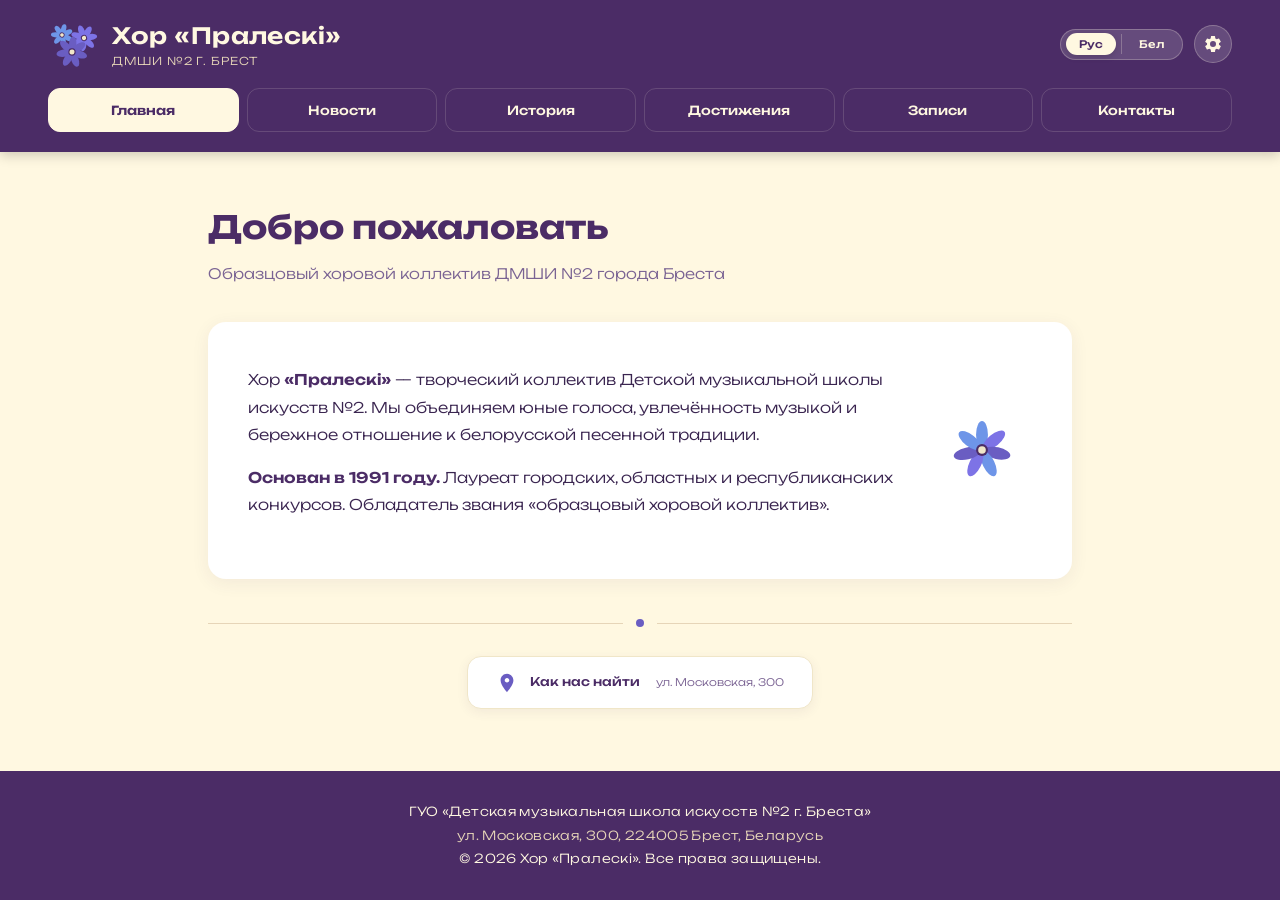
<file: index.html>
<!DOCTYPE html>
<html lang="ru">
<head>
  <meta charset="UTF-8">
  <meta name="viewport" content="width=device-width, initial-scale=1.0, maximum-scale=5.0, user-scalable=yes">
  <title>Хор «Пралескі» — ДМШИ №2 Брест</title>
  <link rel="preconnect" href="https://fonts.googleapis.com">
  <link rel="preconnect" href="https://fonts.gstatic.com" crossorigin>
  <link href="https://fonts.googleapis.com/css2?family=Unbounded:wght@300;400;500;600;700&display=swap" rel="stylesheet">
  <style>
    :root {
      --bg-body: #FFF8E1;
      --bg-header: #4B2C66;
      --bg-footer: #4B2C66;
      --bg-card: #ffffff;
      --bg-welcome: #ffffff;
      --text-primary: #4B2C66;
      --text-secondary: #3A2550;
      --text-muted: #7A6393;
      --text-header: #FFF8E1;
      --text-footer: #FFF8E1;
      --text-footer-address: #E6D5B8;
      --border-light: #E6D5B8;
      --border-card: #F0E6C8;
      --shadow: rgba(75, 44, 102, 0.07);
      --shadow-hover: rgba(75, 44, 102, 0.12);
      --nav-hover-bg: rgba(255, 248, 225, 0.1);
      --nav-border: rgba(255, 248, 225, 0.15);
      --divider-line: #E6D5B8;
      --divider-dot: #6A5DC2;
      --icon-fill: #6A5DC2;
      --btn-toggle-bg: rgba(255, 255, 255, 0.15);
      --btn-toggle-hover: rgba(255, 255, 255, 0.25);
      --btn-toggle-border: rgba(255, 248, 225, 0.25);
      --btn-toggle-color: #FFF8E1;
      --btn-toggle-active-bg: #FFF8E1;
      --btn-toggle-active-color: #4B2C66;
      --font-scale: 1;
    }

    @media (prefers-color-scheme: dark) {
      :root:not([data-theme="light"]) {
        --bg-body: #2C1F3A;
        --bg-header: #1F1429;
        --bg-footer: #1F1429;
        --bg-card: #3A2A4A;
        --bg-welcome: #3A2A4A;
        --text-primary: #F0E6C8;
        --text-secondary: #D8CBB5;
        --text-muted: #B09BB0;
        --text-header: #FFF8E1;
        --text-footer: #FFF8E1;
        --text-footer-address: #B09BB0;
        --border-light: #5A4A6A;
        --border-card: #5A4A6A;
        --shadow: rgba(0, 0, 0, 0.3);
        --shadow-hover: rgba(0, 0, 0, 0.4);
        --nav-hover-bg: rgba(255, 248, 225, 0.08);
        --nav-border: rgba(255, 248, 225, 0.1);
        --divider-line: #5A4A6A;
        --divider-dot: #B09BB0;
        --icon-fill: #B09BB0;
        --btn-toggle-bg: rgba(255, 248, 225, 0.10);
        --btn-toggle-hover: rgba(255, 248, 225, 0.20);
        --btn-toggle-border: rgba(255, 248, 225, 0.15);
        --btn-toggle-color: #F0E6C8;
        --btn-toggle-active-bg: #F0E6C8;
        --btn-toggle-active-color: #2C1F3A;
      }
    }

    [data-theme="dark"] {
      --bg-body: #2C1F3A;
      --bg-header: #1F1429;
      --bg-footer: #1F1429;
      --bg-card: #3A2A4A;
      --bg-welcome: #3A2A4A;
      --text-primary: #F0E6C8;
      --text-secondary: #D8CBB5;
      --text-muted: #B09BB0;
      --text-header: #FFF8E1;
      --text-footer: #FFF8E1;
      --text-footer-address: #B09BB0;
      --border-light: #5A4A6A;
      --border-card: #5A4A6A;
      --shadow: rgba(0, 0, 0, 0.3);
      --shadow-hover: rgba(0, 0, 0, 0.4);
      --nav-hover-bg: rgba(255, 248, 225, 0.08);
      --nav-border: rgba(255, 248, 225, 0.1);
      --divider-line: #5A4A6A;
      --divider-dot: #B09BB0;
      --icon-fill: #B09BB0;
      --btn-toggle-bg: rgba(255, 248, 225, 0.10);
      --btn-toggle-hover: rgba(255, 248, 225, 0.20);
      --btn-toggle-border: rgba(255, 248, 225, 0.15);
      --btn-toggle-color: #F0E6C8;
      --btn-toggle-active-bg: #F0E6C8;
      --btn-toggle-active-color: #2C1F3A;
    }

    [data-theme="light"] {
      --bg-body: #FFF8E1;
      --bg-header: #4B2C66;
      --bg-footer: #4B2C66;
      --bg-card: #ffffff;
      --bg-welcome: #ffffff;
      --text-primary: #4B2C66;
      --text-secondary: #3A2550;
      --text-muted: #7A6393;
      --text-header: #FFF8E1;
      --text-footer: #FFF8E1;
      --text-footer-address: #E6D5B8;
      --border-light: #E6D5B8;
      --border-card: #F0E6C8;
      --shadow: rgba(75, 44, 102, 0.07);
      --shadow-hover: rgba(75, 44, 102, 0.12);
      --nav-hover-bg: rgba(255, 248, 225, 0.1);
      --nav-border: rgba(255, 248, 225, 0.15);
      --divider-line: #E6D5B8;
      --divider-dot: #6A5DC2;
      --icon-fill: #6A5DC2;
      --btn-toggle-bg: rgba(255, 255, 255, 0.15);
      --btn-toggle-hover: rgba(255, 255, 255, 0.25);
      --btn-toggle-border: rgba(255, 248, 225, 0.25);
      --btn-toggle-color: #FFF8E1;
      --btn-toggle-active-bg: #FFF8E1;
      --btn-toggle-active-color: #4B2C66;
    }

    * { margin: 0; padding: 0; box-sizing: border-box; -webkit-tap-highlight-color: transparent; }
    html { font-size: calc(16px * var(--font-scale)); }
    body {
      background-color: var(--bg-body);
      font-family: 'Unbounded', sans-serif;
      color: var(--text-primary);
      line-height: 1.7;
      min-height: 100vh;
      display: flex;
      flex-direction: column;
    }
    a { text-decoration: none; color: inherit; }
    ul { list-style: none; }
    button { -webkit-tap-highlight-color: transparent; outline: none; border: none; background: none; cursor: pointer; font-family: inherit; }

    .site-header {
      background-color: var(--bg-header);
      padding: 1.2rem 3rem;
      display: flex;
      flex-direction: column;
      gap: 1.2rem;
      box-shadow: 0 3px 12px rgba(0,0,0,0.2);
    }
    .header-top {
      display: flex;
      align-items: center;
      justify-content: space-between;
      gap: 0.9rem;
    }
    .header-left { display: flex; align-items: center; gap: 0.9rem; }
    .logo-icon { width: 50px; height: 50px; flex-shrink: 0; }
    .site-title {
      font-size: 1.4rem;
      font-weight: 600;
      color: var(--text-header);
      letter-spacing: 0.02em;
      line-height: 1.3;
    }
    .site-title small {
      display: block;
      font-size: 0.68rem;
      font-weight: 300;
      color: var(--text-footer-address);
      letter-spacing: 0.08em;
      margin-top: 4px;
      text-transform: uppercase;
    }

    .header-controls {
      display: flex;
      align-items: center;
      gap: 0.7rem;
      flex-shrink: 0;
    }

    .toggle-group {
      display: flex;
      align-items: center;
      gap: 0.3rem;
      background: var(--btn-toggle-bg);
      border-radius: 30px;
      padding: 0.2rem 0.3rem;
      border: 1px solid var(--btn-toggle-border);
    }
    .toggle-btn {
      padding: 0.3rem 0.8rem;
      border-radius: 30px;
      font-size: 0.65rem;
      font-weight: 500;
      color: var(--btn-toggle-color);
      transition: background 0.2s, color 0.2s;
      white-space: nowrap;
    }
    .toggle-btn:hover { background: var(--btn-toggle-hover); }
    .toggle-btn.active {
      background: var(--btn-toggle-active-bg);
      color: var(--btn-toggle-active-color);
      box-shadow: 0 2px 6px rgba(0,0,0,0.15);
    }
    .toggle-separator {
      width: 1px;
      height: 20px;
      background: var(--btn-toggle-border);
    }

    /* Settings button */
    .settings-btn {
      width: 38px;
      height: 38px;
      border-radius: 50%;
      background: var(--btn-toggle-bg);
      border: 1px solid var(--btn-toggle-border);
      display: flex;
      align-items: center;
      justify-content: center;
      color: var(--btn-toggle-color);
      transition: background 0.2s;
    }
    .settings-btn:hover { background: var(--btn-toggle-hover); }
    .settings-btn svg { width: 20px; height: 20px; fill: currentColor; }

    /* Settings panel */
    .settings-panel {
      position: absolute;
      top: 100%;
      right: 0;
      margin-top: 8px;
      background: var(--bg-card);
      border: 1px solid var(--border-card);
      border-radius: 14px;
      padding: 1rem;
      box-shadow: 0 8px 24px var(--shadow-hover);
      min-width: 220px;
      z-index: 100;
      display: none;
      color: var(--text-primary);
    }
    .settings-panel.open { display: block; }
    .settings-panel h4 {
      font-size: 0.75rem;
      font-weight: 600;
      margin-bottom: 0.6rem;
      color: var(--text-muted);
      text-transform: uppercase;
      letter-spacing: 0.05em;
    }
    .settings-row {
      display: flex;
      gap: 0.4rem;
      margin-bottom: 1rem;
      flex-wrap: wrap;
    }
    .settings-option {
      flex: 1;
      min-width: 60px;
      padding: 0.45rem 0.5rem;
      border-radius: 10px;
      font-size: 0.68rem;
      font-weight: 500;
      text-align: center;
      background: var(--bg-body);
      border: 1px solid var(--border-card);
      color: var(--text-primary);
      transition: background 0.15s;
    }
    .settings-option.active {
      background: var(--btn-toggle-active-bg);
      color: var(--btn-toggle-active-color);
      border-color: transparent;
    }
    .settings-option:hover:not(.active) { background: var(--nav-hover-bg); }

    .header-controls { position: relative; }

    .main-nav { width: 100%; }
    .nav-list {
      display: grid;
      grid-template-columns: repeat(6, 1fr);
      gap: 0.5rem;
    }
    .nav-list a {
      display: block;
      text-align: center;
      padding: 0.65rem 0.5rem;
      font-size: 0.78rem;
      font-weight: 500;
      color: var(--text-footer);
      border-radius: 12px;
      border: 1px solid var(--nav-border);
      transition: background-color 0.15s, border-color 0.15s;
    }
    .nav-list a:hover {
      background-color: var(--nav-hover-bg);
      border-color: rgba(255,248,225,0.3);
    }
    .nav-list a.active-page {
      color: var(--btn-toggle-active-color);
      font-weight: 600;
      background-color: var(--btn-toggle-active-bg);
      border-color: var(--btn-toggle-active-bg);
    }

    .main-content {
      flex: 1;
      padding: 3rem 3rem 2rem;
      max-width: 960px;
      margin: 0 auto;
      width: 100%;
    }
    .page-title {
      font-size: 2rem;
      font-weight: 700;
      color: var(--text-primary);
      margin-bottom: 0.5rem;
    }
    .page-subtitle {
      font-size: 0.9rem;
      font-weight: 300;
      color: var(--text-muted);
      margin-bottom: 2.2rem;
    }

    .welcome-block {
      background-color: var(--bg-welcome);
      border-radius: 18px;
      padding: 2.8rem 2.5rem;
      box-shadow: 0 4px 18px var(--shadow);
      display: flex;
      flex-wrap: wrap;
      align-items: center;
      gap: 2rem;
      margin-bottom: 2.5rem;
    }
    .welcome-text { flex: 1 1 280px; }
    .welcome-text p {
      font-size: 0.92rem;
      font-weight: 300;
      color: var(--text-secondary);
      margin-bottom: 1rem;
      line-height: 1.85;
    }
    .welcome-text .highlight { font-weight: 600; color: var(--text-primary); }
    .hero-svg { flex: 0 0 auto; width: 100px; height: 100px; }

    .divider {
      display: flex;
      align-items: center;
      gap: 0.8rem;
      margin: 2.2rem 0 1.8rem;
    }
    .divider-line { flex: 1; height: 1px; background-color: var(--divider-line); }
    .divider-icon {
      width: 8px; height: 8px;
      background-color: var(--divider-dot);
      border-radius: 50%;
    }

    .find-us-section { display: flex; justify-content: center; }
    .find-us-card {
      background-color: var(--bg-card);
      border-radius: 14px;
      padding: 0.9rem 1.8rem;
      box-shadow: 0 3px 12px var(--shadow);
      border: 1px solid var(--border-card);
      display: inline-flex;
      align-items: center;
      gap: 0.7rem;
      font-weight: 500;
      font-size: 0.75rem;
      color: var(--text-primary);
      transition: transform 0.15s, box-shadow 0.15s;
    }
    .find-us-card:hover {
      transform: translateY(-2px);
      box-shadow: 0 6px 16px var(--shadow-hover);
    }
    .find-us-card svg { width: 22px; height: 22px; fill: var(--icon-fill); }
    .find-us-card .address {
      font-weight: 300;
      font-size: 0.65rem;
      color: var(--text-muted);
      margin-left: 0.3rem;
    }

    .site-footer {
      background-color: var(--bg-footer);
      color: var(--text-footer);
      text-align: center;
      padding: 1.8rem 1.5rem;
      font-size: 0.78rem;
      font-weight: 300;
      letter-spacing: 0.03em;
      margin-top: auto;
      line-height: 1.9;
    }
    .site-footer .footer-address { color: var(--text-footer-address); }

    @media (max-width: 900px) {
      .site-header { padding: 1.2rem 1.4rem; }
      .header-top { flex-wrap: wrap; gap: 0.6rem; }
      .header-left { flex: 1 1 auto; }
      .header-controls { margin-left: auto; }
      .site-title { font-size: 1.1rem; }
      .site-title small { font-size: 0.6rem; }
      .nav-list { grid-template-columns: repeat(3, 1fr); }
      .nav-list a { padding: 0.55rem 0.4rem; font-size: 0.72rem; }
      .main-content { padding: 2rem 1.4rem 1.5rem; }
      .welcome-block { padding: 2rem 1.4rem; flex-direction: column; text-align: center; }
      .page-title { font-size: 1.7rem; }
      .find-us-card { font-size: 0.7rem; padding: 0.7rem 1.2rem; flex-wrap: wrap; justify-content: center; }
      .find-us-card .address { display: block; width: 100%; text-align: center; margin-left: 0; }
    }
  </style>
</head>
<body>
  <header class="site-header">
    <div class="header-top">
      <div class="header-left">
        <svg viewBox="0 0 100 100" xmlns="http://www.w3.org/2000/svg" class="logo-icon" aria-label="Логотип хора Пралескі">
          <g transform="translate(28, 32) scale(0.65) rotate(15)">
            <ellipse cx="0" cy="-18" rx="8" ry="16" fill="#6E95E8"/>
            <ellipse cx="0" cy="-18" rx="8" ry="16" fill="#6E95E8" transform="rotate(51)"/>
            <ellipse cx="0" cy="-18" rx="8" ry="16" fill="#6E95E8" transform="rotate(102)"/>
            <ellipse cx="0" cy="-18" rx="8" ry="16" fill="#6E95E8" transform="rotate(154)"/>
            <ellipse cx="0" cy="-18" rx="8" ry="16" fill="#6E95E8" transform="rotate(206)"/>
            <ellipse cx="0" cy="-18" rx="8" ry="16" fill="#6E95E8" transform="rotate(257)"/>
            <ellipse cx="0" cy="-18" rx="8" ry="16" fill="#6E95E8" transform="rotate(308)"/>
            <circle cx="0" cy="0" r="8" fill="#4B2C66"/>
            <circle cx="0" cy="0" r="5.5" fill="#F0E6C8"/>
          </g>
          <g transform="translate(72, 38) scale(0.78) rotate(-20)">
            <ellipse cx="0" cy="-18" rx="8" ry="16" fill="#7D73E6"/>
            <ellipse cx="0" cy="-18" rx="8" ry="16" fill="#7D73E6" transform="rotate(51)"/>
            <ellipse cx="0" cy="-18" rx="8" ry="16" fill="#7D73E6" transform="rotate(102)"/>
            <ellipse cx="0" cy="-18" rx="8" ry="16" fill="#7D73E6" transform="rotate(154)"/>
            <ellipse cx="0" cy="-18" rx="8" ry="16" fill="#7D73E6" transform="rotate(206)"/>
            <ellipse cx="0" cy="-18" rx="8" ry="16" fill="#7D73E6" transform="rotate(257)"/>
            <ellipse cx="0" cy="-18" rx="8" ry="16" fill="#7D73E6" transform="rotate(308)"/>
            <circle cx="0" cy="0" r="8" fill="#4B2C66"/>
            <circle cx="0" cy="0" r="5.5" fill="#F0E6C8"/>
          </g>
          <g transform="translate(48, 66) scale(0.92) rotate(5)">
            <ellipse cx="0" cy="-18" rx="8" ry="16" fill="#6A5DC2"/>
            <ellipse cx="0" cy="-18" rx="8" ry="16" fill="#6A5DC2" transform="rotate(51)"/>
            <ellipse cx="0" cy="-18" rx="8" ry="16" fill="#6A5DC2" transform="rotate(102)"/>
            <ellipse cx="0" cy="-18" rx="8" ry="16" fill="#6A5DC2" transform="rotate(154)"/>
            <ellipse cx="0" cy="-18" rx="8" ry="16" fill="#6A5DC2" transform="rotate(206)"/>
            <ellipse cx="0" cy="-18" rx="8" ry="16" fill="#6A5DC2" transform="rotate(257)"/>
            <ellipse cx="0" cy="-18" rx="8" ry="16" fill="#6A5DC2" transform="rotate(308)"/>
            <circle cx="0" cy="0" r="8" fill="#4B2C66"/>
            <circle cx="0" cy="0" r="5.5" fill="#F0E6C8"/>
          </g>
        </svg>
        <div class="site-title">
          <span data-lang-key="site-title">Хор «Пралескі»</span>
          <small data-lang-key="site-subtitle">ДМШИ №2 г. Брест</small>
        </div>
      </div>

      <div class="header-controls">
        <div class="toggle-group" role="group" aria-label="Выбор языка">
          <button class="toggle-btn active" data-lang-btn="ru">Рус</button>
          <span class="toggle-separator"></span>
          <button class="toggle-btn" data-lang-btn="be">Бел</button>
        </div>

        <button class="settings-btn" id="settingsBtn" aria-label="Настройки" title="Настройки">
          <svg viewBox="0 0 24 24"><path d="M19.14 12.94c.04-.31.06-.63.06-.94 0-.31-.02-.63-.06-.94l2.03-1.58a.49.49 0 0 0 .12-.61l-1.92-3.32a.49.49 0 0 0-.59-.22l-2.39.96c-.5-.38-1.03-.7-1.62-.94l-.36-2.54a.48.48 0 0 0-.48-.41h-3.84c-.24 0-.43.17-.47.41l-.36 2.54c-.59.24-1.13.57-1.62.94l-2.39-.96a.49.49 0 0 0-.59.22L2.74 8.87a.49.49 0 0 0 .12.61l2.03 1.58c-.04.31-.06.63-.06.94s.02.63.06.94l-2.03 1.58a.49.49 0 0 0-.12.61l1.92 3.32c.12.22.37.29.59.22l2.39-.96c.5.38 1.03.7 1.62.94l.36 2.54c.05.24.24.41.48.41h3.84c.24 0 .44-.17.47-.41l.36-2.54c.59-.24 1.13-.56 1.62-.94l2.39.96c.22.08.47 0 .59-.22l1.92-3.32a.49.49 0 0 0-.12-.61l-2.01-1.58zM12 15.6A3.6 3.6 0 1 1 12 8.4a3.6 3.6 0 0 1 0 7.2z"/></svg>
        </button>

        <div class="settings-panel" id="settingsPanel">
          <h4>Тема</h4>
          <div class="settings-row">
            <button class="settings-option" data-theme="system">Системная</button>
            <button class="settings-option" data-theme="light">
              <svg width="14" height="14" viewBox="0 0 24 24" style="vertical-align:-2px;margin-right:3px"><circle cx="12" cy="12" r="5" fill="currentColor"/><path d="M12 1v2M12 21v2M4.22 4.22l1.42 1.42M18.36 18.36l1.42 1.42M1 12h2M21 12h2M4.22 19.78l1.42-1.42M18.36 5.64l1.42-1.42" stroke="currentColor" stroke-width="2" fill="none"/></svg>
              Свет
            </button>
            <button class="settings-option" data-theme="dark">
              <svg width="14" height="14" viewBox="0 0 24 24" style="vertical-align:-2px;margin-right:3px"><path d="M21 12.79A9 9 0 1 1 11.21 3 7 7 0 0 0 21 12.79z" fill="currentColor"/></svg>
              Тём
            </button>
          </div>
          <h4>Размер шрифта</h4>
          <div class="settings-row">
            <button class="settings-option" data-font="0.9">Мелкий</button>
            <button class="settings-option" data-font="1">Обычный</button>
            <button class="settings-option" data-font="1.15">Крупный</button>
          </div>
        </div>
      </div>
    </div>

    <nav class="main-nav" aria-label="Основное меню">
      <ul class="nav-list">
        <li><a href="index.html" class="active-page" data-lang-key="nav-home">Главная</a></li>
        <li><a href="news.html" data-lang-key="nav-news">Новости</a></li>
        <li><a href="history.html" data-lang-key="nav-history">История</a></li>
        <li><a href="achievements.html" data-lang-key="nav-achievements">Достижения</a></li>
        <li><a href="recordings.html" data-lang-key="nav-recordings">Записи</a></li>
        <li><a href="contacts.html" data-lang-key="nav-contacts">Контакты</a></li>
      </ul>
    </nav>
  </header>

  <main class="main-content">
    <h1 class="page-title" data-lang-key="page-title">Добро пожаловать</h1>
    <p class="page-subtitle" data-lang-key="page-subtitle">Образцовый хоровой коллектив ДМШИ №2 города Бреста</p>

    <div class="welcome-block">
      <div class="welcome-text">
        <p data-lang-key="welcome-p1">
          Хор <span class="highlight" data-lang-key="welcome-highlight">«Пралескі»</span> — творческий коллектив Детской музыкальной школы искусств №2.
          Мы объединяем юные голоса, увлечённость музыкой и бережное отношение к белорусской песенной традиции.
        </p>
        <p data-lang-key="welcome-p2">
          <span class="highlight" data-lang-key="welcome-founded">Основан в 1991 году.</span> Лауреат городских, областных и республиканских конкурсов.
          Обладатель звания «образцовый хоровой коллектив».
        </p>
      </div>
      <div class="hero-svg" aria-hidden="true">
        <svg viewBox="0 0 100 100" width="100" height="100">
          <g transform="translate(50,50) scale(0.85)">
            <ellipse cx="0" cy="-18" rx="7" ry="16" fill="#6E95E8" transform="rotate(0)"/>
            <ellipse cx="0" cy="-18" rx="7" ry="16" fill="#7D73E6" transform="rotate(51)"/>
            <ellipse cx="0" cy="-18" rx="7" ry="16" fill="#6A5DC2" transform="rotate(102)"/>
            <ellipse cx="0" cy="-18" rx="7" ry="16" fill="#6E95E8" transform="rotate(154)"/>
            <ellipse cx="0" cy="-18" rx="7" ry="16" fill="#7D73E6" transform="rotate(206)"/>
            <ellipse cx="0" cy="-18" rx="7" ry="16" fill="#6A5DC2" transform="rotate(257)"/>
            <ellipse cx="0" cy="-18" rx="7" ry="16" fill="#6E95E8" transform="rotate(308)"/>
            <circle cx="0" cy="0" r="7" fill="#4B2C66"/>
            <circle cx="0" cy="0" r="4.5" fill="#F0E6C8"/>
          </g>
        </svg>
      </div>
    </div>

    <div class="divider">
      <span class="divider-line"></span>
      <span class="divider-icon"></span>
      <span class="divider-line"></span>
    </div>

    <div class="find-us-section">
      <a href="address.html" class="find-us-card">
        <svg viewBox="0 0 24 24"><path d="M12 2C8.13 2 5 5.13 5 9c0 5.25 7 13 7 13s7-7.75 7-13c0-3.87-3.13-7-7-7zm0 9.5c-1.38 0-2.5-1.12-2.5-2.5S10.62 6.5 12 6.5s2.5 1.12 2.5 2.5S13.38 11.5 12 11.5z"/></svg>
        <span data-lang-key="find-us-label">Как нас найти</span>
        <span class="address" data-lang-key="find-us-address">ул. Московская, 300</span>
      </a>
    </div>
  </main>

  <footer class="site-footer">
    <p data-lang-key="footer-school">ГУО «Детская музыкальная школа искусств №2 г. Бреста»</p>
    <p class="footer-address" data-lang-key="footer-address">ул. Московская, 300, 224005 Брест, Беларусь</p>
    <p data-lang-key="footer-copyright">&copy; 2026 Хор «Пралескі». Все права защищены.</p>
  </footer>

  <script>
    (function() {
      const root = document.documentElement;
      const settingsBtn = document.getElementById('settingsBtn');
      const settingsPanel = document.getElementById('settingsPanel');

      // Theme
      function applyTheme(theme) {
        if (theme === 'system') {
          root.removeAttribute('data-theme');
        } else {
          root.setAttribute('data-theme', theme);
        }
        localStorage.setItem('pra-theme', theme);
        document.querySelectorAll('[data-theme]').forEach(btn => {
          btn.classList.toggle('active', btn.getAttribute('data-theme') === theme);
        });
      }

      // Font size
      function applyFont(scale) {
        root.style.setProperty('--font-scale', scale);
        localStorage.setItem('pra-font', scale);
        document.querySelectorAll('[data-font]').forEach(btn => {
          btn.classList.toggle('active', btn.getAttribute('data-font') === scale);
        });
      }

      // Init
      const savedTheme = localStorage.getItem('pra-theme') || 'system';
      const savedFont = localStorage.getItem('pra-font') || '1';
      applyTheme(savedTheme);
      applyFont(savedFont);

      // Settings toggle
      settingsBtn.addEventListener('click', e => {
        e.stopPropagation();
        settingsPanel.classList.toggle('open');
      });
      document.addEventListener('click', () => settingsPanel.classList.remove('open'));
      settingsPanel.addEventListener('click', e => e.stopPropagation());

      document.querySelectorAll('[data-theme]').forEach(btn => {
        btn.addEventListener('click', () => applyTheme(btn.getAttribute('data-theme')));
      });
      document.querySelectorAll('[data-font]').forEach(btn => {
        btn.addEventListener('click', () => applyFont(btn.getAttribute('data-font')));
      });

      // Language (same as before)
      const langBtns = document.querySelectorAll('[data-lang-btn]');
      const translations = {
        ru: {
          'site-title': 'Хор «Пралескі»',
          'site-subtitle': 'ДМШИ №2 г. Брест',
          'nav-home': 'Главная',
          'nav-news': 'Новости',
          'nav-history': 'История',
          'nav-achievements': 'Достижения',
          'nav-recordings': 'Записи',
          'nav-contacts': 'Контакты',
          'page-title': 'Добро пожаловать',
          'page-subtitle': 'Образцовый хоровой коллектив ДМШИ №2 города Бреста',
          'welcome-p1': 'Хор <span class="highlight" data-lang-key="welcome-highlight">«Пралескі»</span> — творческий коллектив Детской музыкальной школы искусств №2. Мы объединяем юные голоса, увлечённость музыкой и бережное отношение к белорусской песенной традиции.',
          'welcome-p2': '<span class="highlight" data-lang-key="welcome-founded">Основан в 1991 году.</span> Лауреат городских, областных и республиканских конкурсов. Обладатель звания «образцовый хоровой коллектив».',
          'welcome-highlight': '«Пралескі»',
          'welcome-founded': 'Основан в 1991 году.',
          'find-us-label': 'Как нас найти',
          'find-us-address': 'ул. Московская, 300',
          'footer-school': 'ГУО «Детская музыкальная школа искусств №2 г. Бреста»',
          'footer-address': 'ул. Московская, 300, 224005 Брест, Беларусь',
          'footer-copyright': '© 2026 Хор «Пралескі». Все права защищены.'
        },
        be: {
          'site-title': 'Хор «Пралескі»',
          'site-subtitle': 'ДМШІ №2 г. Брэст',
          'nav-home': 'Галоўная',
          'nav-news': 'Навіны',
          'nav-history': 'Гісторыя',
          'nav-achievements': 'Дасягненні',
          'nav-recordings': 'Запісы',
          'nav-contacts': 'Кантакты',
          'page-title': 'Сардэчна запрашаем',
          'page-subtitle': 'Узорны харавы калектыў ДМШІ №2 г. Брэста',
          'welcome-p1': 'Хор <span class="highlight" data-lang-key="welcome-highlight">«Пралескі»</span> — творчы калектыў Дзіцячай музычнай школы мастацтваў №2. Мы аб\'ядноўваем юныя галасы, захапленне музыкай і беражлівыя адносіны да беларускай песеннай традыцыі.',
          'welcome-p2': '<span class="highlight" data-lang-key="welcome-founded">Заснаваны ў 1991 годзе.</span> Лаўрэат гарадскіх, абласных і рэспубліканскіх конкурсаў. Уладальнік звання «узорны харавы калектыў».',
          'welcome-highlight': '«Пралескі»',
          'welcome-founded': 'Заснаваны ў 1991 годзе.',
          'find-us-label': 'Як нас знайсці',
          'find-us-address': 'вул. Маскоўская, 300',
          'footer-school': 'ДУА «Дзіцячая музычная школа мастацтваў №2 г. Брэста»',
          'footer-address': 'вул. Маскоўская, 300, 224005 Брэст, Беларусь',
          'footer-copyright': '© 2026 Хор «Пралескі». Усе правы абаронены.'
        }
      };

      function setLanguage(lang) {
        document.querySelectorAll('[data-lang-key]').forEach(el => {
          const key = el.getAttribute('data-lang-key');
          if (translations[lang] && translations[lang][key] !== undefined) {
            el.innerHTML = translations[lang][key];
          }
        });
        langBtns.forEach(btn => {
          btn.classList.toggle('active', btn.getAttribute('data-lang-btn') === lang);
        });
        localStorage.setItem('pra-leski-lang', lang);
      }

      langBtns.forEach(btn => {
        btn.addEventListener('click', () => setLanguage(btn.getAttribute('data-lang-btn')));
      });

      const savedLang = localStorage.getItem('pra-leski-lang') || 'ru';
      setLanguage(savedLang);
    })();
  </script>
</body>
</html>
</file>
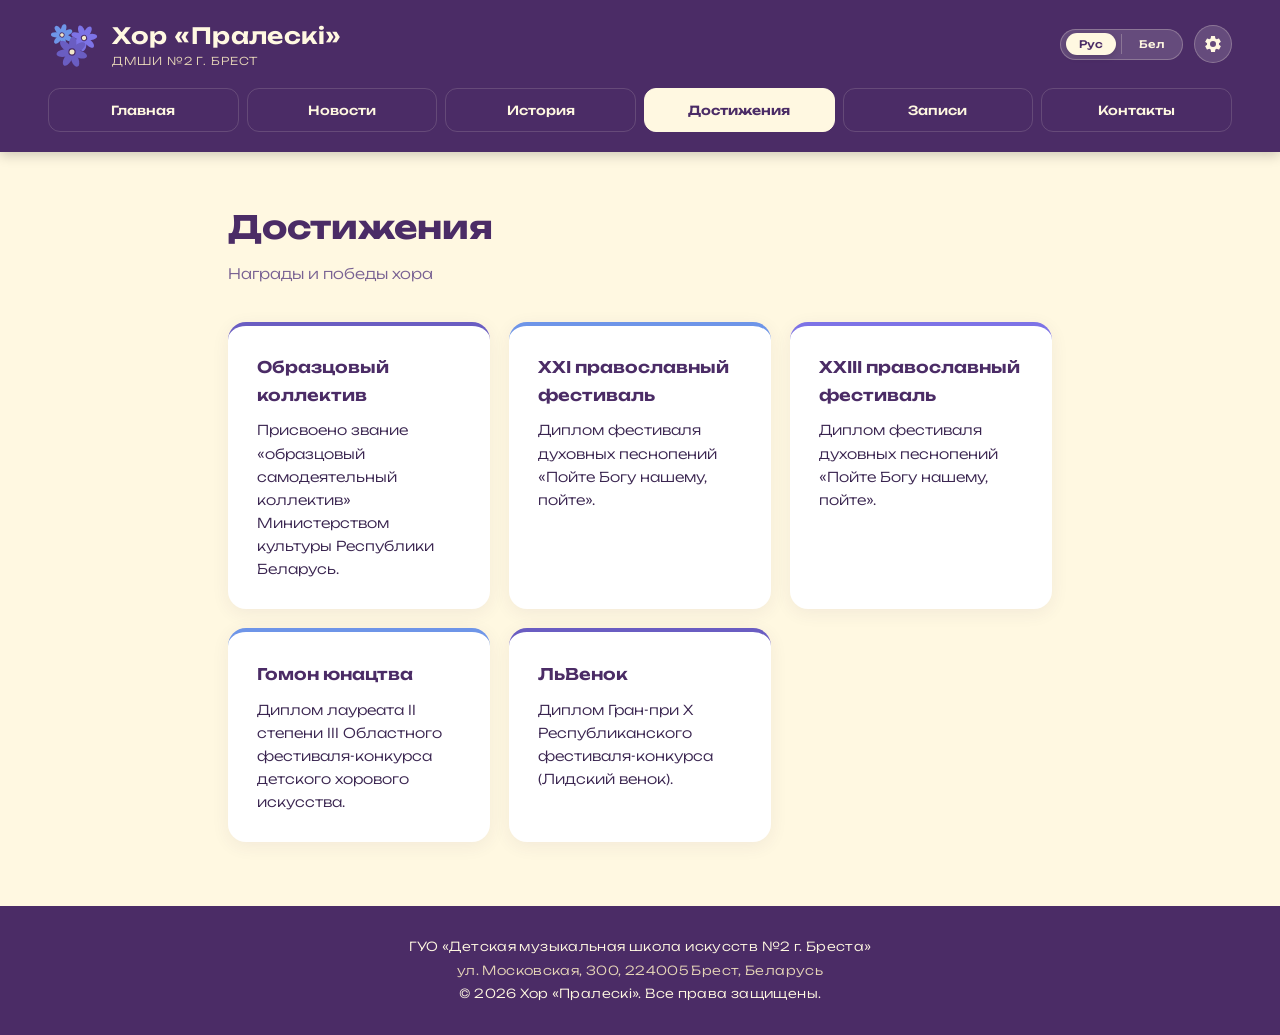
<file: achievements.html>
<!DOCTYPE html>
<html lang="ru">
<head>
  <meta charset="UTF-8">
  <meta name="viewport" content="width=device-width, initial-scale=1.0, maximum-scale=5.0, user-scalable=yes">
  <title>Достижения — Хор «Пралескі» ДМШИ №2 Брест</title>
  <link rel="preconnect" href="https://fonts.googleapis.com">
  <link rel="preconnect" href="https://fonts.gstatic.com" crossorigin>
  <link href="https://fonts.googleapis.com/css2?family=Unbounded:wght@300;400;500;600;700&display=swap" rel="stylesheet">
  <style>
    :root {
      --bg-body:#FFF8E1;--bg-header:#4B2C66;--bg-footer:#4B2C66;--bg-card:#ffffff;
      --text-primary:#4B2C66;--text-secondary:#3A2550;--text-muted:#7A6393;--text-header:#FFF8E1;--text-footer:#FFF8E1;--text-footer-address:#E6D5B8;
      --border-card:#F0E6C8;--shadow:rgba(75,44,102,0.07);--shadow-hover:rgba(75,44,102,0.12);
      --nav-hover-bg:rgba(255,248,225,0.1);--nav-border:rgba(255,248,225,0.15);
      --btn-toggle-bg:rgba(255,255,255,0.15);--btn-toggle-hover:rgba(255,255,255,0.25);--btn-toggle-border:rgba(255,248,225,0.25);
      --btn-toggle-color:#FFF8E1;--btn-toggle-active-bg:#FFF8E1;--btn-toggle-active-color:#4B2C66;
      --card-border-top:#6A5DC2;--font-scale:1;
    }
    @media (prefers-color-scheme: dark) {
      :root:not([data-theme="light"]) {
        --bg-body:#2C1F3A;--bg-header:#1F1429;--bg-footer:#1F1429;--bg-card:#3A2A4A;
        --text-primary:#F0E6C8;--text-secondary:#D8CBB5;--text-muted:#B09BB0;--text-header:#FFF8E1;--text-footer:#FFF8E1;--text-footer-address:#B09BB0;
        --border-card:#5A4A6A;--shadow:rgba(0,0,0,0.3);--shadow-hover:rgba(0,0,0,0.4);
        --nav-hover-bg:rgba(255,248,225,0.08);--nav-border:rgba(255,248,225,0.1);
        --btn-toggle-bg:rgba(255,248,225,0.10);--btn-toggle-hover:rgba(255,248,225,0.20);--btn-toggle-border:rgba(255,248,225,0.15);
        --btn-toggle-color:#F0E6C8;--btn-toggle-active-bg:#F0E6C8;--btn-toggle-active-color:#2C1F3A;
        --card-border-top:#B09BB0;
      }
    }
    [data-theme="dark"] {
      --bg-body:#2C1F3A;--bg-header:#1F1429;--bg-footer:#1F1429;--bg-card:#3A2A4A;
      --text-primary:#F0E6C8;--text-secondary:#D8CBB5;--text-muted:#B09BB0;--text-header:#FFF8E1;--text-footer:#FFF8E1;--text-footer-address:#B09BB0;
      --border-card:#5A4A6A;--shadow:rgba(0,0,0,0.3);--shadow-hover:rgba(0,0,0,0.4);
      --nav-hover-bg:rgba(255,248,225,0.08);--nav-border:rgba(255,248,225,0.1);
      --btn-toggle-bg:rgba(255,248,225,0.10);--btn-toggle-hover:rgba(255,248,225,0.20);--btn-toggle-border:rgba(255,248,225,0.15);
      --btn-toggle-color:#F0E6C8;--btn-toggle-active-bg:#F0E6C8;--btn-toggle-active-color:#2C1F3A;
      --card-border-top:#B09BB0;
    }
    [data-theme="light"] {
      --bg-body:#FFF8E1;--bg-header:#4B2C66;--bg-footer:#4B2C66;--bg-card:#ffffff;
      --text-primary:#4B2C66;--text-secondary:#3A2550;--text-muted:#7A6393;--text-header:#FFF8E1;--text-footer:#FFF8E1;--text-footer-address:#E6D5B8;
      --border-card:#F0E6C8;--shadow:rgba(75,44,102,0.07);--shadow-hover:rgba(75,44,102,0.12);
      --nav-hover-bg:rgba(255,248,225,0.1);--nav-border:rgba(255,248,225,0.15);
      --btn-toggle-bg:rgba(255,255,255,0.15);--btn-toggle-hover:rgba(255,255,255,0.25);--btn-toggle-border:rgba(255,248,225,0.25);
      --btn-toggle-color:#FFF8E1;--btn-toggle-active-bg:#FFF8E1;--btn-toggle-active-color:#4B2C66;
      --card-border-top:#6A5DC2;
    }
    *{margin:0;padding:0;box-sizing:border-box;-webkit-tap-highlight-color:transparent}
    html{font-size:calc(16px * var(--font-scale))}
    body{background:var(--bg-body);font-family:'Unbounded',sans-serif;color:var(--text-primary);line-height:1.7;min-height:100vh;display:flex;flex-direction:column}
    a{text-decoration:none;color:inherit}ul{list-style:none}
    button{-webkit-tap-highlight-color:transparent;outline:none;border:none;background:none;cursor:pointer;font-family:inherit}
    .site-header{background:var(--bg-header);padding:1.2rem 3rem;display:flex;flex-direction:column;gap:1.2rem;box-shadow:0 3px 12px rgba(0,0,0,.2)}
    .header-top{display:flex;align-items:center;justify-content:space-between;gap:.9rem}
    .header-left{display:flex;align-items:center;gap:.9rem}
    .logo-icon{width:50px;height:50px;flex-shrink:0}
    .site-title{font-size:1.4rem;font-weight:600;color:var(--text-header);letter-spacing:.02em;line-height:1.3}
    .site-title small{display:block;font-size:.68rem;font-weight:300;color:var(--text-footer-address);letter-spacing:.08em;margin-top:4px;text-transform:uppercase}
    .header-controls{display:flex;align-items:center;gap:.7rem;flex-shrink:0;position:relative}
    .toggle-group{display:flex;align-items:center;gap:.3rem;background:var(--btn-toggle-bg);border-radius:30px;padding:.2rem .3rem;border:1px solid var(--btn-toggle-border)}
    .toggle-btn{padding:.3rem .8rem;border-radius:30px;font-size:.65rem;font-weight:500;color:var(--btn-toggle-color);white-space:nowrap}
    .toggle-btn:hover{background:var(--btn-toggle-hover)}
    .toggle-btn.active{background:var(--btn-toggle-active-bg);color:var(--btn-toggle-active-color);box-shadow:0 2px 6px rgba(0,0,0,.15)}
    .toggle-separator{width:1px;height:20px;background:var(--btn-toggle-border)}
    .settings-btn{width:38px;height:38px;border-radius:50%;background:var(--btn-toggle-bg);border:1px solid var(--btn-toggle-border);display:flex;align-items:center;justify-content:center;color:var(--btn-toggle-color)}
    .settings-btn:hover{background:var(--btn-toggle-hover)}
    .settings-btn svg{width:20px;height:20px;fill:currentColor}
    .settings-panel{position:absolute;top:100%;right:0;margin-top:8px;background:var(--bg-card);border:1px solid var(--border-card);border-radius:14px;padding:1rem;box-shadow:0 8px 24px var(--shadow-hover);min-width:220px;z-index:100;display:none;color:var(--text-primary)}
    .settings-panel.open{display:block}
    .settings-panel h4{font-size:.75rem;font-weight:600;margin-bottom:.6rem;color:var(--text-muted);text-transform:uppercase;letter-spacing:.05em}
    .settings-row{display:flex;gap:.4rem;margin-bottom:1rem;flex-wrap:wrap}
    .settings-option{flex:1;min-width:60px;padding:.45rem .5rem;border-radius:10px;font-size:.68rem;font-weight:500;text-align:center;background:var(--bg-body);border:1px solid var(--border-card);color:var(--text-primary)}
    .settings-option.active{background:var(--btn-toggle-active-bg);color:var(--btn-toggle-active-color);border-color:transparent}
    .settings-option:hover:not(.active){background:var(--nav-hover-bg)}
    .main-nav{width:100%}
    .nav-list{display:grid;grid-template-columns:repeat(6,1fr);gap:.5rem}
    .nav-list a{display:block;text-align:center;padding:.65rem .5rem;font-size:.78rem;font-weight:500;color:var(--text-footer);border-radius:12px;border:1px solid var(--nav-border)}
    .nav-list a:hover{background:var(--nav-hover-bg);border-color:rgba(255,248,225,.3)}
    .nav-list a.active-page{color:var(--btn-toggle-active-color);font-weight:600;background:var(--btn-toggle-active-bg);border-color:var(--btn-toggle-active-bg)}
    .main-content{flex:1;padding:3rem 3rem 4rem;max-width:920px;margin:0 auto;width:100%}
    .page-title{font-size:2rem;font-weight:700;color:var(--text-primary);margin-bottom:.5rem}
    .page-subtitle{font-size:.9rem;font-weight:300;color:var(--text-muted);margin-bottom:2.2rem}
    .achievements-grid{display:grid;grid-template-columns:repeat(auto-fit,minmax(260px,1fr));gap:1.2rem}
    .achievement-card{background:var(--bg-card);border-radius:18px;padding:1.8rem;box-shadow:0 4px 18px var(--shadow);border-top:4px solid var(--card-border-top)}
    .achievement-card:nth-child(2n){border-top-color:#6E95E8}
    .achievement-card:nth-child(3n){border-top-color:#7D73E6}
    .achievement-card h2{font-size:1rem;font-weight:600;color:var(--text-primary);margin-bottom:.6rem}
    .achievement-card p{font-size:.85rem;font-weight:300;color:var(--text-secondary);line-height:1.7}
    .site-footer{background:var(--bg-footer);color:var(--text-footer);text-align:center;padding:1.8rem 1.5rem;font-size:.78rem;font-weight:300;letter-spacing:.03em;margin-top:auto;line-height:1.9}
    .site-footer .footer-address{color:var(--text-footer-address)}
    @media(max-width:900px){
      .site-header{padding:1.2rem 1.4rem}.header-top{flex-wrap:wrap;gap:.6rem}.header-left{flex:1 1 auto}.header-controls{margin-left:auto}
      .site-title{font-size:1.1rem}.site-title small{font-size:.6rem}.nav-list{grid-template-columns:repeat(3,1fr)}
      .nav-list a{padding:.55rem .4rem;font-size:.72rem}.main-content{padding:2rem 1.4rem 2.5rem}.page-title{font-size:1.7rem}
    }
  </style>
</head>
<body>
  <header class="site-header">
    <div class="header-top">
      <div class="header-left">
        <svg viewBox="0 0 100 100" xmlns="http://www.w3.org/2000/svg" class="logo-icon" aria-label="Логотип хора Пралескі">
          <g transform="translate(28,32) scale(0.65) rotate(15)"><ellipse cx="0" cy="-18" rx="8" ry="16" fill="#6E95E8"/><ellipse cx="0" cy="-18" rx="8" ry="16" fill="#6E95E8" transform="rotate(51)"/><ellipse cx="0" cy="-18" rx="8" ry="16" fill="#6E95E8" transform="rotate(102)"/><ellipse cx="0" cy="-18" rx="8" ry="16" fill="#6E95E8" transform="rotate(154)"/><ellipse cx="0" cy="-18" rx="8" ry="16" fill="#6E95E8" transform="rotate(206)"/><ellipse cx="0" cy="-18" rx="8" ry="16" fill="#6E95E8" transform="rotate(257)"/><ellipse cx="0" cy="-18" rx="8" ry="16" fill="#6E95E8" transform="rotate(308)"/><circle cx="0" cy="0" r="8" fill="#4B2C66"/><circle cx="0" cy="0" r="5.5" fill="#F0E6C8"/></g>
          <g transform="translate(72,38) scale(0.78) rotate(-20)"><ellipse cx="0" cy="-18" rx="8" ry="16" fill="#7D73E6"/><ellipse cx="0" cy="-18" rx="8" ry="16" fill="#7D73E6" transform="rotate(51)"/><ellipse cx="0" cy="-18" rx="8" ry="16" fill="#7D73E6" transform="rotate(102)"/><ellipse cx="0" cy="-18" rx="8" ry="16" fill="#7D73E6" transform="rotate(154)"/><ellipse cx="0" cy="-18" rx="8" ry="16" fill="#7D73E6" transform="rotate(206)"/><ellipse cx="0" cy="-18" rx="8" ry="16" fill="#7D73E6" transform="rotate(257)"/><ellipse cx="0" cy="-18" rx="8" ry="16" fill="#7D73E6" transform="rotate(308)"/><circle cx="0" cy="0" r="8" fill="#4B2C66"/><circle cx="0" cy="0" r="5.5" fill="#F0E6C8"/></g>
          <g transform="translate(48,66) scale(0.92) rotate(5)"><ellipse cx="0" cy="-18" rx="8" ry="16" fill="#6A5DC2"/><ellipse cx="0" cy="-18" rx="8" ry="16" fill="#6A5DC2" transform="rotate(51)"/><ellipse cx="0" cy="-18" rx="8" ry="16" fill="#6A5DC2" transform="rotate(102)"/><ellipse cx="0" cy="-18" rx="8" ry="16" fill="#6A5DC2" transform="rotate(154)"/><ellipse cx="0" cy="-18" rx="8" ry="16" fill="#6A5DC2" transform="rotate(206)"/><ellipse cx="0" cy="-18" rx="8" ry="16" fill="#6A5DC2" transform="rotate(257)"/><ellipse cx="0" cy="-18" rx="8" ry="16" fill="#6A5DC2" transform="rotate(308)"/><circle cx="0" cy="0" r="8" fill="#4B2C66"/><circle cx="0" cy="0" r="5.5" fill="#F0E6C8"/></g>
        </svg>
        <div class="site-title"><span data-lang-key="site-title">Хор «Пралескі»</span><small data-lang-key="site-subtitle">ДМШИ №2 г. Брест</small></div>
      </div>
      <div class="header-controls">
        <div class="toggle-group" role="group" aria-label="Выбор языка">
          <button class="toggle-btn active" data-lang-btn="ru">Рус</button><span class="toggle-separator"></span><button class="toggle-btn" data-lang-btn="be">Бел</button>
        </div>
        <button class="settings-btn" id="settingsBtn" aria-label="Настройки" title="Настройки">
          <svg viewBox="0 0 24 24"><path d="M19.14 12.94c.04-.31.06-.63.06-.94 0-.31-.02-.63-.06-.94l2.03-1.58a.49.49 0 0 0 .12-.61l-1.92-3.32a.49.49 0 0 0-.59-.22l-2.39.96c-.5-.38-1.03-.7-1.62-.94l-.36-2.54a.48.48 0 0 0-.48-.41h-3.84c-.24 0-.43.17-.47.41l-.36 2.54c-.59.24-1.13.57-1.62.94l-2.39-.96a.49.49 0 0 0-.59.22L2.74 8.87a.49.49 0 0 0 .12.61l2.03 1.58c-.04.31-.06.63-.06.94s.02.63.06.94l-2.03 1.58a.49.49 0 0 0-.12.61l1.92 3.32c.12.22.37.29.59.22l2.39-.96c.5.38 1.03.7 1.62.94l.36 2.54c.05.24.24.41.48.41h3.84c.24 0 .44-.17.47-.41l.36-2.54c.59-.24 1.13-.56 1.62-.94l2.39.96c.22.08.47 0 .59-.22l1.92-3.32a.49.49 0 0 0-.12-.61l-2.01-1.58zM12 15.6A3.6 3.6 0 1 1 12 8.4a3.6 3.6 0 0 1 0 7.2z"/></svg>
        </button>
        <div class="settings-panel" id="settingsPanel">
          <h4>Тема</h4>
          <div class="settings-row">
            <button class="settings-option" data-theme="system">Системная</button>
            <button class="settings-option" data-theme="light"><svg width="14" height="14" viewBox="0 0 24 24" style="vertical-align:-2px;margin-right:3px"><circle cx="12" cy="12" r="5" fill="currentColor"/><path d="M12 1v2M12 21v2M4.22 4.22l1.42 1.42M18.36 18.36l1.42 1.42M1 12h2M21 12h2M4.22 19.78l1.42-1.42M18.36 5.64l1.42-1.42" stroke="currentColor" stroke-width="2" fill="none"/></svg>Свет</button>
            <button class="settings-option" data-theme="dark"><svg width="14" height="14" viewBox="0 0 24 24" style="vertical-align:-2px;margin-right:3px"><path d="M21 12.79A9 9 0 1 1 11.21 3 7 7 0 0 0 21 12.79z" fill="currentColor"/></svg>Тём</button>
          </div>
          <h4>Размер шрифта</h4>
          <div class="settings-row">
            <button class="settings-option" data-font="0.9">Мелкий</button>
            <button class="settings-option" data-font="1">Обычный</button>
            <button class="settings-option" data-font="1.15">Крупный</button>
          </div>
        </div>
      </div>
    </div>
    <nav class="main-nav" aria-label="Основное меню">
      <ul class="nav-list">
        <li><a href="index.html" data-lang-key="nav-home">Главная</a></li>
        <li><a href="news.html" data-lang-key="nav-news">Новости</a></li>
        <li><a href="history.html" data-lang-key="nav-history">История</a></li>
        <li><a href="achievements.html" class="active-page" data-lang-key="nav-achievements">Достижения</a></li>
        <li><a href="recordings.html" data-lang-key="nav-recordings">Записи</a></li>
        <li><a href="contacts.html" data-lang-key="nav-contacts">Контакты</a></li>
      </ul>
    </nav>
  </header>
  <main class="main-content">
    <h1 class="page-title" data-lang-key="page-title">Достижения</h1>
    <p class="page-subtitle" data-lang-key="page-subtitle">Награды и победы хора</p>
    <div class="achievements-grid">
      <div class="achievement-card">
        <h2 data-lang-key="achieve1-title">Образцовый коллектив</h2>
        <p data-lang-key="achieve1-desc">Присвоено звание «образцовый самодеятельный коллектив» Министерством культуры Республики Беларусь.</p>
      </div>
      <div class="achievement-card">
        <h2 data-lang-key="achieve2-title">XXI православный фестиваль</h2>
        <p data-lang-key="achieve2-desc">Диплом фестиваля духовных песнопений «Пойте Богу нашему, пойте».</p>
      </div>
      <div class="achievement-card">
        <h2 data-lang-key="achieve3-title">XXIII православный фестиваль</h2>
        <p data-lang-key="achieve3-desc">Диплом фестиваля духовных песнопений «Пойте Богу нашему, пойте».</p>
      </div>
      <div class="achievement-card">
        <h2 data-lang-key="achieve4-title">Гомон юнацтва</h2>
        <p data-lang-key="achieve4-desc">Диплом лауреата II степени III Областного фестиваля-конкурса детского хорового искусства.</p>
      </div>
      <div class="achievement-card">
        <h2 data-lang-key="achieve5-title">ЛьВенок</h2>
        <p data-lang-key="achieve5-desc">Диплом Гран-при X Республиканского фестиваля-конкурса (Лидский венок).</p>
      </div>
    </div>
  </main>
  <footer class="site-footer">
    <p data-lang-key="footer-school">ГУО «Детская музыкальная школа искусств №2 г. Бреста»</p>
    <p class="footer-address" data-lang-key="footer-address">ул. Московская, 300, 224005 Брест, Беларусь</p>
    <p data-lang-key="footer-copyright">&copy; 2026 Хор «Пралескі». Все права защищены.</p>
  </footer>
  <script>
    (function(){
      const root=document.documentElement,settingsBtn=document.getElementById('settingsBtn'),settingsPanel=document.getElementById('settingsPanel');
      function applyTheme(t){if(t==='system')root.removeAttribute('data-theme');else root.setAttribute('data-theme',t);localStorage.setItem('pra-theme',t);document.querySelectorAll('[data-theme]').forEach(b=>b.classList.toggle('active',b.getAttribute('data-theme')===t));}
      function applyFont(s){root.style.setProperty('--font-scale',s);localStorage.setItem('pra-font',s);document.querySelectorAll('[data-font]').forEach(b=>b.classList.toggle('active',b.getAttribute('data-font')===s));}
      applyTheme(localStorage.getItem('pra-theme')||'system');applyFont(localStorage.getItem('pra-font')||'1');
      settingsBtn.addEventListener('click',e=>{e.stopPropagation();settingsPanel.classList.toggle('open');});
      document.addEventListener('click',()=>settingsPanel.classList.remove('open'));settingsPanel.addEventListener('click',e=>e.stopPropagation());
      document.querySelectorAll('[data-theme]').forEach(b=>b.addEventListener('click',()=>applyTheme(b.getAttribute('data-theme'))));
      document.querySelectorAll('[data-font]').forEach(b=>b.addEventListener('click',()=>applyFont(b.getAttribute('data-font'))));
      const langBtns=document.querySelectorAll('[data-lang-btn]');
      const translations={ru:{'site-title':'Хор «Пралескі»','site-subtitle':'ДМШИ №2 г. Брест','nav-home':'Главная','nav-news':'Новости','nav-history':'История','nav-achievements':'Достижения','nav-recordings':'Записи','nav-contacts':'Контакты','page-title':'Достижения','page-subtitle':'Награды и победы хора','achieve1-title':'Образцовый коллектив','achieve1-desc':'Присвоено звание «образцовый самодеятельный коллектив» Министерством культуры Республики Беларусь.','achieve2-title':'XXI православный фестиваль','achieve2-desc':'Диплом фестиваля духовных песнопений «Пойте Богу нашему, пойте».','achieve3-title':'XXIII православный фестиваль','achieve3-desc':'Диплом фестиваля духовных песнопений «Пойте Богу нашему, пойте».','achieve4-title':'Гомон юнацтва','achieve4-desc':'Диплом лауреата II степени III Областного фестиваля-конкурса детского хорового искусства.','achieve5-title':'ЛьВенок','achieve5-desc':'Диплом Гран-при X Республиканского фестиваля-конкурса (Лидский венок).','footer-school':'ГУО «Детская музыкальная школа искусств №2 г. Бреста»','footer-address':'ул. Московская, 300, 224005 Брест, Беларусь','footer-copyright':'© 2026 Хор «Пралескі». Все права защищены.'},be:{'site-title':'Хор «Пралескі»','site-subtitle':'ДМШІ №2 г. Брэст','nav-home':'Галоўная','nav-news':'Навіны','nav-history':'Гісторыя','nav-achievements':'Дасягненні','nav-recordings':'Запісы','nav-contacts':'Кантакты','page-title':'Дасягненні','page-subtitle':'Узнагароды і перамогі хору','achieve1-title':'Узорны калектыў','achieve1-desc':'Прысвоена званне «узорны самадзейны калектыў» Міністэрствам культуры Рэспублікі Беларусь.','achieve2-title':'XXI праваслаўны фестываль','achieve2-desc':'Дыплом фестывалю духоўных песнапенняў «Пойце Богу нашаму, пойце».','achieve3-title':'XXIII праваслаўны фестываль','achieve3-desc':'Дыплом фестывалю духоўных песнапенняў «Пойце Богу нашаму, пойце».','achieve4-title':'Гоман юнацтва','achieve4-desc':'Дыплом лаўрэата II ступені III Абласнога фестывалю-конкурсу дзіцячага харавога мастацтва.','achieve5-title':'ЛьВенок','achieve5-desc':'Дыплом Гран-пры X Рэспубліканскага фестывалю-конкурсу (Лідскі вянок).','footer-school':'ДУА «Дзіцячая музычная школа мастацтваў №2 г. Брэста»','footer-address':'вул. Маскоўская, 300, 224005 Брэст, Беларусь','footer-copyright':'© 2026 Хор «Пралескі». Усе правы абаронены.'}};
      function setLanguage(l){document.querySelectorAll('[data-lang-key]').forEach(el=>{const k=el.getAttribute('data-lang-key');if(translations[l]&&translations[l][k]!==undefined)el.innerHTML=translations[l][k];});langBtns.forEach(b=>b.classList.toggle('active',b.getAttribute('data-lang-btn')===l));localStorage.setItem('pra-leski-lang',l);}
      langBtns.forEach(b=>b.addEventListener('click',()=>setLanguage(b.getAttribute('data-lang-btn'))));setLanguage(localStorage.getItem('pra-leski-lang')||'ru');
    })();
  </script>
</body>
</html>
</file>
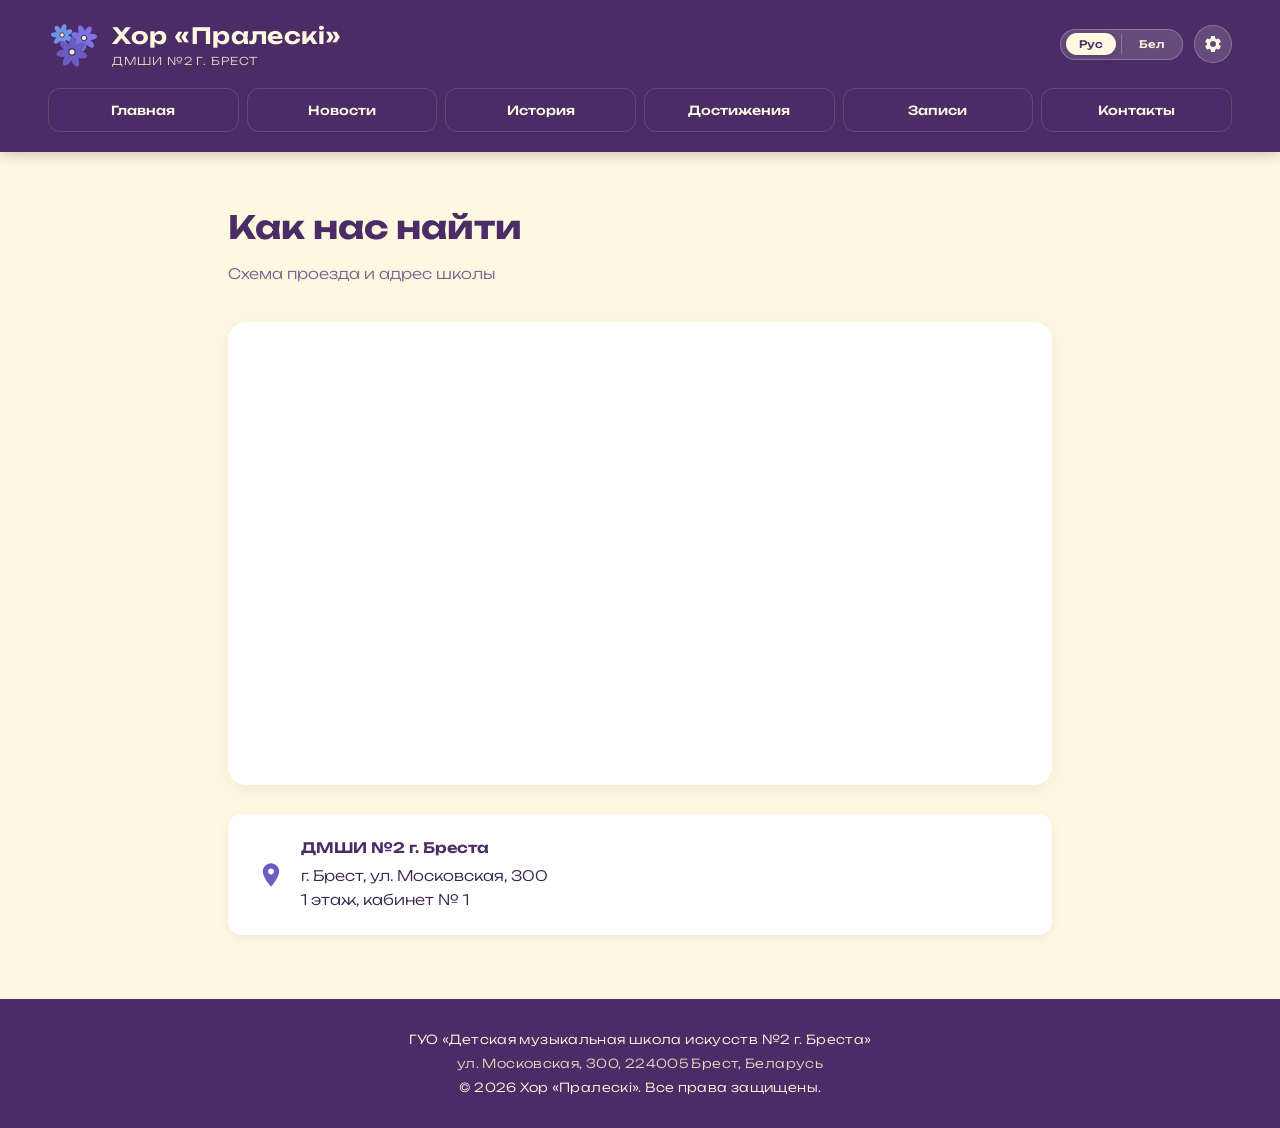
<file: address.html>
<!DOCTYPE html>
<html lang="ru">
<head>
  <meta charset="UTF-8">
  <meta name="viewport" content="width=device-width, initial-scale=1.0, maximum-scale=5.0, user-scalable=yes">
  <title>Как нас найти — Хор «Пралескі» ДМШИ №2 Брест</title>
  <link rel="preconnect" href="https://fonts.googleapis.com">
  <link rel="preconnect" href="https://fonts.gstatic.com" crossorigin>
  <link href="https://fonts.googleapis.com/css2?family=Unbounded:wght@300;400;500;600;700&display=swap" rel="stylesheet">
  <style>
    :root {
      --bg-body:#FFF8E1;--bg-header:#4B2C66;--bg-footer:#4B2C66;--bg-card:#ffffff;
      --text-primary:#4B2C66;--text-secondary:#3A2550;--text-muted:#7A6393;--text-header:#FFF8E1;--text-footer:#FFF8E1;--text-footer-address:#E6D5B8;
      --border-card:#F0E6C8;--shadow:rgba(75,44,102,0.07);--shadow-hover:rgba(75,44,102,0.12);
      --nav-hover-bg:rgba(255,248,225,0.1);--nav-border:rgba(255,248,225,0.15);
      --btn-toggle-bg:rgba(255,255,255,0.15);--btn-toggle-hover:rgba(255,255,255,0.25);--btn-toggle-border:rgba(255,248,225,0.25);
      --btn-toggle-color:#FFF8E1;--btn-toggle-active-bg:#FFF8E1;--btn-toggle-active-color:#4B2C66;
      --icon-fill:#6A5DC2;--font-scale:1;
    }
    @media (prefers-color-scheme: dark) {
      :root:not([data-theme="light"]) {
        --bg-body:#2C1F3A;--bg-header:#1F1429;--bg-footer:#1F1429;--bg-card:#3A2A4A;
        --text-primary:#F0E6C8;--text-secondary:#D8CBB5;--text-muted:#B09BB0;--text-header:#FFF8E1;--text-footer:#FFF8E1;--text-footer-address:#B09BB0;
        --border-card:#5A4A6A;--shadow:rgba(0,0,0,0.3);--shadow-hover:rgba(0,0,0,0.4);
        --nav-hover-bg:rgba(255,248,225,0.08);--nav-border:rgba(255,248,225,0.1);
        --btn-toggle-bg:rgba(255,248,225,0.10);--btn-toggle-hover:rgba(255,248,225,0.20);--btn-toggle-border:rgba(255,248,225,0.15);
        --btn-toggle-color:#F0E6C8;--btn-toggle-active-bg:#F0E6C8;--btn-toggle-active-color:#2C1F3A;
        --icon-fill:#B09BB0;
      }
    }
    [data-theme="dark"] {
      --bg-body:#2C1F3A;--bg-header:#1F1429;--bg-footer:#1F1429;--bg-card:#3A2A4A;
      --text-primary:#F0E6C8;--text-secondary:#D8CBB5;--text-muted:#B09BB0;--text-header:#FFF8E1;--text-footer:#FFF8E1;--text-footer-address:#B09BB0;
      --border-card:#5A4A6A;--shadow:rgba(0,0,0,0.3);--shadow-hover:rgba(0,0,0,0.4);
      --nav-hover-bg:rgba(255,248,225,0.08);--nav-border:rgba(255,248,225,0.1);
      --btn-toggle-bg:rgba(255,248,225,0.10);--btn-toggle-hover:rgba(255,248,225,0.20);--btn-toggle-border:rgba(255,248,225,0.15);
      --btn-toggle-color:#F0E6C8;--btn-toggle-active-bg:#F0E6C8;--btn-toggle-active-color:#2C1F3A;
      --icon-fill:#B09BB0;
    }
    [data-theme="light"] {
      --bg-body:#FFF8E1;--bg-header:#4B2C66;--bg-footer:#4B2C66;--bg-card:#ffffff;
      --text-primary:#4B2C66;--text-secondary:#3A2550;--text-muted:#7A6393;--text-header:#FFF8E1;--text-footer:#FFF8E1;--text-footer-address:#E6D5B8;
      --border-card:#F0E6C8;--shadow:rgba(75,44,102,0.07);--shadow-hover:rgba(75,44,102,0.12);
      --nav-hover-bg:rgba(255,248,225,0.1);--nav-border:rgba(255,248,225,0.15);
      --btn-toggle-bg:rgba(255,255,255,0.15);--btn-toggle-hover:rgba(255,255,255,0.25);--btn-toggle-border:rgba(255,248,225,0.25);
      --btn-toggle-color:#FFF8E1;--btn-toggle-active-bg:#FFF8E1;--btn-toggle-active-color:#4B2C66;
      --icon-fill:#6A5DC2;
    }
    *{margin:0;padding:0;box-sizing:border-box;-webkit-tap-highlight-color:transparent}
    html{font-size:calc(16px * var(--font-scale))}
    body{background:var(--bg-body);font-family:'Unbounded',sans-serif;color:var(--text-primary);line-height:1.7;min-height:100vh;display:flex;flex-direction:column}
    a{text-decoration:none;color:inherit}ul{list-style:none}
    button{-webkit-tap-highlight-color:transparent;outline:none;border:none;background:none;cursor:pointer;font-family:inherit}
    .site-header{background:var(--bg-header);padding:1.2rem 3rem;display:flex;flex-direction:column;gap:1.2rem;box-shadow:0 3px 12px rgba(0,0,0,.2)}
    .header-top{display:flex;align-items:center;justify-content:space-between;gap:.9rem}
    .header-left{display:flex;align-items:center;gap:.9rem}
    .logo-icon{width:50px;height:50px;flex-shrink:0}
    .site-title{font-size:1.4rem;font-weight:600;color:var(--text-header);letter-spacing:.02em;line-height:1.3}
    .site-title small{display:block;font-size:.68rem;font-weight:300;color:var(--text-footer-address);letter-spacing:.08em;margin-top:4px;text-transform:uppercase}
    .header-controls{display:flex;align-items:center;gap:.7rem;flex-shrink:0;position:relative}
    .toggle-group{display:flex;align-items:center;gap:.3rem;background:var(--btn-toggle-bg);border-radius:30px;padding:.2rem .3rem;border:1px solid var(--btn-toggle-border)}
    .toggle-btn{padding:.3rem .8rem;border-radius:30px;font-size:.65rem;font-weight:500;color:var(--btn-toggle-color);white-space:nowrap}
    .toggle-btn:hover{background:var(--btn-toggle-hover)}
    .toggle-btn.active{background:var(--btn-toggle-active-bg);color:var(--btn-toggle-active-color);box-shadow:0 2px 6px rgba(0,0,0,.15)}
    .toggle-separator{width:1px;height:20px;background:var(--btn-toggle-border)}
    .settings-btn{width:38px;height:38px;border-radius:50%;background:var(--btn-toggle-bg);border:1px solid var(--btn-toggle-border);display:flex;align-items:center;justify-content:center;color:var(--btn-toggle-color)}
    .settings-btn:hover{background:var(--btn-toggle-hover)}
    .settings-btn svg{width:20px;height:20px;fill:currentColor}
    .settings-panel{position:absolute;top:100%;right:0;margin-top:8px;background:var(--bg-card);border:1px solid var(--border-card);border-radius:14px;padding:1rem;box-shadow:0 8px 24px var(--shadow-hover);min-width:220px;z-index:100;display:none;color:var(--text-primary)}
    .settings-panel.open{display:block}
    .settings-panel h4{font-size:.75rem;font-weight:600;margin-bottom:.6rem;color:var(--text-muted);text-transform:uppercase;letter-spacing:.05em}
    .settings-row{display:flex;gap:.4rem;margin-bottom:1rem;flex-wrap:wrap}
    .settings-option{flex:1;min-width:60px;padding:.45rem .5rem;border-radius:10px;font-size:.68rem;font-weight:500;text-align:center;background:var(--bg-body);border:1px solid var(--border-card);color:var(--text-primary)}
    .settings-option.active{background:var(--btn-toggle-active-bg);color:var(--btn-toggle-active-color);border-color:transparent}
    .settings-option:hover:not(.active){background:var(--nav-hover-bg)}
    .main-nav{width:100%}
    .nav-list{display:grid;grid-template-columns:repeat(6,1fr);gap:.5rem}
    .nav-list a{display:block;text-align:center;padding:.65rem .5rem;font-size:.78rem;font-weight:500;color:var(--text-footer);border-radius:12px;border:1px solid var(--nav-border)}
    .nav-list a:hover{background:var(--nav-hover-bg);border-color:rgba(255,248,225,.3)}
    .nav-list a.active-page{color:var(--btn-toggle-active-color);font-weight:600;background:var(--btn-toggle-active-bg);border-color:var(--btn-toggle-active-bg)}
    .main-content{flex:1;padding:3rem 3rem 4rem;max-width:920px;margin:0 auto;width:100%}
    .page-title{font-size:2rem;font-weight:700;color:var(--text-primary);margin-bottom:.5rem}
    .page-subtitle{font-size:.9rem;font-weight:300;color:var(--text-muted);margin-bottom:2.2rem}
    .map-card{background:var(--bg-card);border-radius:18px;overflow:hidden;box-shadow:0 4px 18px var(--shadow);margin-bottom:1.8rem}
    .map-container{position:relative;padding-bottom:56.25%;height:0;overflow:hidden}
    .map-container iframe{position:absolute;top:0;left:0;width:100%;height:100%;border:0}
    .address-box{background:var(--bg-card);border-radius:14px;padding:1.4rem 1.8rem;box-shadow:0 3px 12px var(--shadow);display:flex;align-items:center;gap:1rem}
    .address-icon{width:28px;height:28px;flex-shrink:0;fill:var(--icon-fill)}
    .address-text{font-size:.9rem;font-weight:300;color:var(--text-secondary);line-height:1.7}
    .address-text strong{font-weight:600;color:var(--text-primary);display:block;margin-bottom:.2rem}
    .site-footer{background:var(--bg-footer);color:var(--text-footer);text-align:center;padding:1.8rem 1.5rem;font-size:.78rem;font-weight:300;letter-spacing:.03em;margin-top:auto;line-height:1.9}
    .site-footer .footer-address{color:var(--text-footer-address)}
    @media(max-width:900px){
      .site-header{padding:1.2rem 1.4rem}.header-top{flex-wrap:wrap;gap:.6rem}.header-left{flex:1 1 auto}.header-controls{margin-left:auto}
      .site-title{font-size:1.1rem}.site-title small{font-size:.6rem}.nav-list{grid-template-columns:repeat(3,1fr)}
      .nav-list a{padding:.55rem .4rem;font-size:.72rem}.main-content{padding:2rem 1.4rem 2.5rem}.page-title{font-size:1.7rem}
    }
  </style>
</head>
<body>
  <header class="site-header">
    <div class="header-top">
      <div class="header-left">
        <svg viewBox="0 0 100 100" xmlns="http://www.w3.org/2000/svg" class="logo-icon" aria-label="Логотип хора Пралескі">
          <g transform="translate(28,32) scale(0.65) rotate(15)"><ellipse cx="0" cy="-18" rx="8" ry="16" fill="#6E95E8"/><ellipse cx="0" cy="-18" rx="8" ry="16" fill="#6E95E8" transform="rotate(51)"/><ellipse cx="0" cy="-18" rx="8" ry="16" fill="#6E95E8" transform="rotate(102)"/><ellipse cx="0" cy="-18" rx="8" ry="16" fill="#6E95E8" transform="rotate(154)"/><ellipse cx="0" cy="-18" rx="8" ry="16" fill="#6E95E8" transform="rotate(206)"/><ellipse cx="0" cy="-18" rx="8" ry="16" fill="#6E95E8" transform="rotate(257)"/><ellipse cx="0" cy="-18" rx="8" ry="16" fill="#6E95E8" transform="rotate(308)"/><circle cx="0" cy="0" r="8" fill="#4B2C66"/><circle cx="0" cy="0" r="5.5" fill="#F0E6C8"/></g>
          <g transform="translate(72,38) scale(0.78) rotate(-20)"><ellipse cx="0" cy="-18" rx="8" ry="16" fill="#7D73E6"/><ellipse cx="0" cy="-18" rx="8" ry="16" fill="#7D73E6" transform="rotate(51)"/><ellipse cx="0" cy="-18" rx="8" ry="16" fill="#7D73E6" transform="rotate(102)"/><ellipse cx="0" cy="-18" rx="8" ry="16" fill="#7D73E6" transform="rotate(154)"/><ellipse cx="0" cy="-18" rx="8" ry="16" fill="#7D73E6" transform="rotate(206)"/><ellipse cx="0" cy="-18" rx="8" ry="16" fill="#7D73E6" transform="rotate(257)"/><ellipse cx="0" cy="-18" rx="8" ry="16" fill="#7D73E6" transform="rotate(308)"/><circle cx="0" cy="0" r="8" fill="#4B2C66"/><circle cx="0" cy="0" r="5.5" fill="#F0E6C8"/></g>
          <g transform="translate(48,66) scale(0.92) rotate(5)"><ellipse cx="0" cy="-18" rx="8" ry="16" fill="#6A5DC2"/><ellipse cx="0" cy="-18" rx="8" ry="16" fill="#6A5DC2" transform="rotate(51)"/><ellipse cx="0" cy="-18" rx="8" ry="16" fill="#6A5DC2" transform="rotate(102)"/><ellipse cx="0" cy="-18" rx="8" ry="16" fill="#6A5DC2" transform="rotate(154)"/><ellipse cx="0" cy="-18" rx="8" ry="16" fill="#6A5DC2" transform="rotate(206)"/><ellipse cx="0" cy="-18" rx="8" ry="16" fill="#6A5DC2" transform="rotate(257)"/><ellipse cx="0" cy="-18" rx="8" ry="16" fill="#6A5DC2" transform="rotate(308)"/><circle cx="0" cy="0" r="8" fill="#4B2C66"/><circle cx="0" cy="0" r="5.5" fill="#F0E6C8"/></g>
        </svg>
        <div class="site-title"><span data-lang-key="site-title">Хор «Пралескі»</span><small data-lang-key="site-subtitle">ДМШИ №2 г. Брест</small></div>
      </div>
      <div class="header-controls">
        <div class="toggle-group" role="group" aria-label="Выбор языка">
          <button class="toggle-btn active" data-lang-btn="ru">Рус</button><span class="toggle-separator"></span><button class="toggle-btn" data-lang-btn="be">Бел</button>
        </div>
        <button class="settings-btn" id="settingsBtn" aria-label="Настройки" title="Настройки">
          <svg viewBox="0 0 24 24"><path d="M19.14 12.94c.04-.31.06-.63.06-.94 0-.31-.02-.63-.06-.94l2.03-1.58a.49.49 0 0 0 .12-.61l-1.92-3.32a.49.49 0 0 0-.59-.22l-2.39.96c-.5-.38-1.03-.7-1.62-.94l-.36-2.54a.48.48 0 0 0-.48-.41h-3.84c-.24 0-.43.17-.47.41l-.36 2.54c-.59.24-1.13.57-1.62.94l-2.39-.96a.49.49 0 0 0-.59.22L2.74 8.87a.49.49 0 0 0 .12.61l2.03 1.58c-.04.31-.06.63-.06.94s.02.63.06.94l-2.03 1.58a.49.49 0 0 0-.12.61l1.92 3.32c.12.22.37.29.59.22l2.39-.96c.5.38 1.03.7 1.62.94l.36 2.54c.05.24.24.41.48.41h3.84c.24 0 .44-.17.47-.41l.36-2.54c.59-.24 1.13-.56 1.62-.94l2.39.96c.22.08.47 0 .59-.22l1.92-3.32a.49.49 0 0 0-.12-.61l-2.01-1.58zM12 15.6A3.6 3.6 0 1 1 12 8.4a3.6 3.6 0 0 1 0 7.2z"/></svg>
        </button>
        <div class="settings-panel" id="settingsPanel">
          <h4>Тема</h4>
          <div class="settings-row">
            <button class="settings-option" data-theme="system">Системная</button>
            <button class="settings-option" data-theme="light"><svg width="14" height="14" viewBox="0 0 24 24" style="vertical-align:-2px;margin-right:3px"><circle cx="12" cy="12" r="5" fill="currentColor"/><path d="M12 1v2M12 21v2M4.22 4.22l1.42 1.42M18.36 18.36l1.42 1.42M1 12h2M21 12h2M4.22 19.78l1.42-1.42M18.36 5.64l1.42-1.42" stroke="currentColor" stroke-width="2" fill="none"/></svg>Свет</button>
            <button class="settings-option" data-theme="dark"><svg width="14" height="14" viewBox="0 0 24 24" style="vertical-align:-2px;margin-right:3px"><path d="M21 12.79A9 9 0 1 1 11.21 3 7 7 0 0 0 21 12.79z" fill="currentColor"/></svg>Тём</button>
          </div>
          <h4>Размер шрифта</h4>
          <div class="settings-row">
            <button class="settings-option" data-font="0.9">Мелкий</button>
            <button class="settings-option" data-font="1">Обычный</button>
            <button class="settings-option" data-font="1.15">Крупный</button>
          </div>
        </div>
      </div>
    </div>
    <nav class="main-nav" aria-label="Основное меню">
      <ul class="nav-list">
        <li><a href="index.html" data-lang-key="nav-home">Главная</a></li>
        <li><a href="news.html" data-lang-key="nav-news">Новости</a></li>
        <li><a href="history.html" data-lang-key="nav-history">История</a></li>
        <li><a href="achievements.html" data-lang-key="nav-achievements">Достижения</a></li>
        <li><a href="recordings.html" data-lang-key="nav-recordings">Записи</a></li>
        <li><a href="contacts.html" data-lang-key="nav-contacts">Контакты</a></li>
      </ul>
    </nav>
  </header>
  <main class="main-content">
    <h1 class="page-title" data-lang-key="page-title">Как нас найти</h1>
    <p class="page-subtitle" data-lang-key="page-subtitle">Схема проезда и адрес школы</p>
    <div class="map-card">
      <div class="map-container">
        <iframe src="https://yandex.by/map-widget/v1/?ll=23.751393%2C52.098269&z=17&pt=23.751393%2C52.098269%2Cflag&l=map" allowfullscreen loading="lazy" title="Яндекс.Карта: ДМШИ №2, Брест"></iframe>
      </div>
    </div>
    <div class="address-box">
      <svg class="address-icon" viewBox="0 0 24 24"><path d="M12 2C8.13 2 5 5.13 5 9c0 5.25 7 13 7 13s7-7.75 7-13c0-3.87-3.13-7-7-7zm0 9.5c-1.38 0-2.5-1.12-2.5-2.5S10.62 6.5 12 6.5s2.5 1.12 2.5 2.5S13.38 11.5 12 11.5z"/></svg>
      <div class="address-text" data-lang-key="address-full"><strong>ДМШИ №2 г. Бреста</strong>г. Брест, ул. Московская, 300<br>1 этаж, кабинет № 1</div>
    </div>
  </main>
  <footer class="site-footer">
    <p data-lang-key="footer-school">ГУО «Детская музыкальная школа искусств №2 г. Бреста»</p>
    <p class="footer-address" data-lang-key="footer-address">ул. Московская, 300, 224005 Брест, Беларусь</p>
    <p data-lang-key="footer-copyright">&copy; 2026 Хор «Пралескі». Все права защищены.</p>
  </footer>
  <script>
    (function(){
      const root=document.documentElement,settingsBtn=document.getElementById('settingsBtn'),settingsPanel=document.getElementById('settingsPanel');
      function applyTheme(t){if(t==='system')root.removeAttribute('data-theme');else root.setAttribute('data-theme',t);localStorage.setItem('pra-theme',t);document.querySelectorAll('[data-theme]').forEach(b=>b.classList.toggle('active',b.getAttribute('data-theme')===t));}
      function applyFont(s){root.style.setProperty('--font-scale',s);localStorage.setItem('pra-font',s);document.querySelectorAll('[data-font]').forEach(b=>b.classList.toggle('active',b.getAttribute('data-font')===s));}
      applyTheme(localStorage.getItem('pra-theme')||'system');applyFont(localStorage.getItem('pra-font')||'1');
      settingsBtn.addEventListener('click',e=>{e.stopPropagation();settingsPanel.classList.toggle('open');});
      document.addEventListener('click',()=>settingsPanel.classList.remove('open'));settingsPanel.addEventListener('click',e=>e.stopPropagation());
      document.querySelectorAll('[data-theme]').forEach(b=>b.addEventListener('click',()=>applyTheme(b.getAttribute('data-theme'))));
      document.querySelectorAll('[data-font]').forEach(b=>b.addEventListener('click',()=>applyFont(b.getAttribute('data-font'))));
      const langBtns=document.querySelectorAll('[data-lang-btn]');
      const translations={ru:{'site-title':'Хор «Пралескі»','site-subtitle':'ДМШИ №2 г. Брест','nav-home':'Главная','nav-news':'Новости','nav-history':'История','nav-achievements':'Достижения','nav-recordings':'Записи','nav-contacts':'Контакты','page-title':'Как нас найти','page-subtitle':'Схема проезда и адрес школы','address-full':'<strong>ДМШИ №2 г. Бреста</strong>г. Брест, ул. Московская, 300<br>1 этаж, кабинет № 1','footer-school':'ГУО «Детская музыкальная школа искусств №2 г. Бреста»','footer-address':'ул. Московская, 300, 224005 Брест, Беларусь','footer-copyright':'© 2026 Хор «Пралескі». Все права защищены.'},be:{'site-title':'Хор «Пралескі»','site-subtitle':'ДМШІ №2 г. Брэст','nav-home':'Галоўная','nav-news':'Навіны','nav-history':'Гісторыя','nav-achievements':'Дасягненні','nav-recordings':'Запісы','nav-contacts':'Кантакты','page-title':'Як нас знайсці','page-subtitle':'Схема праезду і адрас школы','address-full':'<strong>ДМШІ №2 г. Брэста</strong>г. Брэст, вул. Маскоўская, 300<br>1 паверх, кабінет № 1','footer-school':'ДУА «Дзіцячая музычная школа мастацтваў №2 г. Брэста»','footer-address':'вул. Маскоўская, 300, 224005 Брэст, Беларусь','footer-copyright':'© 2026 Хор «Пралескі». Усе правы абаронены.'}};
      function setLanguage(l){document.querySelectorAll('[data-lang-key]').forEach(el=>{const k=el.getAttribute('data-lang-key');if(translations[l]&&translations[l][k]!==undefined)el.innerHTML=translations[l][k];});langBtns.forEach(b=>b.classList.toggle('active',b.getAttribute('data-lang-btn')===l));localStorage.setItem('pra-leski-lang',l);}
      langBtns.forEach(b=>b.addEventListener('click',()=>setLanguage(b.getAttribute('data-lang-btn'))));setLanguage(localStorage.getItem('pra-leski-lang')||'ru');
    })();
  </script>
</body>
</html>
</file>
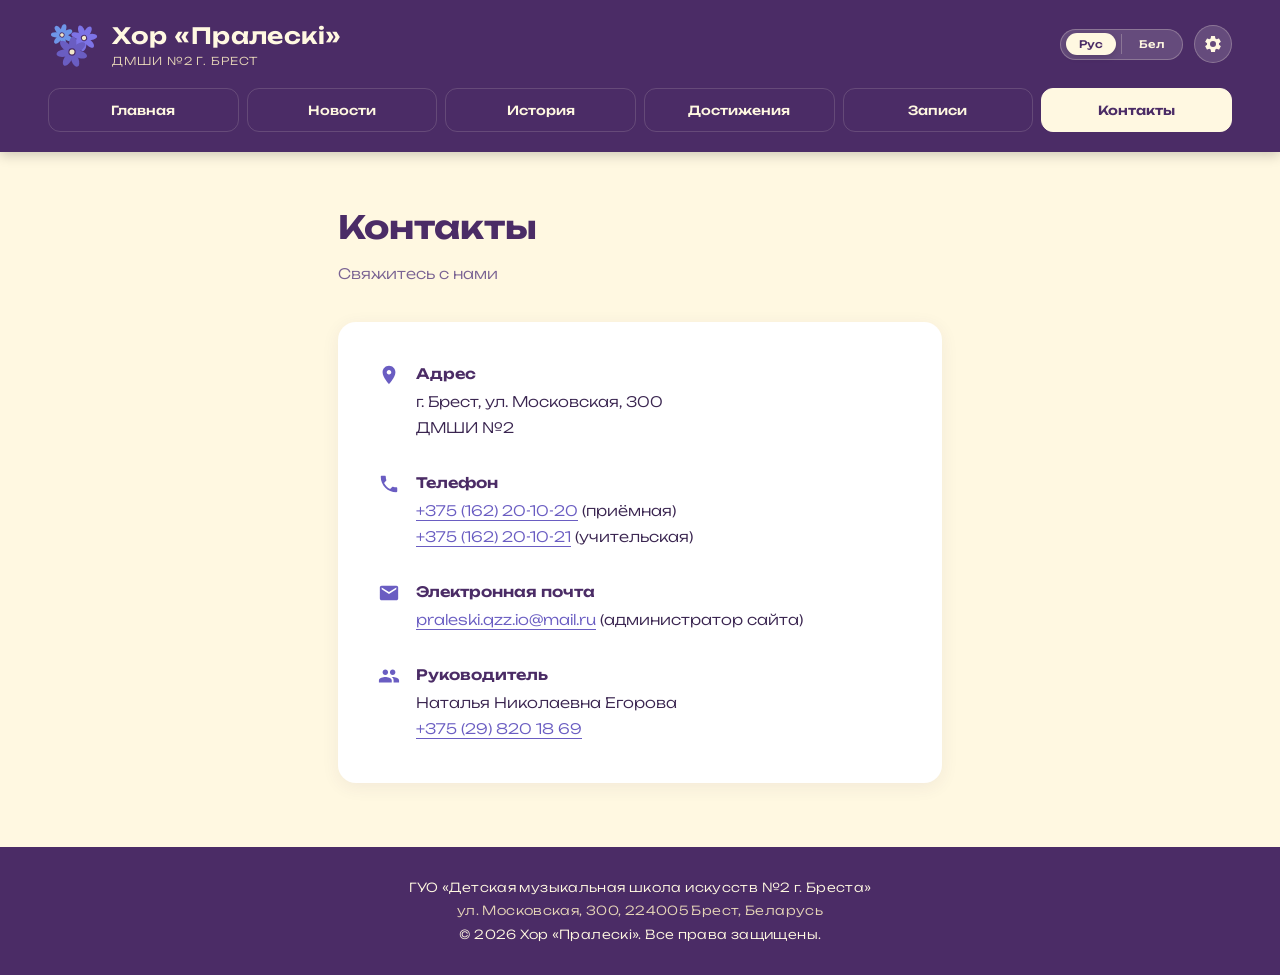
<file: contacts.html>
<!DOCTYPE html>
<html lang="ru">
<head>
  <meta charset="UTF-8">
  <meta name="viewport" content="width=device-width, initial-scale=1.0, maximum-scale=5.0, user-scalable=yes">
  <title>Контакты — Хор «Пралескі» ДМШИ №2 Брест</title>
  <link rel="preconnect" href="https://fonts.googleapis.com">
  <link rel="preconnect" href="https://fonts.gstatic.com" crossorigin>
  <link href="https://fonts.googleapis.com/css2?family=Unbounded:wght@300;400;500;600;700&display=swap" rel="stylesheet">
  <style>
    :root {
      --bg-body:#FFF8E1;--bg-header:#4B2C66;--bg-footer:#4B2C66;--bg-card:#ffffff;--bg-contact-card:#ffffff;
      --text-primary:#4B2C66;--text-secondary:#3A2550;--text-muted:#7A6393;--text-header:#FFF8E1;--text-footer:#FFF8E1;--text-footer-address:#E6D5B8;
      --border-card:#F0E6C8;--shadow:rgba(75,44,102,0.07);--shadow-hover:rgba(75,44,102,0.12);
      --nav-hover-bg:rgba(255,248,225,0.1);--nav-border:rgba(255,248,225,0.15);
      --btn-toggle-bg:rgba(255,255,255,0.15);--btn-toggle-hover:rgba(255,255,255,0.25);--btn-toggle-border:rgba(255,248,225,0.25);
      --btn-toggle-color:#FFF8E1;--btn-toggle-active-bg:#FFF8E1;--btn-toggle-active-color:#4B2C66;
      --icon-fill:#6A5DC2;--link-color:#6A5DC2;--link-hover:#4B2C66;--font-scale:1;
    }
    @media (prefers-color-scheme: dark) {
      :root:not([data-theme="light"]) {
        --bg-body:#2C1F3A;--bg-header:#1F1429;--bg-footer:#1F1429;--bg-card:#3A2A4A;--bg-contact-card:#3A2A4A;
        --text-primary:#F0E6C8;--text-secondary:#D8CBB5;--text-muted:#B09BB0;--text-header:#FFF8E1;--text-footer:#FFF8E1;--text-footer-address:#B09BB0;
        --border-card:#5A4A6A;--shadow:rgba(0,0,0,0.3);--shadow-hover:rgba(0,0,0,0.4);
        --nav-hover-bg:rgba(255,248,225,0.08);--nav-border:rgba(255,248,225,0.1);
        --btn-toggle-bg:rgba(255,248,225,0.10);--btn-toggle-hover:rgba(255,248,225,0.20);--btn-toggle-border:rgba(255,248,225,0.15);
        --btn-toggle-color:#F0E6C8;--btn-toggle-active-bg:#F0E6C8;--btn-toggle-active-color:#2C1F3A;
        --icon-fill:#B09BB0;--link-color:#B09BB0;--link-hover:#F0E6C8;
      }
    }
    [data-theme="dark"] {
      --bg-body:#2C1F3A;--bg-header:#1F1429;--bg-footer:#1F1429;--bg-card:#3A2A4A;--bg-contact-card:#3A2A4A;
      --text-primary:#F0E6C8;--text-secondary:#D8CBB5;--text-muted:#B09BB0;--text-header:#FFF8E1;--text-footer:#FFF8E1;--text-footer-address:#B09BB0;
      --border-card:#5A4A6A;--shadow:rgba(0,0,0,0.3);--shadow-hover:rgba(0,0,0,0.4);
      --nav-hover-bg:rgba(255,248,225,0.08);--nav-border:rgba(255,248,225,0.1);
      --btn-toggle-bg:rgba(255,248,225,0.10);--btn-toggle-hover:rgba(255,248,225,0.20);--btn-toggle-border:rgba(255,248,225,0.15);
      --btn-toggle-color:#F0E6C8;--btn-toggle-active-bg:#F0E6C8;--btn-toggle-active-color:#2C1F3A;
      --icon-fill:#B09BB0;--link-color:#B09BB0;--link-hover:#F0E6C8;
    }
    [data-theme="light"] {
      --bg-body:#FFF8E1;--bg-header:#4B2C66;--bg-footer:#4B2C66;--bg-card:#ffffff;--bg-contact-card:#ffffff;
      --text-primary:#4B2C66;--text-secondary:#3A2550;--text-muted:#7A6393;--text-header:#FFF8E1;--text-footer:#FFF8E1;--text-footer-address:#E6D5B8;
      --border-card:#F0E6C8;--shadow:rgba(75,44,102,0.07);--shadow-hover:rgba(75,44,102,0.12);
      --nav-hover-bg:rgba(255,248,225,0.1);--nav-border:rgba(255,248,225,0.15);
      --btn-toggle-bg:rgba(255,255,255,0.15);--btn-toggle-hover:rgba(255,255,255,0.25);--btn-toggle-border:rgba(255,248,225,0.25);
      --btn-toggle-color:#FFF8E1;--btn-toggle-active-bg:#FFF8E1;--btn-toggle-active-color:#4B2C66;
      --icon-fill:#6A5DC2;--link-color:#6A5DC2;--link-hover:#4B2C66;
    }
    *{margin:0;padding:0;box-sizing:border-box;-webkit-tap-highlight-color:transparent}
    html{font-size:calc(16px * var(--font-scale))}
    body{background:var(--bg-body);font-family:'Unbounded',sans-serif;color:var(--text-primary);line-height:1.7;min-height:100vh;display:flex;flex-direction:column}
    a{text-decoration:none;color:inherit}ul{list-style:none}
    button{-webkit-tap-highlight-color:transparent;outline:none;border:none;background:none;cursor:pointer;font-family:inherit}
    .site-header{background:var(--bg-header);padding:1.2rem 3rem;display:flex;flex-direction:column;gap:1.2rem;box-shadow:0 3px 12px rgba(0,0,0,.2)}
    .header-top{display:flex;align-items:center;justify-content:space-between;gap:.9rem}
    .header-left{display:flex;align-items:center;gap:.9rem}
    .logo-icon{width:50px;height:50px;flex-shrink:0}
    .site-title{font-size:1.4rem;font-weight:600;color:var(--text-header);letter-spacing:.02em;line-height:1.3}
    .site-title small{display:block;font-size:.68rem;font-weight:300;color:var(--text-footer-address);letter-spacing:.08em;margin-top:4px;text-transform:uppercase}
    .header-controls{display:flex;align-items:center;gap:.7rem;flex-shrink:0;position:relative}
    .toggle-group{display:flex;align-items:center;gap:.3rem;background:var(--btn-toggle-bg);border-radius:30px;padding:.2rem .3rem;border:1px solid var(--btn-toggle-border)}
    .toggle-btn{padding:.3rem .8rem;border-radius:30px;font-size:.65rem;font-weight:500;color:var(--btn-toggle-color);white-space:nowrap}
    .toggle-btn:hover{background:var(--btn-toggle-hover)}
    .toggle-btn.active{background:var(--btn-toggle-active-bg);color:var(--btn-toggle-active-color);box-shadow:0 2px 6px rgba(0,0,0,.15)}
    .toggle-separator{width:1px;height:20px;background:var(--btn-toggle-border)}
    .settings-btn{width:38px;height:38px;border-radius:50%;background:var(--btn-toggle-bg);border:1px solid var(--btn-toggle-border);display:flex;align-items:center;justify-content:center;color:var(--btn-toggle-color)}
    .settings-btn:hover{background:var(--btn-toggle-hover)}
    .settings-btn svg{width:20px;height:20px;fill:currentColor}
    .settings-panel{position:absolute;top:100%;right:0;margin-top:8px;background:var(--bg-card);border:1px solid var(--border-card);border-radius:14px;padding:1rem;box-shadow:0 8px 24px var(--shadow-hover);min-width:220px;z-index:100;display:none;color:var(--text-primary)}
    .settings-panel.open{display:block}
    .settings-panel h4{font-size:.75rem;font-weight:600;margin-bottom:.6rem;color:var(--text-muted);text-transform:uppercase;letter-spacing:.05em}
    .settings-row{display:flex;gap:.4rem;margin-bottom:1rem;flex-wrap:wrap}
    .settings-option{flex:1;min-width:60px;padding:.45rem .5rem;border-radius:10px;font-size:.68rem;font-weight:500;text-align:center;background:var(--bg-body);border:1px solid var(--border-card);color:var(--text-primary)}
    .settings-option.active{background:var(--btn-toggle-active-bg);color:var(--btn-toggle-active-color);border-color:transparent}
    .settings-option:hover:not(.active){background:var(--nav-hover-bg)}
    .main-nav{width:100%}
    .nav-list{display:grid;grid-template-columns:repeat(6,1fr);gap:.5rem}
    .nav-list a{display:block;text-align:center;padding:.65rem .5rem;font-size:.78rem;font-weight:500;color:var(--text-footer);border-radius:12px;border:1px solid var(--nav-border)}
    .nav-list a:hover{background:var(--nav-hover-bg);border-color:rgba(255,248,225,.3)}
    .nav-list a.active-page{color:var(--btn-toggle-active-color);font-weight:600;background:var(--btn-toggle-active-bg);border-color:var(--btn-toggle-active-bg)}
    .main-content{flex:1;padding:3rem 3rem 4rem;max-width:700px;margin:0 auto;width:100%}
    .page-title{font-size:2rem;font-weight:700;color:var(--text-primary);margin-bottom:.5rem}
    .page-subtitle{font-size:.9rem;font-weight:300;color:var(--text-muted);margin-bottom:2.2rem}
    .contact-card{background:var(--bg-contact-card);border-radius:18px;padding:2.5rem;box-shadow:0 4px 18px var(--shadow)}
    .contact-item{display:flex;align-items:flex-start;gap:1rem;margin-bottom:1.8rem}
    .contact-item:last-child{margin-bottom:0}
    .contact-icon{width:22px;height:22px;flex-shrink:0;fill:var(--icon-fill);margin-top:2px}
    .contact-text{font-size:.9rem;font-weight:300;color:var(--text-secondary);line-height:1.8}
    .contact-text strong{font-weight:600;color:var(--text-primary);display:block;margin-bottom:.15rem}
    .contact-text a{color:var(--link-color);text-decoration:underline;text-underline-offset:4px}
    .contact-text a:hover{color:var(--link-hover)}
    .site-footer{background:var(--bg-footer);color:var(--text-footer);text-align:center;padding:1.8rem 1.5rem;font-size:.78rem;font-weight:300;letter-spacing:.03em;margin-top:auto;line-height:1.9}
    .site-footer .footer-address{color:var(--text-footer-address)}
    @media(max-width:900px){
      .site-header{padding:1.2rem 1.4rem}.header-top{flex-wrap:wrap;gap:.6rem}.header-left{flex:1 1 auto}.header-controls{margin-left:auto}
      .site-title{font-size:1.1rem}.site-title small{font-size:.6rem}.nav-list{grid-template-columns:repeat(3,1fr)}
      .nav-list a{padding:.55rem .4rem;font-size:.72rem}.main-content{padding:2rem 1.4rem 2.5rem}.contact-card{padding:1.8rem 1.4rem}.page-title{font-size:1.7rem}
    }
  </style>
</head>
<body>
  <header class="site-header">
    <div class="header-top">
      <div class="header-left">
        <svg viewBox="0 0 100 100" xmlns="http://www.w3.org/2000/svg" class="logo-icon" aria-label="Логотип хора Пралескі">
          <g transform="translate(28,32) scale(0.65) rotate(15)"><ellipse cx="0" cy="-18" rx="8" ry="16" fill="#6E95E8"/><ellipse cx="0" cy="-18" rx="8" ry="16" fill="#6E95E8" transform="rotate(51)"/><ellipse cx="0" cy="-18" rx="8" ry="16" fill="#6E95E8" transform="rotate(102)"/><ellipse cx="0" cy="-18" rx="8" ry="16" fill="#6E95E8" transform="rotate(154)"/><ellipse cx="0" cy="-18" rx="8" ry="16" fill="#6E95E8" transform="rotate(206)"/><ellipse cx="0" cy="-18" rx="8" ry="16" fill="#6E95E8" transform="rotate(257)"/><ellipse cx="0" cy="-18" rx="8" ry="16" fill="#6E95E8" transform="rotate(308)"/><circle cx="0" cy="0" r="8" fill="#4B2C66"/><circle cx="0" cy="0" r="5.5" fill="#F0E6C8"/></g>
          <g transform="translate(72,38) scale(0.78) rotate(-20)"><ellipse cx="0" cy="-18" rx="8" ry="16" fill="#7D73E6"/><ellipse cx="0" cy="-18" rx="8" ry="16" fill="#7D73E6" transform="rotate(51)"/><ellipse cx="0" cy="-18" rx="8" ry="16" fill="#7D73E6" transform="rotate(102)"/><ellipse cx="0" cy="-18" rx="8" ry="16" fill="#7D73E6" transform="rotate(154)"/><ellipse cx="0" cy="-18" rx="8" ry="16" fill="#7D73E6" transform="rotate(206)"/><ellipse cx="0" cy="-18" rx="8" ry="16" fill="#7D73E6" transform="rotate(257)"/><ellipse cx="0" cy="-18" rx="8" ry="16" fill="#7D73E6" transform="rotate(308)"/><circle cx="0" cy="0" r="8" fill="#4B2C66"/><circle cx="0" cy="0" r="5.5" fill="#F0E6C8"/></g>
          <g transform="translate(48,66) scale(0.92) rotate(5)"><ellipse cx="0" cy="-18" rx="8" ry="16" fill="#6A5DC2"/><ellipse cx="0" cy="-18" rx="8" ry="16" fill="#6A5DC2" transform="rotate(51)"/><ellipse cx="0" cy="-18" rx="8" ry="16" fill="#6A5DC2" transform="rotate(102)"/><ellipse cx="0" cy="-18" rx="8" ry="16" fill="#6A5DC2" transform="rotate(154)"/><ellipse cx="0" cy="-18" rx="8" ry="16" fill="#6A5DC2" transform="rotate(206)"/><ellipse cx="0" cy="-18" rx="8" ry="16" fill="#6A5DC2" transform="rotate(257)"/><ellipse cx="0" cy="-18" rx="8" ry="16" fill="#6A5DC2" transform="rotate(308)"/><circle cx="0" cy="0" r="8" fill="#4B2C66"/><circle cx="0" cy="0" r="5.5" fill="#F0E6C8"/></g>
        </svg>
        <div class="site-title"><span data-lang-key="site-title">Хор «Пралескі»</span><small data-lang-key="site-subtitle">ДМШИ №2 г. Брест</small></div>
      </div>
      <div class="header-controls">
        <div class="toggle-group" role="group" aria-label="Выбор языка">
          <button class="toggle-btn active" data-lang-btn="ru">Рус</button><span class="toggle-separator"></span><button class="toggle-btn" data-lang-btn="be">Бел</button>
        </div>
        <button class="settings-btn" id="settingsBtn" aria-label="Настройки" title="Настройки">
          <svg viewBox="0 0 24 24"><path d="M19.14 12.94c.04-.31.06-.63.06-.94 0-.31-.02-.63-.06-.94l2.03-1.58a.49.49 0 0 0 .12-.61l-1.92-3.32a.49.49 0 0 0-.59-.22l-2.39.96c-.5-.38-1.03-.7-1.62-.94l-.36-2.54a.48.48 0 0 0-.48-.41h-3.84c-.24 0-.43.17-.47.41l-.36 2.54c-.59.24-1.13.57-1.62.94l-2.39-.96a.49.49 0 0 0-.59.22L2.74 8.87a.49.49 0 0 0 .12.61l2.03 1.58c-.04.31-.06.63-.06.94s.02.63.06.94l-2.03 1.58a.49.49 0 0 0-.12.61l1.92 3.32c.12.22.37.29.59.22l2.39-.96c.5.38 1.03.7 1.62.94l.36 2.54c.05.24.24.41.48.41h3.84c.24 0 .44-.17.47-.41l.36-2.54c.59-.24 1.13-.56 1.62-.94l2.39.96c.22.08.47 0 .59-.22l1.92-3.32a.49.49 0 0 0-.12-.61l-2.01-1.58zM12 15.6A3.6 3.6 0 1 1 12 8.4a3.6 3.6 0 0 1 0 7.2z"/></svg>
        </button>
        <div class="settings-panel" id="settingsPanel">
          <h4>Тема</h4>
          <div class="settings-row">
            <button class="settings-option" data-theme="system">Системная</button>
            <button class="settings-option" data-theme="light"><svg width="14" height="14" viewBox="0 0 24 24" style="vertical-align:-2px;margin-right:3px"><circle cx="12" cy="12" r="5" fill="currentColor"/><path d="M12 1v2M12 21v2M4.22 4.22l1.42 1.42M18.36 18.36l1.42 1.42M1 12h2M21 12h2M4.22 19.78l1.42-1.42M18.36 5.64l1.42-1.42" stroke="currentColor" stroke-width="2" fill="none"/></svg>Свет</button>
            <button class="settings-option" data-theme="dark"><svg width="14" height="14" viewBox="0 0 24 24" style="vertical-align:-2px;margin-right:3px"><path d="M21 12.79A9 9 0 1 1 11.21 3 7 7 0 0 0 21 12.79z" fill="currentColor"/></svg>Тём</button>
          </div>
          <h4>Размер шрифта</h4>
          <div class="settings-row">
            <button class="settings-option" data-font="0.9">Мелкий</button>
            <button class="settings-option" data-font="1">Обычный</button>
            <button class="settings-option" data-font="1.15">Крупный</button>
          </div>
        </div>
      </div>
    </div>
    <nav class="main-nav" aria-label="Основное меню">
      <ul class="nav-list">
        <li><a href="index.html" data-lang-key="nav-home">Главная</a></li>
        <li><a href="news.html" data-lang-key="nav-news">Новости</a></li>
        <li><a href="history.html" data-lang-key="nav-history">История</a></li>
        <li><a href="achievements.html" data-lang-key="nav-achievements">Достижения</a></li>
        <li><a href="recordings.html" data-lang-key="nav-recordings">Записи</a></li>
        <li><a href="contacts.html" class="active-page" data-lang-key="nav-contacts">Контакты</a></li>
      </ul>
    </nav>
  </header>
  <main class="main-content">
    <h1 class="page-title" data-lang-key="page-title">Контакты</h1>
    <p class="page-subtitle" data-lang-key="page-subtitle">Свяжитесь с нами</p>
    <div class="contact-card">
      <div class="contact-item">
        <svg class="contact-icon" viewBox="0 0 24 24"><path d="M12 2C8.13 2 5 5.13 5 9c0 5.25 7 13 7 13s7-7.75 7-13c0-3.87-3.13-7-7-7zm0 9.5c-1.38 0-2.5-1.12-2.5-2.5S10.62 6.5 12 6.5s2.5 1.12 2.5 2.5S13.38 11.5 12 11.5z"/></svg>
        <div class="contact-text" data-lang-key="contact-address"><strong>Адрес</strong>г. Брест, ул. Московская, 300<br>ДМШИ №2</div>
      </div>
      <div class="contact-item">
        <svg class="contact-icon" viewBox="0 0 24 24"><path d="M6.62 10.79c1.44 2.83 3.76 5.15 6.59 6.59l2.2-2.2c.27-.27.67-.36 1.02-.24 1.12.37 2.33.57 3.57.57.55 0 1 .45 1 1V20c0 .55-.45 1-1 1-9.39 0-17-7.61-17-17 0-.55.45-1 1-1h3.5c.55 0 1 .45 1 1 0 1.25.2 2.45.57 3.57.11.35.03.74-.25 1.02l-2.2 2.2z"/></svg>
        <div class="contact-text" data-lang-key="contact-phone"><strong>Телефон</strong><a href="tel:+375162201020">+375 (162) 20-10-20</a> (приёмная)<br><a href="tel:+375162201021">+375 (162) 20-10-21</a> (учительская)</div>
      </div>
      <div class="contact-item">
        <svg class="contact-icon" viewBox="0 0 24 24"><path d="M20 4H4c-1.1 0-2 .9-2 2v12c0 1.1.9 2 2 2h16c1.1 0 2-.9 2-2V6c0-1.1-.9-2-2-2zm0 4l-8 5-8-5V6l8 5 8-5v2z"/></svg>
        <div class="contact-text" data-lang-key="contact-email"><strong>Электронная почта</strong><a href="mailto:praleski.qzz.io@mail.ru">praleski.qzz.io@mail.ru</a> (администратор сайта)</div>
      </div>
      <div class="contact-item">
        <svg class="contact-icon" viewBox="0 0 24 24"><path d="M16 11c1.66 0 2.99-1.34 2.99-3S17.66 5 16 5s-3 1.34-3 3 1.34 3 3 3zm-8 0c1.66 0 2.99-1.34 2.99-3S9.66 5 8 5 5 6.34 5 8s1.34 3 3 3zm0 2c-2.33 0-7 1.17-7 3.5V19h14v-2.5c0-2.33-4.67-3.5-7-3.5zm8 0c-.29 0-.62.02-.97.05 1.16.84 1.97 1.97 1.97 3.45V19h6v-2.5c0-2.33-4.67-3.5-7-3.5z"/></svg>
        <div class="contact-text" data-lang-key="contact-head"><strong>Руководитель</strong>Наталья Николаевна Егорова<br><a href="tel:+375298201869">+375 (29) 820 18 69</a></div>
      </div>
    </div>
  </main>
  <footer class="site-footer">
    <p data-lang-key="footer-school">ГУО «Детская музыкальная школа искусств №2 г. Бреста»</p>
    <p class="footer-address" data-lang-key="footer-address">ул. Московская, 300, 224005 Брест, Беларусь</p>
    <p data-lang-key="footer-copyright">&copy; 2026 Хор «Пралескі». Все права защищены.</p>
  </footer>
  <script>
    (function(){
      const root=document.documentElement,settingsBtn=document.getElementById('settingsBtn'),settingsPanel=document.getElementById('settingsPanel');
      function applyTheme(t){if(t==='system')root.removeAttribute('data-theme');else root.setAttribute('data-theme',t);localStorage.setItem('pra-theme',t);document.querySelectorAll('[data-theme]').forEach(b=>b.classList.toggle('active',b.getAttribute('data-theme')===t));}
      function applyFont(s){root.style.setProperty('--font-scale',s);localStorage.setItem('pra-font',s);document.querySelectorAll('[data-font]').forEach(b=>b.classList.toggle('active',b.getAttribute('data-font')===s));}
      applyTheme(localStorage.getItem('pra-theme')||'system');applyFont(localStorage.getItem('pra-font')||'1');
      settingsBtn.addEventListener('click',e=>{e.stopPropagation();settingsPanel.classList.toggle('open');});
      document.addEventListener('click',()=>settingsPanel.classList.remove('open'));settingsPanel.addEventListener('click',e=>e.stopPropagation());
      document.querySelectorAll('[data-theme]').forEach(b=>b.addEventListener('click',()=>applyTheme(b.getAttribute('data-theme'))));
      document.querySelectorAll('[data-font]').forEach(b=>b.addEventListener('click',()=>applyFont(b.getAttribute('data-font'))));
      const langBtns=document.querySelectorAll('[data-lang-btn]');
      const translations={ru:{'site-title':'Хор «Пралескі»','site-subtitle':'ДМШИ №2 г. Брест','nav-home':'Главная','nav-news':'Новости','nav-history':'История','nav-achievements':'Достижения','nav-recordings':'Записи','nav-contacts':'Контакты','page-title':'Контакты','page-subtitle':'Свяжитесь с нами','contact-address':'<strong>Адрес</strong>г. Брест, ул. Московская, 300<br>ДМШИ №2','contact-phone':'<strong>Телефон</strong><a href="tel:+375162201020">+375 (162) 20-10-20</a> (приёмная)<br><a href="tel:+375162201021">+375 (162) 20-10-21</a> (учительская)','contact-email':'<strong>Электронная почта</strong><a href="mailto:praleski.qzz.io@mail.ru">praleski.qzz.io@mail.ru</a> (администратор сайта)','contact-head':'<strong>Руководитель</strong>Наталья Николаевна Егорова<br><a href="tel:+375298201869">+375 (29) 820 18 69</a>','footer-school':'ГУО «Детская музыкальная школа искусств №2 г. Бреста»','footer-address':'ул. Московская, 300, 224005 Брест, Беларусь','footer-copyright':'© 2026 Хор «Пралескі». Все права защищены.'},be:{'site-title':'Хор «Пралескі»','site-subtitle':'ДМШІ №2 г. Брэст','nav-home':'Галоўная','nav-news':'Навіны','nav-history':'Гісторыя','nav-achievements':'Дасягненні','nav-recordings':'Запісы','nav-contacts':'Кантакты','page-title':'Кантакты','page-subtitle':'Звяжыцеся з намі','contact-address':'<strong>Адрас</strong>г. Брэст, вул. Маскоўская, 300<br>ДМШІ №2','contact-phone':'<strong>Тэлефон</strong><a href="tel:+375162201020">+375 (162) 20-10-20</a> (прыёмная)<br><a href="tel:+375162201021">+375 (162) 20-10-21</a> (настаўніцкая)','contact-email':'<strong>Электронная пошта</strong><a href="mailto:praleski.qzz.io@mail.ru">praleski.qzz.io@mail.ru</a> (адміністратар сайта)','contact-head':'<strong>Кіраўнік</strong>Наталля Мікалаеўна Ягорава<br><a href="tel:+375298201869">+375 (29) 820 18 69</a>','footer-school':'ДУА «Дзіцячая музычная школа мастацтваў №2 г. Брэста»','footer-address':'вул. Маскоўская, 300, 224005 Брэст, Беларусь','footer-copyright':'© 2026 Хор «Пралескі». Усе правы абаронены.'}};
      function setLanguage(l){document.querySelectorAll('[data-lang-key]').forEach(el=>{const k=el.getAttribute('data-lang-key');if(translations[l]&&translations[l][k]!==undefined)el.innerHTML=translations[l][k];});langBtns.forEach(b=>b.classList.toggle('active',b.getAttribute('data-lang-btn')===l));localStorage.setItem('pra-leski-lang',l);}
      langBtns.forEach(b=>b.addEventListener('click',()=>setLanguage(b.getAttribute('data-lang-btn'))));setLanguage(localStorage.getItem('pra-leski-lang')||'ru');
    })();
  </script>
</body>
</html>
</file>
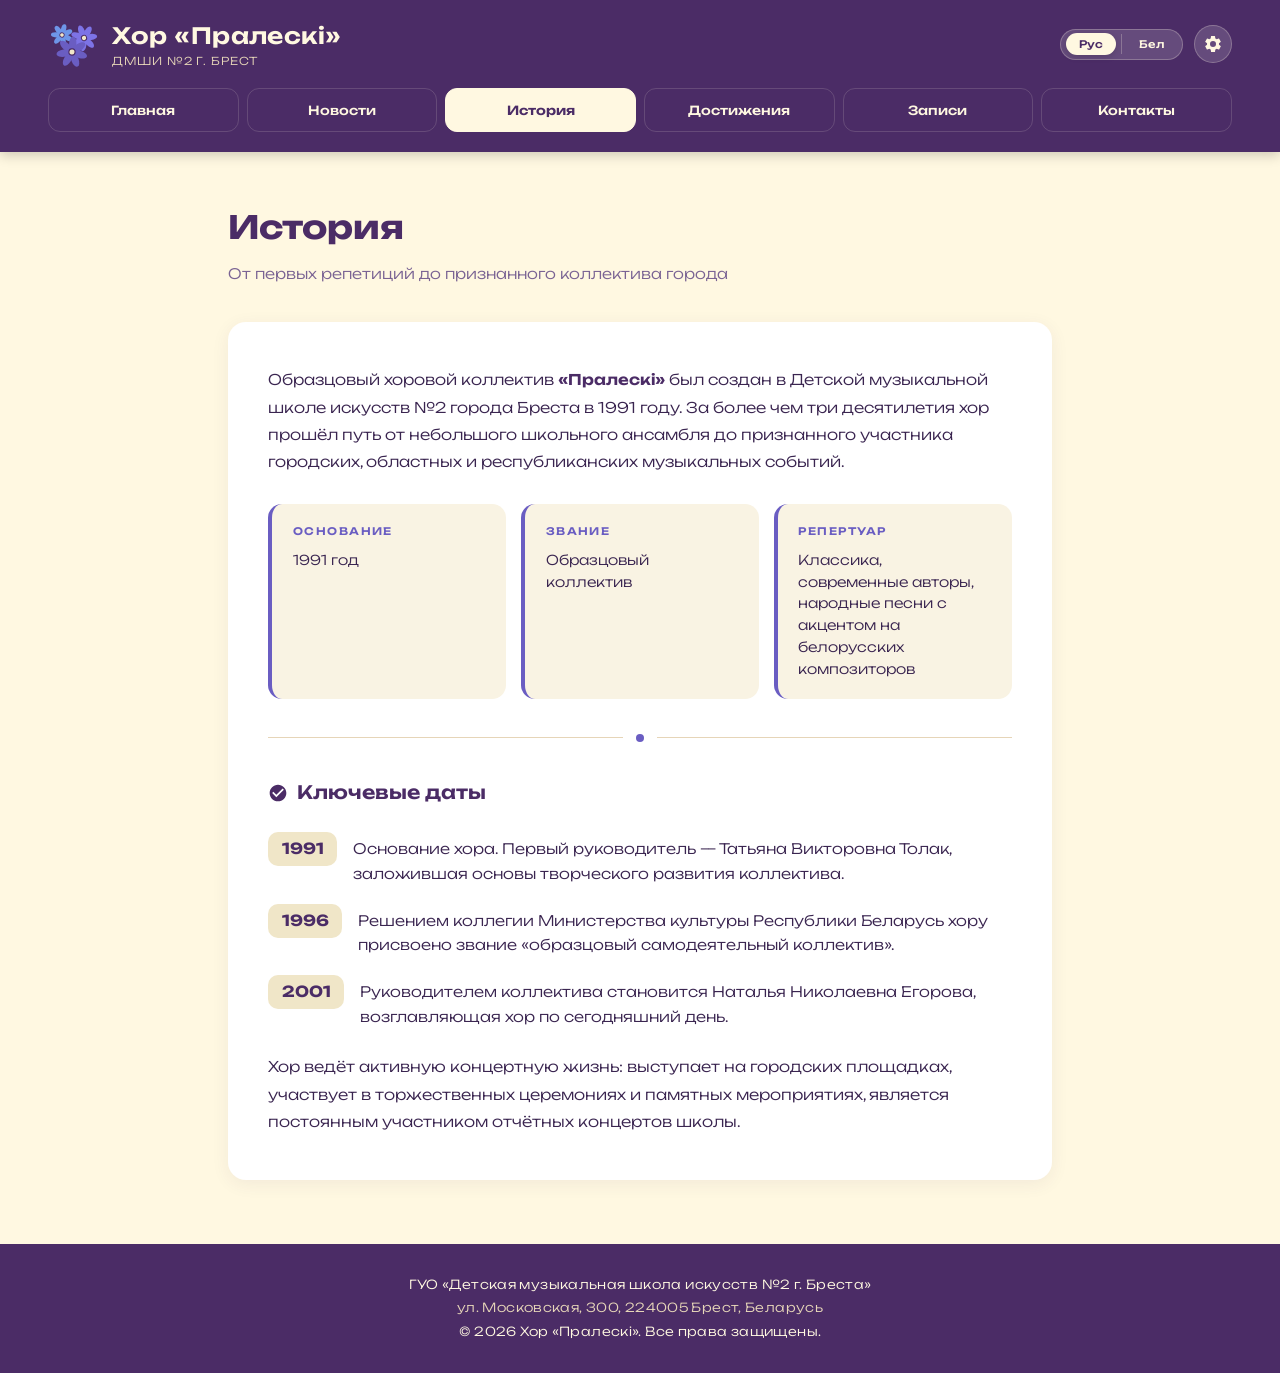
<file: history.html>
<!DOCTYPE html>
<html lang="ru">
<head>
  <meta charset="UTF-8">
  <meta name="viewport" content="width=device-width, initial-scale=1.0, maximum-scale=5.0, user-scalable=yes">
  <title>История — Хор «Пралескі» ДМШИ №2 Брест</title>
  <link rel="preconnect" href="https://fonts.googleapis.com">
  <link rel="preconnect" href="https://fonts.gstatic.com" crossorigin>
  <link href="https://fonts.googleapis.com/css2?family=Unbounded:wght@300;400;500;600;700&display=swap" rel="stylesheet">
  <style>
    :root {
      --bg-body: #FFF8E1;
      --bg-header: #4B2C66;
      --bg-footer: #4B2C66;
      --bg-card: #ffffff;
      --bg-history-block: #ffffff;
      --bg-info-card: #F9F3E3;
      --text-primary: #4B2C66;
      --text-secondary: #3A2550;
      --text-muted: #7A6393;
      --text-header: #FFF8E1;
      --text-footer: #FFF8E1;
      --text-footer-address: #E6D5B8;
      --border-light: #E6D5B8;
      --border-card: #F0E6C8;
      --shadow: rgba(75, 44, 102, 0.07);
      --shadow-hover: rgba(75, 44, 102, 0.12);
      --nav-hover-bg: rgba(255, 248, 225, 0.1);
      --nav-border: rgba(255, 248, 225, 0.15);
      --divider-line: #E6D5B8;
      --divider-dot: #6A5DC2;
      --icon-fill: #6A5DC2;
      --btn-toggle-bg: rgba(255, 255, 255, 0.15);
      --btn-toggle-hover: rgba(255, 255, 255, 0.25);
      --btn-toggle-border: rgba(255, 248, 225, 0.25);
      --btn-toggle-color: #FFF8E1;
      --btn-toggle-active-bg: #FFF8E1;
      --btn-toggle-active-color: #4B2C66;
      --info-card-border: #6A5DC2;
      --event-year-bg: #F0E6C8;
      --event-year-color: #4B2C66;
      --font-scale: 1;
    }
    @media (prefers-color-scheme: dark) {
      :root:not([data-theme="light"]) {
        --bg-body: #2C1F3A;
        --bg-header: #1F1429;
        --bg-footer: #1F1429;
        --bg-card: #3A2A4A;
        --bg-history-block: #3A2A4A;
        --bg-info-card: #4A3A5A;
        --text-primary: #F0E6C8;
        --text-secondary: #D8CBB5;
        --text-muted: #B09BB0;
        --text-header: #FFF8E1;
        --text-footer: #FFF8E1;
        --text-footer-address: #B09BB0;
        --border-light: #5A4A6A;
        --border-card: #5A4A6A;
        --shadow: rgba(0,0,0,0.3);
        --shadow-hover: rgba(0,0,0,0.4);
        --nav-hover-bg: rgba(255,248,225,0.08);
        --nav-border: rgba(255,248,225,0.1);
        --divider-line: #5A4A6A;
        --divider-dot: #B09BB0;
        --icon-fill: #B09BB0;
        --btn-toggle-bg: rgba(255,248,225,0.10);
        --btn-toggle-hover: rgba(255,248,225,0.20);
        --btn-toggle-border: rgba(255,248,225,0.15);
        --btn-toggle-color: #F0E6C8;
        --btn-toggle-active-bg: #F0E6C8;
        --btn-toggle-active-color: #2C1F3A;
        --info-card-border: #B09BB0;
        --event-year-bg: #5A4A6A;
        --event-year-color: #F0E6C8;
      }
    }
    [data-theme="dark"] {
      --bg-body: #2C1F3A;
      --bg-header: #1F1429;
      --bg-footer: #1F1429;
      --bg-card: #3A2A4A;
      --bg-history-block: #3A2A4A;
      --bg-info-card: #4A3A5A;
      --text-primary: #F0E6C8;
      --text-secondary: #D8CBB5;
      --text-muted: #B09BB0;
      --text-header: #FFF8E1;
      --text-footer: #FFF8E1;
      --text-footer-address: #B09BB0;
      --border-light: #5A4A6A;
      --border-card: #5A4A6A;
      --shadow: rgba(0,0,0,0.3);
      --shadow-hover: rgba(0,0,0,0.4);
      --nav-hover-bg: rgba(255,248,225,0.08);
      --nav-border: rgba(255,248,225,0.1);
      --divider-line: #5A4A6A;
      --divider-dot: #B09BB0;
      --icon-fill: #B09BB0;
      --btn-toggle-bg: rgba(255,248,225,0.10);
      --btn-toggle-hover: rgba(255,248,225,0.20);
      --btn-toggle-border: rgba(255,248,225,0.15);
      --btn-toggle-color: #F0E6C8;
      --btn-toggle-active-bg: #F0E6C8;
      --btn-toggle-active-color: #2C1F3A;
      --info-card-border: #B09BB0;
      --event-year-bg: #5A4A6A;
      --event-year-color: #F0E6C8;
    }
    [data-theme="light"] {
      --bg-body: #FFF8E1;
      --bg-header: #4B2C66;
      --bg-footer: #4B2C66;
      --bg-card: #ffffff;
      --bg-history-block: #ffffff;
      --bg-info-card: #F9F3E3;
      --text-primary: #4B2C66;
      --text-secondary: #3A2550;
      --text-muted: #7A6393;
      --text-header: #FFF8E1;
      --text-footer: #FFF8E1;
      --text-footer-address: #E6D5B8;
      --border-light: #E6D5B8;
      --border-card: #F0E6C8;
      --shadow: rgba(75,44,102,0.07);
      --shadow-hover: rgba(75,44,102,0.12);
      --nav-hover-bg: rgba(255,248,225,0.1);
      --nav-border: rgba(255,248,225,0.15);
      --divider-line: #E6D5B8;
      --divider-dot: #6A5DC2;
      --icon-fill: #6A5DC2;
      --btn-toggle-bg: rgba(255,255,255,0.15);
      --btn-toggle-hover: rgba(255,255,255,0.25);
      --btn-toggle-border: rgba(255,248,225,0.25);
      --btn-toggle-color: #FFF8E1;
      --btn-toggle-active-bg: #FFF8E1;
      --btn-toggle-active-color: #4B2C66;
      --info-card-border: #6A5DC2;
      --event-year-bg: #F0E6C8;
      --event-year-color: #4B2C66;
    }
    * { margin:0; padding:0; box-sizing:border-box; -webkit-tap-highlight-color:transparent; }
    html { font-size: calc(16px * var(--font-scale)); }
    body {
      background-color: var(--bg-body);
      font-family: 'Unbounded', sans-serif;
      color: var(--text-primary);
      line-height: 1.7;
      min-height: 100vh;
      display: flex;
      flex-direction: column;
    }
    a { text-decoration:none; color:inherit; }
    ul { list-style:none; }
    button { -webkit-tap-highlight-color:transparent; outline:none; border:none; background:none; cursor:pointer; font-family:inherit; }
    .site-header {
      background-color: var(--bg-header);
      padding: 1.2rem 3rem;
      display: flex;
      flex-direction: column;
      gap: 1.2rem;
      box-shadow: 0 3px 12px rgba(0,0,0,0.2);
    }
    .header-top {
      display: flex;
      align-items: center;
      justify-content: space-between;
      gap: 0.9rem;
    }
    .header-left { display:flex; align-items:center; gap:0.9rem; }
    .logo-icon { width:50px; height:50px; flex-shrink:0; }
    .site-title {
      font-size: 1.4rem;
      font-weight: 600;
      color: var(--text-header);
      letter-spacing: 0.02em;
      line-height: 1.3;
    }
    .site-title small {
      display: block;
      font-size: 0.68rem;
      font-weight: 300;
      color: var(--text-footer-address);
      letter-spacing: 0.08em;
      margin-top: 4px;
      text-transform: uppercase;
    }
    .header-controls {
      display: flex;
      align-items: center;
      gap: 0.7rem;
      flex-shrink: 0;
      position: relative;
    }
    .toggle-group {
      display: flex;
      align-items: center;
      gap: 0.3rem;
      background: var(--btn-toggle-bg);
      border-radius: 30px;
      padding: 0.2rem 0.3rem;
      border: 1px solid var(--btn-toggle-border);
    }
    .toggle-btn {
      padding: 0.3rem 0.8rem;
      border-radius: 30px;
      font-size: 0.65rem;
      font-weight: 500;
      color: var(--btn-toggle-color);
      white-space: nowrap;
    }
    .toggle-btn:hover { background: var(--btn-toggle-hover); }
    .toggle-btn.active {
      background: var(--btn-toggle-active-bg);
      color: var(--btn-toggle-active-color);
      box-shadow: 0 2px 6px rgba(0,0,0,0.15);
    }
    .toggle-separator {
      width: 1px;
      height: 20px;
      background: var(--btn-toggle-border);
    }
    .settings-btn {
      width: 38px;
      height: 38px;
      border-radius: 50%;
      background: var(--btn-toggle-bg);
      border: 1px solid var(--btn-toggle-border);
      display: flex;
      align-items: center;
      justify-content: center;
      color: var(--btn-toggle-color);
    }
    .settings-btn:hover { background: var(--btn-toggle-hover); }
    .settings-btn svg { width:20px; height:20px; fill:currentColor; }
    .settings-panel {
      position: absolute;
      top: 100%;
      right: 0;
      margin-top: 8px;
      background: var(--bg-card);
      border: 1px solid var(--border-card);
      border-radius: 14px;
      padding: 1rem;
      box-shadow: 0 8px 24px var(--shadow-hover);
      min-width: 220px;
      z-index: 100;
      display: none;
      color: var(--text-primary);
    }
    .settings-panel.open { display:block; }
    .settings-panel h4 {
      font-size: 0.75rem;
      font-weight: 600;
      margin-bottom: 0.6rem;
      color: var(--text-muted);
      text-transform: uppercase;
      letter-spacing: 0.05em;
    }
    .settings-row {
      display: flex;
      gap: 0.4rem;
      margin-bottom: 1rem;
      flex-wrap: wrap;
    }
    .settings-option {
      flex: 1;
      min-width: 60px;
      padding: 0.45rem 0.5rem;
      border-radius: 10px;
      font-size: 0.68rem;
      font-weight: 500;
      text-align: center;
      background: var(--bg-body);
      border: 1px solid var(--border-card);
      color: var(--text-primary);
    }
    .settings-option.active {
      background: var(--btn-toggle-active-bg);
      color: var(--btn-toggle-active-color);
      border-color: transparent;
    }
    .settings-option:hover:not(.active) { background: var(--nav-hover-bg); }
    .main-nav { width:100%; }
    .nav-list {
      display: grid;
      grid-template-columns: repeat(6, 1fr);
      gap: 0.5rem;
    }
    .nav-list a {
      display: block;
      text-align: center;
      padding: 0.65rem 0.5rem;
      font-size: 0.78rem;
      font-weight: 500;
      color: var(--text-footer);
      border-radius: 12px;
      border: 1px solid var(--nav-border);
    }
    .nav-list a:hover {
      background-color: var(--nav-hover-bg);
      border-color: rgba(255,248,225,0.3);
    }
    .nav-list a.active-page {
      color: var(--btn-toggle-active-color);
      font-weight: 600;
      background-color: var(--btn-toggle-active-bg);
      border-color: var(--btn-toggle-active-bg);
    }
    .main-content {
      flex: 1;
      padding: 3rem 3rem 4rem;
      max-width: 920px;
      margin: 0 auto;
      width: 100%;
    }
    .page-title {
      font-size: 2rem;
      font-weight: 700;
      color: var(--text-primary);
      margin-bottom: 0.5rem;
    }
    .page-subtitle {
      font-size: 0.9rem;
      font-weight: 300;
      color: var(--text-muted);
      margin-bottom: 2.2rem;
    }
    .history-block {
      background-color: var(--bg-history-block);
      border-radius: 18px;
      padding: 2.8rem 2.5rem;
      box-shadow: 0 4px 18px var(--shadow);
    }
    .history-block p {
      font-size: 0.92rem;
      font-weight: 300;
      color: var(--text-secondary);
      margin-bottom: 1.3rem;
      line-height: 1.85;
    }
    .history-block p:last-child { margin-bottom:0; }
    .highlight { font-weight:600; color:var(--text-primary); }
    .info-grid {
      display: grid;
      grid-template-columns: repeat(auto-fit, minmax(200px, 1fr));
      gap: 0.9rem;
      margin: 1.8rem 0;
    }
    .info-card {
      background-color: var(--bg-info-card);
      border-radius: 14px;
      padding: 1.2rem 1.3rem;
      border-left: 4px solid var(--info-card-border);
    }
    .info-card-title {
      font-size: 0.65rem;
      font-weight: 600;
      color: var(--info-card-border);
      text-transform: uppercase;
      letter-spacing: 0.14em;
      margin-bottom: 0.5rem;
    }
    .info-card-text {
      font-size: 0.85rem;
      font-weight: 300;
      color: var(--text-secondary);
      line-height: 1.6;
    }
    .divider {
      display: flex;
      align-items: center;
      gap: 0.8rem;
      margin: 2.2rem 0;
    }
    .divider-line { flex:1; height:1px; background-color:var(--divider-line); }
    .divider-icon {
      width: 8px; height: 8px;
      background-color: var(--divider-dot);
      border-radius: 50%;
      flex-shrink: 0;
    }
    .section-title {
      font-size: 1.15rem;
      font-weight: 600;
      color: var(--text-primary);
      margin-bottom: 1.3rem;
      display: flex;
      align-items: center;
      gap: 0.55rem;
    }
    .section-title svg {
      width: 20px; height: 20px;
      flex-shrink: 0;
      fill: var(--text-primary);
    }
    .history-events {
      margin: 1.5rem 0;
      display: flex;
      flex-direction: column;
      gap: 1.1rem;
    }
    .history-event {
      display: flex;
      align-items: baseline;
      gap: 1rem;
    }
    .event-year {
      flex-shrink: 0;
      font-weight: 700;
      font-size: 0.95rem;
      color: var(--event-year-color);
      background: var(--event-year-bg);
      padding: 0.25rem 0.85rem;
      border-radius: 10px;
      min-width: 3.8rem;
      text-align: center;
    }
    .event-text {
      font-size: 0.9rem;
      font-weight: 300;
      color: var(--text-secondary);
      line-height: 1.7;
    }
    .site-footer {
      background-color: var(--bg-footer);
      color: var(--text-footer);
      text-align: center;
      padding: 1.8rem 1.5rem;
      font-size: 0.78rem;
      font-weight: 300;
      letter-spacing: 0.03em;
      margin-top: auto;
      line-height: 1.9;
    }
    .site-footer .footer-address { color: var(--text-footer-address); }
    @media (max-width: 900px) {
      .site-header { padding: 1.2rem 1.4rem; }
      .header-top { flex-wrap: wrap; gap: 0.6rem; }
      .header-left { flex: 1 1 auto; }
      .header-controls { margin-left: auto; }
      .site-title { font-size: 1.1rem; }
      .site-title small { font-size: 0.6rem; }
      .nav-list { grid-template-columns: repeat(3, 1fr); }
      .nav-list a { padding: 0.55rem 0.4rem; font-size: 0.72rem; }
      .main-content { padding: 2rem 1.4rem 2.5rem; }
      .history-block { padding: 2rem 1.4rem; }
      .page-title { font-size: 1.7rem; }
      .history-event { flex-direction: column; gap: 0.35rem; }
      .event-year { align-self: flex-start; }
    }
  </style>
</head>
<body>
  <header class="site-header">
    <div class="header-top">
      <div class="header-left">
        <svg viewBox="0 0 100 100" xmlns="http://www.w3.org/2000/svg" class="logo-icon" aria-label="Логотип хора Пралескі">
          <g transform="translate(28, 32) scale(0.65) rotate(15)">
            <ellipse cx="0" cy="-18" rx="8" ry="16" fill="#6E95E8"/>
            <ellipse cx="0" cy="-18" rx="8" ry="16" fill="#6E95E8" transform="rotate(51)"/>
            <ellipse cx="0" cy="-18" rx="8" ry="16" fill="#6E95E8" transform="rotate(102)"/>
            <ellipse cx="0" cy="-18" rx="8" ry="16" fill="#6E95E8" transform="rotate(154)"/>
            <ellipse cx="0" cy="-18" rx="8" ry="16" fill="#6E95E8" transform="rotate(206)"/>
            <ellipse cx="0" cy="-18" rx="8" ry="16" fill="#6E95E8" transform="rotate(257)"/>
            <ellipse cx="0" cy="-18" rx="8" ry="16" fill="#6E95E8" transform="rotate(308)"/>
            <circle cx="0" cy="0" r="8" fill="#4B2C66"/>
            <circle cx="0" cy="0" r="5.5" fill="#F0E6C8"/>
          </g>
          <g transform="translate(72, 38) scale(0.78) rotate(-20)">
            <ellipse cx="0" cy="-18" rx="8" ry="16" fill="#7D73E6"/>
            <ellipse cx="0" cy="-18" rx="8" ry="16" fill="#7D73E6" transform="rotate(51)"/>
            <ellipse cx="0" cy="-18" rx="8" ry="16" fill="#7D73E6" transform="rotate(102)"/>
            <ellipse cx="0" cy="-18" rx="8" ry="16" fill="#7D73E6" transform="rotate(154)"/>
            <ellipse cx="0" cy="-18" rx="8" ry="16" fill="#7D73E6" transform="rotate(206)"/>
            <ellipse cx="0" cy="-18" rx="8" ry="16" fill="#7D73E6" transform="rotate(257)"/>
            <ellipse cx="0" cy="-18" rx="8" ry="16" fill="#7D73E6" transform="rotate(308)"/>
            <circle cx="0" cy="0" r="8" fill="#4B2C66"/>
            <circle cx="0" cy="0" r="5.5" fill="#F0E6C8"/>
          </g>
          <g transform="translate(48, 66) scale(0.92) rotate(5)">
            <ellipse cx="0" cy="-18" rx="8" ry="16" fill="#6A5DC2"/>
            <ellipse cx="0" cy="-18" rx="8" ry="16" fill="#6A5DC2" transform="rotate(51)"/>
            <ellipse cx="0" cy="-18" rx="8" ry="16" fill="#6A5DC2" transform="rotate(102)"/>
            <ellipse cx="0" cy="-18" rx="8" ry="16" fill="#6A5DC2" transform="rotate(154)"/>
            <ellipse cx="0" cy="-18" rx="8" ry="16" fill="#6A5DC2" transform="rotate(206)"/>
            <ellipse cx="0" cy="-18" rx="8" ry="16" fill="#6A5DC2" transform="rotate(257)"/>
            <ellipse cx="0" cy="-18" rx="8" ry="16" fill="#6A5DC2" transform="rotate(308)"/>
            <circle cx="0" cy="0" r="8" fill="#4B2C66"/>
            <circle cx="0" cy="0" r="5.5" fill="#F0E6C8"/>
          </g>
        </svg>
        <div class="site-title">
          <span data-lang-key="site-title">Хор «Пралескі»</span>
          <small data-lang-key="site-subtitle">ДМШИ №2 г. Брест</small>
        </div>
      </div>
      <div class="header-controls">
        <div class="toggle-group" role="group" aria-label="Выбор языка">
          <button class="toggle-btn active" data-lang-btn="ru">Рус</button>
          <span class="toggle-separator"></span>
          <button class="toggle-btn" data-lang-btn="be">Бел</button>
        </div>
        <button class="settings-btn" id="settingsBtn" aria-label="Настройки" title="Настройки">
          <svg viewBox="0 0 24 24"><path d="M19.14 12.94c.04-.31.06-.63.06-.94 0-.31-.02-.63-.06-.94l2.03-1.58a.49.49 0 0 0 .12-.61l-1.92-3.32a.49.49 0 0 0-.59-.22l-2.39.96c-.5-.38-1.03-.7-1.62-.94l-.36-2.54a.48.48 0 0 0-.48-.41h-3.84c-.24 0-.43.17-.47.41l-.36 2.54c-.59.24-1.13.57-1.62.94l-2.39-.96a.49.49 0 0 0-.59.22L2.74 8.87a.49.49 0 0 0 .12.61l2.03 1.58c-.04.31-.06.63-.06.94s.02.63.06.94l-2.03 1.58a.49.49 0 0 0-.12.61l1.92 3.32c.12.22.37.29.59.22l2.39-.96c.5.38 1.03.7 1.62.94l.36 2.54c.05.24.24.41.48.41h3.84c.24 0 .44-.17.47-.41l.36-2.54c.59-.24 1.13-.56 1.62-.94l2.39.96c.22.08.47 0 .59-.22l1.92-3.32a.49.49 0 0 0-.12-.61l-2.01-1.58zM12 15.6A3.6 3.6 0 1 1 12 8.4a3.6 3.6 0 0 1 0 7.2z"/></svg>
        </button>
        <div class="settings-panel" id="settingsPanel">
          <h4>Тема</h4>
          <div class="settings-row">
            <button class="settings-option" data-theme="system">Системная</button>
            <button class="settings-option" data-theme="light">
              <svg width="14" height="14" viewBox="0 0 24 24" style="vertical-align:-2px;margin-right:3px"><circle cx="12" cy="12" r="5" fill="currentColor"/><path d="M12 1v2M12 21v2M4.22 4.22l1.42 1.42M18.36 18.36l1.42 1.42M1 12h2M21 12h2M4.22 19.78l1.42-1.42M18.36 5.64l1.42-1.42" stroke="currentColor" stroke-width="2" fill="none"/></svg>
              Свет
            </button>
            <button class="settings-option" data-theme="dark">
              <svg width="14" height="14" viewBox="0 0 24 24" style="vertical-align:-2px;margin-right:3px"><path d="M21 12.79A9 9 0 1 1 11.21 3 7 7 0 0 0 21 12.79z" fill="currentColor"/></svg>
              Тём
            </button>
          </div>
          <h4>Размер шрифта</h4>
          <div class="settings-row">
            <button class="settings-option" data-font="0.9">Мелкий</button>
            <button class="settings-option" data-font="1">Обычный</button>
            <button class="settings-option" data-font="1.15">Крупный</button>
          </div>
        </div>
      </div>
    </div>
    <nav class="main-nav" aria-label="Основное меню">
      <ul class="nav-list">
        <li><a href="index.html" data-lang-key="nav-home">Главная</a></li>
        <li><a href="news.html" data-lang-key="nav-news">Новости</a></li>
        <li><a href="history.html" class="active-page" data-lang-key="nav-history">История</a></li>
        <li><a href="achievements.html" data-lang-key="nav-achievements">Достижения</a></li>
        <li><a href="recordings.html" data-lang-key="nav-recordings">Записи</a></li>
        <li><a href="contacts.html" data-lang-key="nav-contacts">Контакты</a></li>
      </ul>
    </nav>
  </header>

  <main class="main-content">
    <h1 class="page-title" data-lang-key="page-title">История</h1>
    <p class="page-subtitle" data-lang-key="page-subtitle">От первых репетиций до признанного коллектива города</p>

    <div class="history-block">
      <p data-lang-key="history-p1">
        Образцовый хоровой коллектив <span class="highlight">«Пралескі»</span> был создан в Детской музыкальной школе искусств №2 города Бреста в 1991 году.
        За более чем три десятилетия хор прошёл путь от небольшого школьного ансамбля до признанного участника городских, областных и республиканских музыкальных событий.
      </p>
      <div class="info-grid">
        <div class="info-card">
          <div class="info-card-title" data-lang-key="info-founded">Основание</div>
          <div class="info-card-text" data-lang-key="info-founded-text">1991 год</div>
        </div>
        <div class="info-card">
          <div class="info-card-title" data-lang-key="info-title">Звание</div>
          <div class="info-card-text" data-lang-key="info-title-text">Образцовый коллектив</div>
        </div>
        <div class="info-card">
          <div class="info-card-title" data-lang-key="info-repertoire">Репертуар</div>
          <div class="info-card-text" data-lang-key="info-repertoire-text">Классика, современные авторы, народные песни с акцентом на белорусских композиторов</div>
        </div>
      </div>
      <div class="divider">
        <span class="divider-line"></span>
        <span class="divider-icon"></span>
        <span class="divider-line"></span>
      </div>
      <h2 class="section-title">
        <svg viewBox="0 0 24 24"><path d="M12 2C6.48 2 2 6.48 2 12s4.48 10 10 10 10-4.48 10-10S17.52 2 12 2zm-2 15l-5-5 1.41-1.41L10 14.17l7.59-7.59L19 8l-9 9z"/></svg>
        <span data-lang-key="key-dates">Ключевые даты</span>
      </h2>
      <div class="history-events">
        <div class="history-event">
          <div class="event-year">1991</div>
          <div class="event-text" data-lang-key="event-1991">Основание хора. Первый руководитель — Татьяна Викторовна Толак, заложившая основы творческого развития коллектива.</div>
        </div>
        <div class="history-event">
          <div class="event-year">1996</div>
          <div class="event-text" data-lang-key="event-1996">Решением коллегии Министерства культуры Республики Беларусь хору присвоено звание «образцовый самодеятельный коллектив».</div>
        </div>
        <div class="history-event">
          <div class="event-year">2001</div>
          <div class="event-text" data-lang-key="event-2001">Руководителем коллектива становится Наталья Николаевна Егорова, возглавляющая хор по сегодняшний день.</div>
        </div>
      </div>
      <p data-lang-key="history-p2">
        Хор ведёт активную концертную жизнь: выступает на городских площадках, участвует в торжественных церемониях и памятных мероприятиях, является постоянным участником отчётных концертов школы.
      </p>
    </div>
  </main>

  <footer class="site-footer">
    <p data-lang-key="footer-school">ГУО «Детская музыкальная школа искусств №2 г. Бреста»</p>
    <p class="footer-address" data-lang-key="footer-address">ул. Московская, 300, 224005 Брест, Беларусь</p>
    <p data-lang-key="footer-copyright">&copy; 2026 Хор «Пралескі». Все права защищены.</p>
  </footer>

  <script>
    (function() {
      const root = document.documentElement;
      const settingsBtn = document.getElementById('settingsBtn');
      const settingsPanel = document.getElementById('settingsPanel');

      function applyTheme(theme) {
        if (theme === 'system') root.removeAttribute('data-theme');
        else root.setAttribute('data-theme', theme);
        localStorage.setItem('pra-theme', theme);
        document.querySelectorAll('[data-theme]').forEach(btn => {
          btn.classList.toggle('active', btn.getAttribute('data-theme') === theme);
        });
      }
      function applyFont(scale) {
        root.style.setProperty('--font-scale', scale);
        localStorage.setItem('pra-font', scale);
        document.querySelectorAll('[data-font]').forEach(btn => {
          btn.classList.toggle('active', btn.getAttribute('data-font') === scale);
        });
      }

      const savedTheme = localStorage.getItem('pra-theme') || 'system';
      const savedFont = localStorage.getItem('pra-font') || '1';
      applyTheme(savedTheme);
      applyFont(savedFont);

      settingsBtn.addEventListener('click', e => {
        e.stopPropagation();
        settingsPanel.classList.toggle('open');
      });
      document.addEventListener('click', () => settingsPanel.classList.remove('open'));
      settingsPanel.addEventListener('click', e => e.stopPropagation());

      document.querySelectorAll('[data-theme]').forEach(btn => {
        btn.addEventListener('click', () => applyTheme(btn.getAttribute('data-theme')));
      });
      document.querySelectorAll('[data-font]').forEach(btn => {
        btn.addEventListener('click', () => applyFont(btn.getAttribute('data-font')));
      });

      const langBtns = document.querySelectorAll('[data-lang-btn]');
      const translations = {
        ru: {
          'site-title': 'Хор «Пралескі»',
          'site-subtitle': 'ДМШИ №2 г. Брест',
          'nav-home': 'Главная',
          'nav-news': 'Новости',
          'nav-history': 'История',
          'nav-achievements': 'Достижения',
          'nav-recordings': 'Записи',
          'nav-contacts': 'Контакты',
          'page-title': 'История',
          'page-subtitle': 'От первых репетиций до признанного коллектива города',
          'history-p1': 'Образцовый хоровой коллектив <span class="highlight">«Пралескі»</span> был создан в Детской музыкальной школе искусств №2 города Бреста в 1991 году. За более чем три десятилетия хор прошёл путь от небольшого школьного ансамбля до признанного участника городских, областных и республиканских музыкальных событий.',
          'info-founded': 'Основание',
          'info-founded-text': '1991 год',
          'info-title': 'Звание',
          'info-title-text': 'Образцовый коллектив',
          'info-repertoire': 'Репертуар',
          'info-repertoire-text': 'Классика, современные авторы, народные песни с акцентом на белорусских композиторов',
          'key-dates': 'Ключевые даты',
          'event-1991': 'Основание хора. Первый руководитель — Татьяна Викторовна Толак, заложившая основы творческого развития коллектива.',
          'event-1996': 'Решением коллегии Министерства культуры Республики Беларусь хору присвоено звание «образцовый самодеятельный коллектив».',
          'event-2001': 'Руководителем коллектива становится Наталья Николаевна Егорова, возглавляющая хор по сегодняшний день.',
          'history-p2': 'Хор ведёт активную концертную жизнь: выступает на городских площадках, участвует в торжественных церемониях и памятных мероприятиях, является постоянным участником отчётных концертов школы.',
          'footer-school': 'ГУО «Детская музыкальная школа искусств №2 г. Бреста»',
          'footer-address': 'ул. Московская, 300, 224005 Брест, Беларусь',
          'footer-copyright': '© 2026 Хор «Пралескі». Все права защищены.'
        },
        be: {
          'site-title': 'Хор «Пралескі»',
          'site-subtitle': 'ДМШІ №2 г. Брэст',
          'nav-home': 'Галоўная',
          'nav-news': 'Навіны',
          'nav-history': 'Гісторыя',
          'nav-achievements': 'Дасягненні',
          'nav-recordings': 'Запісы',
          'nav-contacts': 'Кантакты',
          'page-title': 'Гісторыя',
          'page-subtitle': 'Ад першых рэпетыцый да прызнанага калектыву горада',
          'history-p1': 'Узорны харавы калектыў <span class="highlight">«Пралескі»</span> быў створаны ў Дзіцячай музычнай школе мастацтваў №2 горада Брэста ў 1991 годзе. За больш чым тры дзесяцігоддзі хор прайшоў шлях ад невялікага школьнага ансамбля да прызнанага ўдзельніка гарадскіх, абласных і рэспубліканскіх музычных падзей.',
          'info-founded': 'Заснаванне',
          'info-founded-text': '1991 год',
          'info-title': 'Званне',
          'info-title-text': 'Узорны калектыў',
          'info-repertoire': 'Рэпертуар',
          'info-repertoire-text': 'Класіка, сучасныя аўтары, народныя песні з акцэнтам на беларускіх кампазітараў',
          'key-dates': 'Ключавыя даты',
          'event-1991': 'Заснаванне хора. Першы кіраўнік — Таццяна Віктараўна Толак, якая заклала асновы творчага развіцця калектыву.',
          'event-1996': 'Рашэннем калегіі Міністэрства культуры Рэспублікі Беларусь хору прысвоена званне «ўзорны самадзейны калектыў».',
          'event-2001': 'Кіраўніком калектыву становіцца Наталля Мікалаеўна Ягорава, якая ўзначальвае хор па сённяшні дзень.',
          'history-p2': 'Хор вядзе актыўнае канцэртнае жыццё: выступае на гарадскіх пляцоўках, удзельнічае ў ўрачыстых цырымоніях і памятных мерапрыемствах, з’яўляецца пастаянным удзельнікам справаздачных канцэртаў школы.',
          'footer-school': 'ДУА «Дзіцячая музычная школа мастацтваў №2 г. Брэста»',
          'footer-address': 'вул. Маскоўская, 300, 224005 Брэст, Беларусь',
          'footer-copyright': '© 2026 Хор «Пралескі». Усе правы абаронены.'
        }
      };
      function setLanguage(lang) {
        document.querySelectorAll('[data-lang-key]').forEach(el => {
          const key = el.getAttribute('data-lang-key');
          if (translations[lang] && translations[lang][key] !== undefined) {
            el.innerHTML = translations[lang][key];
          }
        });
        langBtns.forEach(btn => btn.classList.toggle('active', btn.getAttribute('data-lang-btn') === lang));
        localStorage.setItem('pra-leski-lang', lang);
      }
      langBtns.forEach(btn => btn.addEventListener('click', () => setLanguage(btn.getAttribute('data-lang-btn'))));
      setLanguage(localStorage.getItem('pra-leski-lang') || 'ru');
    })();
  </script>
</body>
</html>
</file>
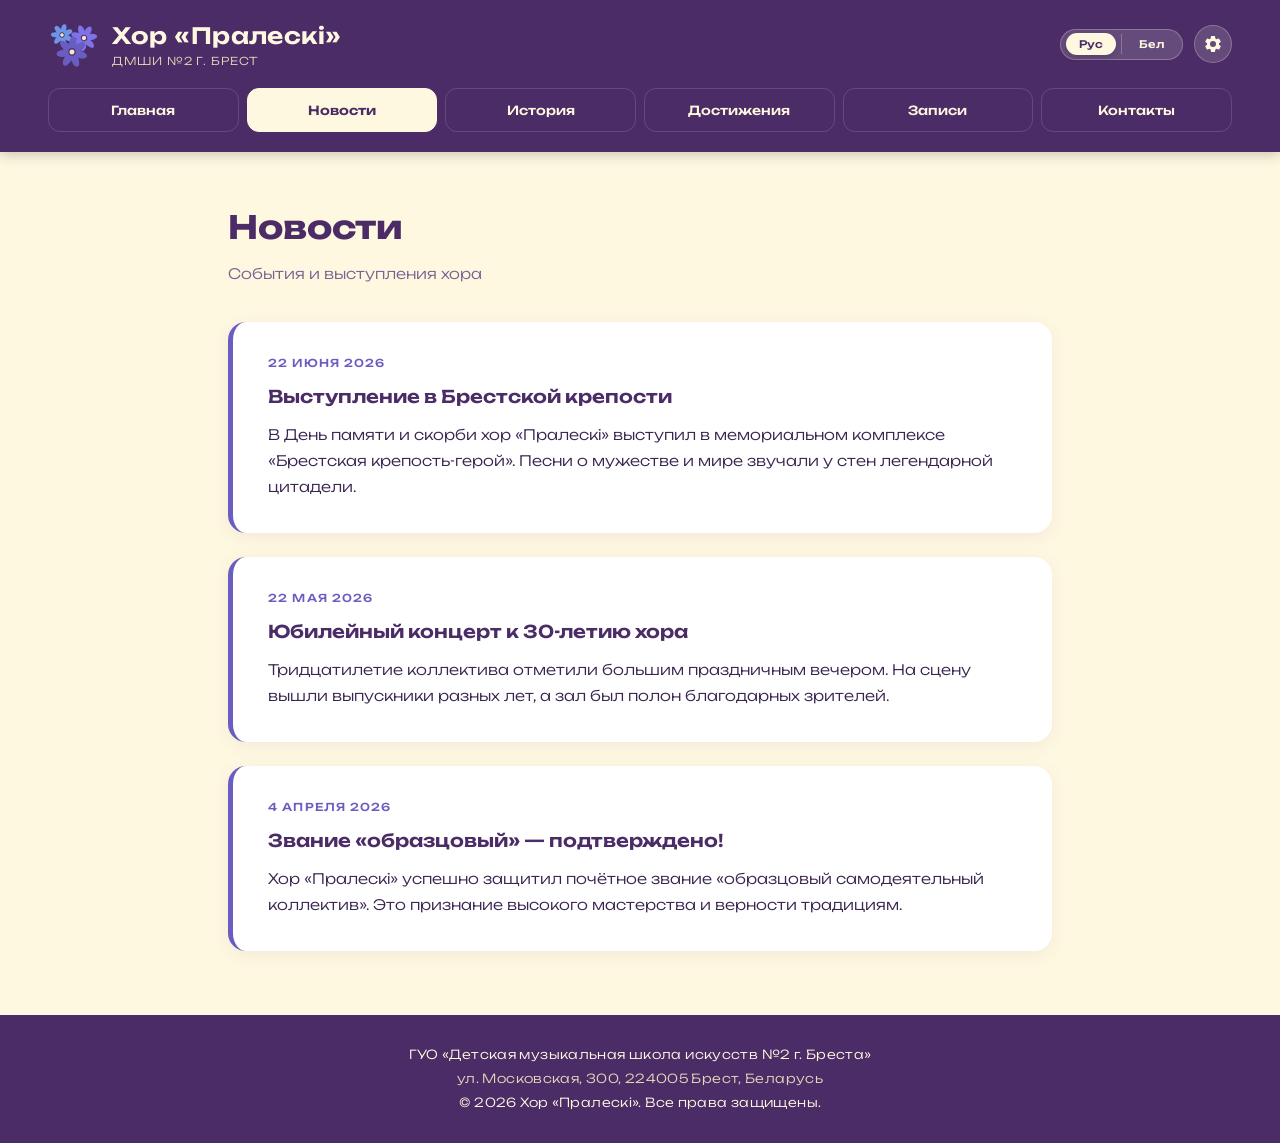
<file: news.html>
<!DOCTYPE html>
<html lang="ru">
<head>
  <meta charset="UTF-8">
  <meta name="viewport" content="width=device-width, initial-scale=1.0, maximum-scale=5.0, user-scalable=yes">
  <title>Новости — Хор «Пралескі» ДМШИ №2 Брест</title>
  <link rel="preconnect" href="https://fonts.googleapis.com">
  <link rel="preconnect" href="https://fonts.gstatic.com" crossorigin>
  <link href="https://fonts.googleapis.com/css2?family=Unbounded:wght@300;400;500;600;700&display=swap" rel="stylesheet">
  <style>
    :root {
      --bg-body: #FFF8E1; --bg-header: #4B2C66; --bg-footer: #4B2C66; --bg-card: #ffffff; --bg-news-card: #ffffff;
      --text-primary: #4B2C66; --text-secondary: #3A2550; --text-muted: #7A6393; --text-header: #FFF8E1; --text-footer: #FFF8E1; --text-footer-address: #E6D5B8;
      --border-card: #F0E6C8; --shadow: rgba(75,44,102,0.07); --shadow-hover: rgba(75,44,102,0.12);
      --nav-hover-bg: rgba(255,248,225,0.1); --nav-border: rgba(255,248,225,0.15);
      --btn-toggle-bg: rgba(255,255,255,0.15); --btn-toggle-hover: rgba(255,255,255,0.25); --btn-toggle-border: rgba(255,248,225,0.25);
      --btn-toggle-color: #FFF8E1; --btn-toggle-active-bg: #FFF8E1; --btn-toggle-active-color: #4B2C66;
      --news-border-left: #6A5DC2; --news-date-color: #6A5DC2; --font-scale: 1;
    }
    @media (prefers-color-scheme: dark) {
      :root:not([data-theme="light"]) {
        --bg-body: #2C1F3A; --bg-header: #1F1429; --bg-footer: #1F1429; --bg-card: #3A2A4A; --bg-news-card: #3A2A4A;
        --text-primary: #F0E6C8; --text-secondary: #D8CBB5; --text-muted: #B09BB0; --text-header: #FFF8E1; --text-footer: #FFF8E1; --text-footer-address: #B09BB0;
        --border-card: #5A4A6A; --shadow: rgba(0,0,0,0.3); --shadow-hover: rgba(0,0,0,0.4);
        --nav-hover-bg: rgba(255,248,225,0.08); --nav-border: rgba(255,248,225,0.1);
        --btn-toggle-bg: rgba(255,248,225,0.10); --btn-toggle-hover: rgba(255,248,225,0.20); --btn-toggle-border: rgba(255,248,225,0.15);
        --btn-toggle-color: #F0E6C8; --btn-toggle-active-bg: #F0E6C8; --btn-toggle-active-color: #2C1F3A;
        --news-border-left: #B09BB0; --news-date-color: #B09BB0;
      }
    }
    [data-theme="dark"] {
      --bg-body: #2C1F3A; --bg-header: #1F1429; --bg-footer: #1F1429; --bg-card: #3A2A4A; --bg-news-card: #3A2A4A;
      --text-primary: #F0E6C8; --text-secondary: #D8CBB5; --text-muted: #B09BB0; --text-header: #FFF8E1; --text-footer: #FFF8E1; --text-footer-address: #B09BB0;
      --border-card: #5A4A6A; --shadow: rgba(0,0,0,0.3); --shadow-hover: rgba(0,0,0,0.4);
      --nav-hover-bg: rgba(255,248,225,0.08); --nav-border: rgba(255,248,225,0.1);
      --btn-toggle-bg: rgba(255,248,225,0.10); --btn-toggle-hover: rgba(255,248,225,0.20); --btn-toggle-border: rgba(255,248,225,0.15);
      --btn-toggle-color: #F0E6C8; --btn-toggle-active-bg: #F0E6C8; --btn-toggle-active-color: #2C1F3A;
      --news-border-left: #B09BB0; --news-date-color: #B09BB0;
    }
    [data-theme="light"] {
      --bg-body: #FFF8E1; --bg-header: #4B2C66; --bg-footer: #4B2C66; --bg-card: #ffffff; --bg-news-card: #ffffff;
      --text-primary: #4B2C66; --text-secondary: #3A2550; --text-muted: #7A6393; --text-header: #FFF8E1; --text-footer: #FFF8E1; --text-footer-address: #E6D5B8;
      --border-card: #F0E6C8; --shadow: rgba(75,44,102,0.07); --shadow-hover: rgba(75,44,102,0.12);
      --nav-hover-bg: rgba(255,248,225,0.1); --nav-border: rgba(255,248,225,0.15);
      --btn-toggle-bg: rgba(255,255,255,0.15); --btn-toggle-hover: rgba(255,255,255,0.25); --btn-toggle-border: rgba(255,248,225,0.25);
      --btn-toggle-color: #FFF8E1; --btn-toggle-active-bg: #FFF8E1; --btn-toggle-active-color: #4B2C66;
      --news-border-left: #6A5DC2; --news-date-color: #6A5DC2;
    }
    * { margin:0; padding:0; box-sizing:border-box; -webkit-tap-highlight-color:transparent; }
    html { font-size: calc(16px * var(--font-scale)); }
    body { background:var(--bg-body); font-family:'Unbounded',sans-serif; color:var(--text-primary); line-height:1.7; min-height:100vh; display:flex; flex-direction:column; }
    a { text-decoration:none; color:inherit; } ul { list-style:none; }
    button { -webkit-tap-highlight-color:transparent; outline:none; border:none; background:none; cursor:pointer; font-family:inherit; }
    .site-header { background:var(--bg-header); padding:1.2rem 3rem; display:flex; flex-direction:column; gap:1.2rem; box-shadow:0 3px 12px rgba(0,0,0,0.2); }
    .header-top { display:flex; align-items:center; justify-content:space-between; gap:0.9rem; }
    .header-left { display:flex; align-items:center; gap:0.9rem; }
    .logo-icon { width:50px; height:50px; flex-shrink:0; }
    .site-title { font-size:1.4rem; font-weight:600; color:var(--text-header); letter-spacing:0.02em; line-height:1.3; }
    .site-title small { display:block; font-size:0.68rem; font-weight:300; color:var(--text-footer-address); letter-spacing:0.08em; margin-top:4px; text-transform:uppercase; }
    .header-controls { display:flex; align-items:center; gap:0.7rem; flex-shrink:0; position:relative; }
    .toggle-group { display:flex; align-items:center; gap:0.3rem; background:var(--btn-toggle-bg); border-radius:30px; padding:0.2rem 0.3rem; border:1px solid var(--btn-toggle-border); }
    .toggle-btn { padding:0.3rem 0.8rem; border-radius:30px; font-size:0.65rem; font-weight:500; color:var(--btn-toggle-color); white-space:nowrap; }
    .toggle-btn:hover { background:var(--btn-toggle-hover); }
    .toggle-btn.active { background:var(--btn-toggle-active-bg); color:var(--btn-toggle-active-color); box-shadow:0 2px 6px rgba(0,0,0,0.15); }
    .toggle-separator { width:1px; height:20px; background:var(--btn-toggle-border); }
    .settings-btn { width:38px; height:38px; border-radius:50%; background:var(--btn-toggle-bg); border:1px solid var(--btn-toggle-border); display:flex; align-items:center; justify-content:center; color:var(--btn-toggle-color); }
    .settings-btn:hover { background:var(--btn-toggle-hover); }
    .settings-btn svg { width:20px; height:20px; fill:currentColor; }
    .settings-panel { position:absolute; top:100%; right:0; margin-top:8px; background:var(--bg-card); border:1px solid var(--border-card); border-radius:14px; padding:1rem; box-shadow:0 8px 24px var(--shadow-hover); min-width:220px; z-index:100; display:none; color:var(--text-primary); }
    .settings-panel.open { display:block; }
    .settings-panel h4 { font-size:0.75rem; font-weight:600; margin-bottom:0.6rem; color:var(--text-muted); text-transform:uppercase; letter-spacing:0.05em; }
    .settings-row { display:flex; gap:0.4rem; margin-bottom:1rem; flex-wrap:wrap; }
    .settings-option { flex:1; min-width:60px; padding:0.45rem 0.5rem; border-radius:10px; font-size:0.68rem; font-weight:500; text-align:center; background:var(--bg-body); border:1px solid var(--border-card); color:var(--text-primary); }
    .settings-option.active { background:var(--btn-toggle-active-bg); color:var(--btn-toggle-active-color); border-color:transparent; }
    .settings-option:hover:not(.active) { background:var(--nav-hover-bg); }
    .main-nav { width:100%; }
    .nav-list { display:grid; grid-template-columns:repeat(6,1fr); gap:0.5rem; }
    .nav-list a { display:block; text-align:center; padding:0.65rem 0.5rem; font-size:0.78rem; font-weight:500; color:var(--text-footer); border-radius:12px; border:1px solid var(--nav-border); }
    .nav-list a:hover { background:var(--nav-hover-bg); border-color:rgba(255,248,225,0.3); }
    .nav-list a.active-page { color:var(--btn-toggle-active-color); font-weight:600; background:var(--btn-toggle-active-bg); border-color:var(--btn-toggle-active-bg); }
    .main-content { flex:1; padding:3rem 3rem 4rem; max-width:920px; margin:0 auto; width:100%; }
    .page-title { font-size:2rem; font-weight:700; color:var(--text-primary); margin-bottom:0.5rem; }
    .page-subtitle { font-size:0.9rem; font-weight:300; color:var(--text-muted); margin-bottom:2.2rem; }
    .news-list { display:flex; flex-direction:column; gap:1.5rem; }
    .news-card { background:var(--bg-news-card); border-radius:18px; padding:2rem 2.2rem; box-shadow:0 4px 18px var(--shadow); border-left:5px solid var(--news-border-left); }
    .news-date { font-size:0.68rem; font-weight:500; color:var(--news-date-color); text-transform:uppercase; letter-spacing:0.1em; margin-bottom:0.6rem; }
    .news-card h2 { font-size:1.1rem; font-weight:600; color:var(--text-primary); margin-bottom:0.7rem; }
    .news-card p { font-size:0.9rem; font-weight:300; color:var(--text-secondary); line-height:1.8; }
    .site-footer { background:var(--bg-footer); color:var(--text-footer); text-align:center; padding:1.8rem 1.5rem; font-size:0.78rem; font-weight:300; letter-spacing:0.03em; margin-top:auto; line-height:1.9; }
    .site-footer .footer-address { color:var(--text-footer-address); }
    @media (max-width:900px) {
      .site-header { padding:1.2rem 1.4rem; } .header-top { flex-wrap:wrap; gap:0.6rem; } .header-left { flex:1 1 auto; } .header-controls { margin-left:auto; }
      .site-title { font-size:1.1rem; } .site-title small { font-size:0.6rem; } .nav-list { grid-template-columns:repeat(3,1fr); }
      .nav-list a { padding:0.55rem 0.4rem; font-size:0.72rem; } .main-content { padding:2rem 1.4rem 2.5rem; } .news-card { padding:1.5rem 1.4rem; } .page-title { font-size:1.7rem; }
    }
  </style>
</head>
<body>
  <header class="site-header">
    <div class="header-top">
      <div class="header-left">
        <svg viewBox="0 0 100 100" xmlns="http://www.w3.org/2000/svg" class="logo-icon" aria-label="Логотип хора Пралескі">
          <g transform="translate(28,32) scale(0.65) rotate(15)"><ellipse cx="0" cy="-18" rx="8" ry="16" fill="#6E95E8"/><ellipse cx="0" cy="-18" rx="8" ry="16" fill="#6E95E8" transform="rotate(51)"/><ellipse cx="0" cy="-18" rx="8" ry="16" fill="#6E95E8" transform="rotate(102)"/><ellipse cx="0" cy="-18" rx="8" ry="16" fill="#6E95E8" transform="rotate(154)"/><ellipse cx="0" cy="-18" rx="8" ry="16" fill="#6E95E8" transform="rotate(206)"/><ellipse cx="0" cy="-18" rx="8" ry="16" fill="#6E95E8" transform="rotate(257)"/><ellipse cx="0" cy="-18" rx="8" ry="16" fill="#6E95E8" transform="rotate(308)"/><circle cx="0" cy="0" r="8" fill="#4B2C66"/><circle cx="0" cy="0" r="5.5" fill="#F0E6C8"/></g>
          <g transform="translate(72,38) scale(0.78) rotate(-20)"><ellipse cx="0" cy="-18" rx="8" ry="16" fill="#7D73E6"/><ellipse cx="0" cy="-18" rx="8" ry="16" fill="#7D73E6" transform="rotate(51)"/><ellipse cx="0" cy="-18" rx="8" ry="16" fill="#7D73E6" transform="rotate(102)"/><ellipse cx="0" cy="-18" rx="8" ry="16" fill="#7D73E6" transform="rotate(154)"/><ellipse cx="0" cy="-18" rx="8" ry="16" fill="#7D73E6" transform="rotate(206)"/><ellipse cx="0" cy="-18" rx="8" ry="16" fill="#7D73E6" transform="rotate(257)"/><ellipse cx="0" cy="-18" rx="8" ry="16" fill="#7D73E6" transform="rotate(308)"/><circle cx="0" cy="0" r="8" fill="#4B2C66"/><circle cx="0" cy="0" r="5.5" fill="#F0E6C8"/></g>
          <g transform="translate(48,66) scale(0.92) rotate(5)"><ellipse cx="0" cy="-18" rx="8" ry="16" fill="#6A5DC2"/><ellipse cx="0" cy="-18" rx="8" ry="16" fill="#6A5DC2" transform="rotate(51)"/><ellipse cx="0" cy="-18" rx="8" ry="16" fill="#6A5DC2" transform="rotate(102)"/><ellipse cx="0" cy="-18" rx="8" ry="16" fill="#6A5DC2" transform="rotate(154)"/><ellipse cx="0" cy="-18" rx="8" ry="16" fill="#6A5DC2" transform="rotate(206)"/><ellipse cx="0" cy="-18" rx="8" ry="16" fill="#6A5DC2" transform="rotate(257)"/><ellipse cx="0" cy="-18" rx="8" ry="16" fill="#6A5DC2" transform="rotate(308)"/><circle cx="0" cy="0" r="8" fill="#4B2C66"/><circle cx="0" cy="0" r="5.5" fill="#F0E6C8"/></g>
        </svg>
        <div class="site-title"><span data-lang-key="site-title">Хор «Пралескі»</span><small data-lang-key="site-subtitle">ДМШИ №2 г. Брест</small></div>
      </div>
      <div class="header-controls">
        <div class="toggle-group" role="group" aria-label="Выбор языка">
          <button class="toggle-btn active" data-lang-btn="ru">Рус</button><span class="toggle-separator"></span><button class="toggle-btn" data-lang-btn="be">Бел</button>
        </div>
        <button class="settings-btn" id="settingsBtn" aria-label="Настройки" title="Настройки">
          <svg viewBox="0 0 24 24"><path d="M19.14 12.94c.04-.31.06-.63.06-.94 0-.31-.02-.63-.06-.94l2.03-1.58a.49.49 0 0 0 .12-.61l-1.92-3.32a.49.49 0 0 0-.59-.22l-2.39.96c-.5-.38-1.03-.7-1.62-.94l-.36-2.54a.48.48 0 0 0-.48-.41h-3.84c-.24 0-.43.17-.47.41l-.36 2.54c-.59.24-1.13.57-1.62.94l-2.39-.96a.49.49 0 0 0-.59.22L2.74 8.87a.49.49 0 0 0 .12.61l2.03 1.58c-.04.31-.06.63-.06.94s.02.63.06.94l-2.03 1.58a.49.49 0 0 0-.12.61l1.92 3.32c.12.22.37.29.59.22l2.39-.96c.5.38 1.03.7 1.62.94l.36 2.54c.05.24.24.41.48.41h3.84c.24 0 .44-.17.47-.41l.36-2.54c.59-.24 1.13-.56 1.62-.94l2.39.96c.22.08.47 0 .59-.22l1.92-3.32a.49.49 0 0 0-.12-.61l-2.01-1.58zM12 15.6A3.6 3.6 0 1 1 12 8.4a3.6 3.6 0 0 1 0 7.2z"/></svg>
        </button>
        <div class="settings-panel" id="settingsPanel">
          <h4>Тема</h4>
          <div class="settings-row">
            <button class="settings-option" data-theme="system">Системная</button>
            <button class="settings-option" data-theme="light"><svg width="14" height="14" viewBox="0 0 24 24" style="vertical-align:-2px;margin-right:3px"><circle cx="12" cy="12" r="5" fill="currentColor"/><path d="M12 1v2M12 21v2M4.22 4.22l1.42 1.42M18.36 18.36l1.42 1.42M1 12h2M21 12h2M4.22 19.78l1.42-1.42M18.36 5.64l1.42-1.42" stroke="currentColor" stroke-width="2" fill="none"/></svg>Свет</button>
            <button class="settings-option" data-theme="dark"><svg width="14" height="14" viewBox="0 0 24 24" style="vertical-align:-2px;margin-right:3px"><path d="M21 12.79A9 9 0 1 1 11.21 3 7 7 0 0 0 21 12.79z" fill="currentColor"/></svg>Тём</button>
          </div>
          <h4>Размер шрифта</h4>
          <div class="settings-row">
            <button class="settings-option" data-font="0.9">Мелкий</button>
            <button class="settings-option" data-font="1">Обычный</button>
            <button class="settings-option" data-font="1.15">Крупный</button>
          </div>
        </div>
      </div>
    </div>
    <nav class="main-nav" aria-label="Основное меню">
      <ul class="nav-list">
        <li><a href="index.html" data-lang-key="nav-home">Главная</a></li>
        <li><a href="news.html" class="active-page" data-lang-key="nav-news">Новости</a></li>
        <li><a href="history.html" data-lang-key="nav-history">История</a></li>
        <li><a href="achievements.html" data-lang-key="nav-achievements">Достижения</a></li>
        <li><a href="recordings.html" data-lang-key="nav-recordings">Записи</a></li>
        <li><a href="contacts.html" data-lang-key="nav-contacts">Контакты</a></li>
      </ul>
    </nav>
  </header>
  <main class="main-content">
    <h1 class="page-title" data-lang-key="page-title">Новости</h1>
    <p class="page-subtitle" data-lang-key="page-subtitle">События и выступления хора</p>
    <div class="news-list">
      <article class="news-card">
        <div class="news-date" data-lang-key="news-date1">22 июня 2026</div>
        <h2 data-lang-key="news-title1">Выступление в Брестской крепости</h2>
        <p data-lang-key="news-text1">В День памяти и скорби хор «Пралескі» выступил в мемориальном комплексе «Брестская крепость-герой». Песни о мужестве и мире звучали у стен легендарной цитадели.</p>
      </article>
      <article class="news-card">
        <div class="news-date" data-lang-key="news-date2">22 мая 2026</div>
        <h2 data-lang-key="news-title2">Юбилейный концерт к 30-летию хора</h2>
        <p data-lang-key="news-text2">Тридцатилетие коллектива отметили большим праздничным вечером. На сцену вышли выпускники разных лет, а зал был полон благодарных зрителей.</p>
      </article>
      <article class="news-card">
        <div class="news-date" data-lang-key="news-date3">4 апреля 2026</div>
        <h2 data-lang-key="news-title3">Звание «образцовый» — подтверждено!</h2>
        <p data-lang-key="news-text3">Хор «Пралескі» успешно защитил почётное звание «образцовый самодеятельный коллектив». Это признание высокого мастерства и верности традициям.</p>
      </article>
    </div>
  </main>
  <footer class="site-footer">
    <p data-lang-key="footer-school">ГУО «Детская музыкальная школа искусств №2 г. Бреста»</p>
    <p class="footer-address" data-lang-key="footer-address">ул. Московская, 300, 224005 Брест, Беларусь</p>
    <p data-lang-key="footer-copyright">&copy; 2026 Хор «Пралескі». Все права защищены.</p>
  </footer>
  <script>
    (function(){
      const root=document.documentElement, settingsBtn=document.getElementById('settingsBtn'), settingsPanel=document.getElementById('settingsPanel');
      function applyTheme(t){if(t==='system')root.removeAttribute('data-theme');else root.setAttribute('data-theme',t);localStorage.setItem('pra-theme',t);document.querySelectorAll('[data-theme]').forEach(b=>b.classList.toggle('active',b.getAttribute('data-theme')===t));}
      function applyFont(s){root.style.setProperty('--font-scale',s);localStorage.setItem('pra-font',s);document.querySelectorAll('[data-font]').forEach(b=>b.classList.toggle('active',b.getAttribute('data-font')===s));}
      applyTheme(localStorage.getItem('pra-theme')||'system');applyFont(localStorage.getItem('pra-font')||'1');
      settingsBtn.addEventListener('click',e=>{e.stopPropagation();settingsPanel.classList.toggle('open');});
      document.addEventListener('click',()=>settingsPanel.classList.remove('open'));settingsPanel.addEventListener('click',e=>e.stopPropagation());
      document.querySelectorAll('[data-theme]').forEach(b=>b.addEventListener('click',()=>applyTheme(b.getAttribute('data-theme'))));
      document.querySelectorAll('[data-font]').forEach(b=>b.addEventListener('click',()=>applyFont(b.getAttribute('data-font'))));
      const langBtns=document.querySelectorAll('[data-lang-btn]');
      const translations={ru:{'site-title':'Хор «Пралескі»','site-subtitle':'ДМШИ №2 г. Брест','nav-home':'Главная','nav-news':'Новости','nav-history':'История','nav-achievements':'Достижения','nav-recordings':'Записи','nav-contacts':'Контакты','page-title':'Новости','page-subtitle':'События и выступления хора','news-date1':'22 июня 2026','news-title1':'Выступление в Брестской крепости','news-text1':'В День памяти и скорби хор «Пралескі» выступил в мемориальном комплексе «Брестская крепость-герой». Песни о мужестве и мире звучали у стен легендарной цитадели.','news-date2':'22 мая 2026','news-title2':'Юбилейный концерт к 30-летию хора','news-text2':'Тридцатилетие коллектива отметили большим праздничным вечером. На сцену вышли выпускники разных лет, а зал был полон благодарных зрителей.','news-date3':'4 апреля 2026','news-title3':'Звание «образцовый» — подтверждено!','news-text3':'Хор «Пралескі» успешно защитил почётное звание «образцовый самодеятельный коллектив». Это признание высокого мастерства и верности традициям.','footer-school':'ГУО «Детская музыкальная школа искусств №2 г. Бреста»','footer-address':'ул. Московская, 300, 224005 Брест, Беларусь','footer-copyright':'© 2026 Хор «Пралескі». Все права защищены.'},be:{'site-title':'Хор «Пралескі»','site-subtitle':'ДМШІ №2 г. Брэст','nav-home':'Галоўная','nav-news':'Навіны','nav-history':'Гісторыя','nav-achievements':'Дасягненні','nav-recordings':'Запісы','nav-contacts':'Кантакты','page-title':'Навіны','page-subtitle':'Падзеі і выступы хору','news-date1':'22 чэрвеня 2026','news-title1':'Выступленне ў Брэсцкай крэпасці','news-text1':'У Дзень памяці і смутку хор «Пралескі» выступіў у мемарыяльным комплексе «Брэсцкая крэпасць-герой». Песні пра мужнасць і мір гучалі ля сцен легендарнай цытадэлі.','news-date2':'22 мая 2026','news-title2':'Юбілейны канцэрт да 30-годдзя хору','news-text2':'Трыццацігоддзе калектыву адзначылі вялікім святочным вечарам. На сцэну выйшлі выпускнікі розных гадоў, а зала была поўная ўдзячных гледачоў.','news-date3':'4 красавіка 2026','news-title3':'Званне «узорны» — пацверджана!','news-text3':'Хор «Пралескі» паспяхова абараніў ганаровае званне «узорны аматарскі калектыў». Гэта прызнанне высокага майстэрства і вернасці традыцыям.','footer-school':'ДУА «Дзіцячая музычная школа мастацтваў №2 г. Брэста»','footer-address':'вул. Маскоўская, 300, 224005 Брэст, Беларусь','footer-copyright':'© 2026 Хор «Пралескі». Усе правы абаронены.'}};
      function setLanguage(l){document.querySelectorAll('[data-lang-key]').forEach(el=>{const k=el.getAttribute('data-lang-key');if(translations[l]&&translations[l][k]!==undefined)el.innerHTML=translations[l][k];});langBtns.forEach(b=>b.classList.toggle('active',b.getAttribute('data-lang-btn')===l));localStorage.setItem('pra-leski-lang',l);}
      langBtns.forEach(b=>b.addEventListener('click',()=>setLanguage(b.getAttribute('data-lang-btn'))));setLanguage(localStorage.getItem('pra-leski-lang')||'ru');
    })();
  </script>
</body>
</html>
</file>
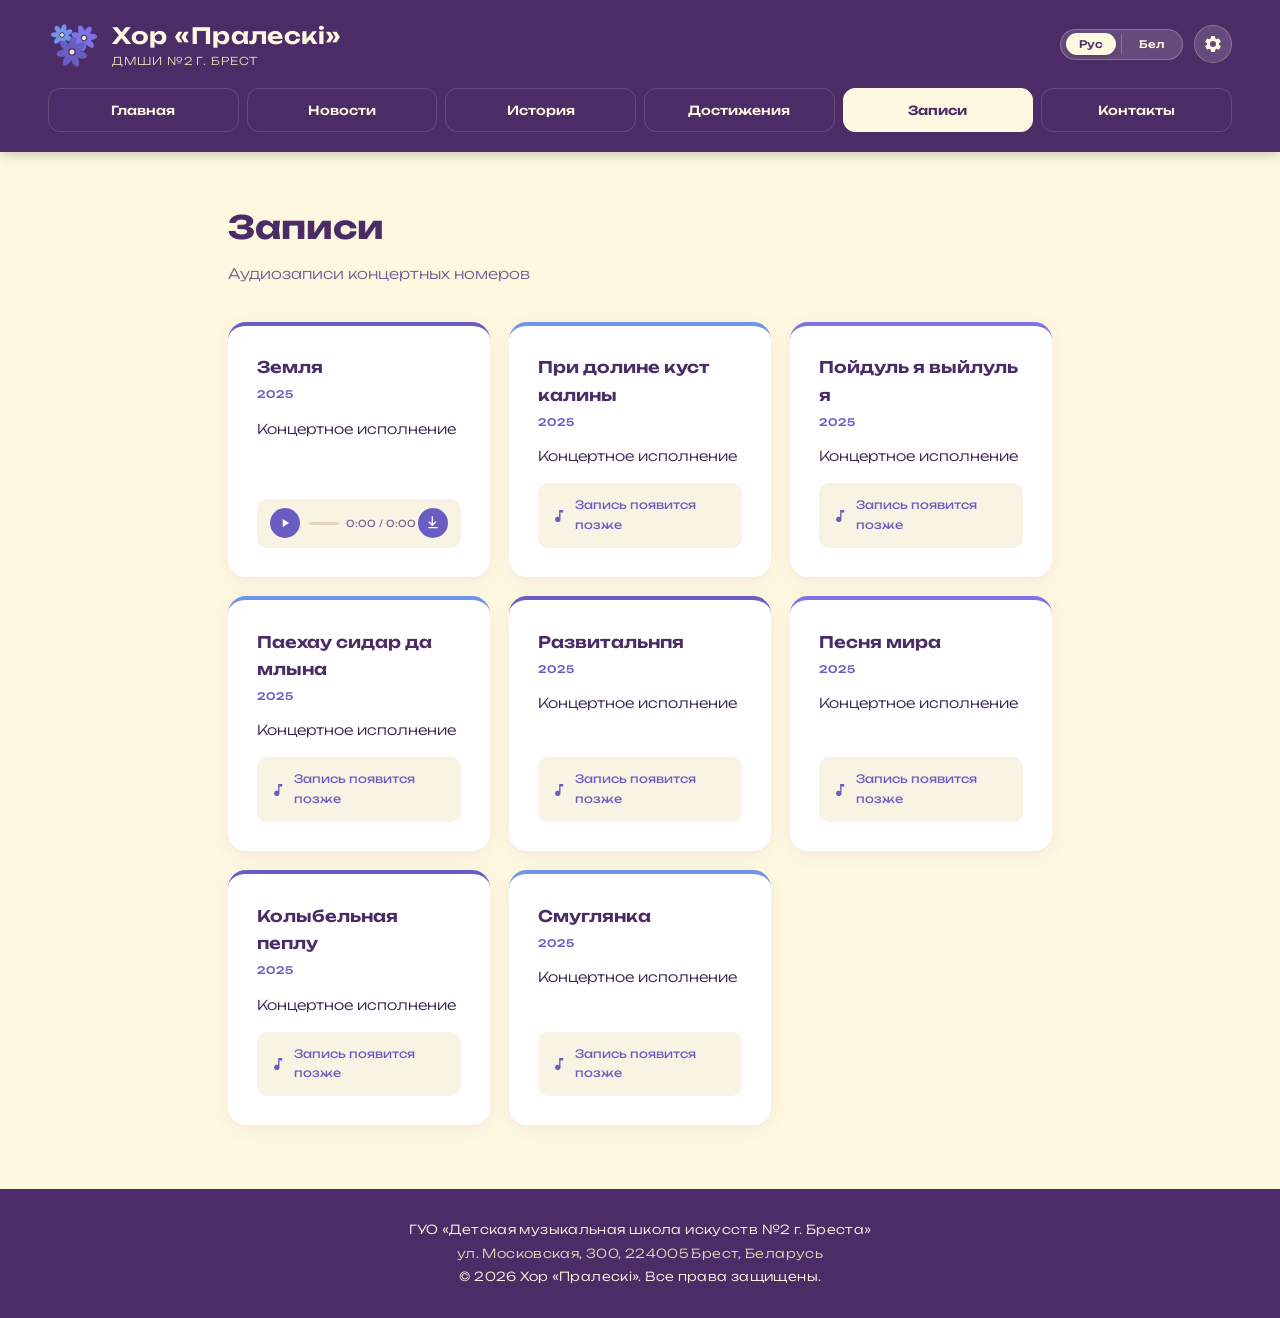
<file: recordings.html>
<!DOCTYPE html>
<html lang="ru">
<head>
  <meta charset="UTF-8">
  <meta name="viewport" content="width=device-width, initial-scale=1.0, maximum-scale=5.0, user-scalable=yes">
  <title>Записи — Хор «Пралескі» ДМШИ №2 Брест</title>
  <link rel="preconnect" href="https://fonts.googleapis.com">
  <link rel="preconnect" href="https://fonts.gstatic.com" crossorigin>
  <link href="https://fonts.googleapis.com/css2?family=Unbounded:wght@300;400;500;600;700&display=swap" rel="stylesheet">
  <style>
    :root {
      --bg-body:#FFF8E1;--bg-header:#4B2C66;--bg-footer:#4B2C66;--bg-card:#ffffff;--bg-recording-card:#ffffff;--bg-placeholder:#F9F3E3;--audio-bg:#F9F3E3;
      --text-primary:#4B2C66;--text-secondary:#3A2550;--text-muted:#7A6393;--text-header:#FFF8E1;--text-footer:#FFF8E1;--text-footer-address:#E6D5B8;
      --border-card:#F0E6C8;--shadow:rgba(75,44,102,0.07);--shadow-hover:rgba(75,44,102,0.12);
      --nav-hover-bg:rgba(255,248,225,0.1);--nav-border:rgba(255,248,225,0.15);
      --btn-toggle-bg:rgba(255,255,255,0.15);--btn-toggle-hover:rgba(255,255,255,0.25);--btn-toggle-border:rgba(255,248,225,0.25);
      --btn-toggle-color:#FFF8E1;--btn-toggle-active-bg:#FFF8E1;--btn-toggle-active-color:#4B2C66;
      --card-border-top:#6A5DC2;--card-border-top-2:#6E95E8;--card-border-top-3:#7D73E6;--placeholder-color:#6A5DC2;
      --download-btn-bg:#6A5DC2;--download-btn-hover:#5a4fb0;--download-btn-text:#ffffff;--progress-bg:#E6D5B8;--progress-fill:#6A5DC2;--font-scale:1;
    }
    @media (prefers-color-scheme: dark) {
      :root:not([data-theme="light"]) {
        --bg-body:#2C1F3A;--bg-header:#1F1429;--bg-footer:#1F1429;--bg-card:#3A2A4A;--bg-recording-card:#3A2A4A;--bg-placeholder:#4A3A5A;--audio-bg:#4A3A5A;
        --text-primary:#F0E6C8;--text-secondary:#D8CBB5;--text-muted:#B09BB0;--text-header:#FFF8E1;--text-footer:#FFF8E1;--text-footer-address:#B09BB0;
        --border-card:#5A4A6A;--shadow:rgba(0,0,0,0.3);--shadow-hover:rgba(0,0,0,0.4);
        --nav-hover-bg:rgba(255,248,225,0.08);--nav-border:rgba(255,248,225,0.1);
        --btn-toggle-bg:rgba(255,248,225,0.10);--btn-toggle-hover:rgba(255,248,225,0.20);--btn-toggle-border:rgba(255,248,225,0.15);
        --btn-toggle-color:#F0E6C8;--btn-toggle-active-bg:#F0E6C8;--btn-toggle-active-color:#2C1F3A;
        --card-border-top:#B09BB0;--placeholder-color:#B09BB0;
        --download-btn-bg:#B09BB0;--download-btn-hover:#c4b0c4;--download-btn-text:#2C1F3A;--progress-bg:#5A4A6A;--progress-fill:#B09BB0;
      }
    }
    [data-theme="dark"] {
      --bg-body:#2C1F3A;--bg-header:#1F1429;--bg-footer:#1F1429;--bg-card:#3A2A4A;--bg-recording-card:#3A2A4A;--bg-placeholder:#4A3A5A;--audio-bg:#4A3A5A;
      --text-primary:#F0E6C8;--text-secondary:#D8CBB5;--text-muted:#B09BB0;--text-header:#FFF8E1;--text-footer:#FFF8E1;--text-footer-address:#B09BB0;
      --border-card:#5A4A6A;--shadow:rgba(0,0,0,0.3);--shadow-hover:rgba(0,0,0,0.4);
      --nav-hover-bg:rgba(255,248,225,0.08);--nav-border:rgba(255,248,225,0.1);
      --btn-toggle-bg:rgba(255,248,225,0.10);--btn-toggle-hover:rgba(255,248,225,0.20);--btn-toggle-border:rgba(255,248,225,0.15);
      --btn-toggle-color:#F0E6C8;--btn-toggle-active-bg:#F0E6C8;--btn-toggle-active-color:#2C1F3A;
      --card-border-top:#B09BB0;--placeholder-color:#B09BB0;
      --download-btn-bg:#B09BB0;--download-btn-hover:#c4b0c4;--download-btn-text:#2C1F3A;--progress-bg:#5A4A6A;--progress-fill:#B09BB0;
    }
    [data-theme="light"] {
      --bg-body:#FFF8E1;--bg-header:#4B2C66;--bg-footer:#4B2C66;--bg-card:#ffffff;--bg-recording-card:#ffffff;--bg-placeholder:#F9F3E3;--audio-bg:#F9F3E3;
      --text-primary:#4B2C66;--text-secondary:#3A2550;--text-muted:#7A6393;--text-header:#FFF8E1;--text-footer:#FFF8E1;--text-footer-address:#E6D5B8;
      --border-card:#F0E6C8;--shadow:rgba(75,44,102,0.07);--shadow-hover:rgba(75,44,102,0.12);
      --nav-hover-bg:rgba(255,248,225,0.1);--nav-border:rgba(255,248,225,0.15);
      --btn-toggle-bg:rgba(255,255,255,0.15);--btn-toggle-hover:rgba(255,255,255,0.25);--btn-toggle-border:rgba(255,248,225,0.25);
      --btn-toggle-color:#FFF8E1;--btn-toggle-active-bg:#FFF8E1;--btn-toggle-active-color:#4B2C66;
      --card-border-top:#6A5DC2;--placeholder-color:#6A5DC2;
      --download-btn-bg:#6A5DC2;--download-btn-hover:#5a4fb0;--download-btn-text:#ffffff;--progress-bg:#E6D5B8;--progress-fill:#6A5DC2;
    }
    *{margin:0;padding:0;box-sizing:border-box;-webkit-tap-highlight-color:transparent}
    html{font-size:calc(16px * var(--font-scale))}
    body{background:var(--bg-body);font-family:'Unbounded',sans-serif;color:var(--text-primary);line-height:1.7;min-height:100vh;display:flex;flex-direction:column}
    a{text-decoration:none;color:inherit}ul{list-style:none}
    button{-webkit-tap-highlight-color:transparent;outline:none;border:none;background:none;cursor:pointer;font-family:inherit}
    .site-header{background:var(--bg-header);padding:1.2rem 3rem;display:flex;flex-direction:column;gap:1.2rem;box-shadow:0 3px 12px rgba(0,0,0,.2)}
    .header-top{display:flex;align-items:center;justify-content:space-between;gap:.9rem}
    .header-left{display:flex;align-items:center;gap:.9rem}
    .logo-icon{width:50px;height:50px;flex-shrink:0}
    .site-title{font-size:1.4rem;font-weight:600;color:var(--text-header);letter-spacing:.02em;line-height:1.3}
    .site-title small{display:block;font-size:.68rem;font-weight:300;color:var(--text-footer-address);letter-spacing:.08em;margin-top:4px;text-transform:uppercase}
    .header-controls{display:flex;align-items:center;gap:.7rem;flex-shrink:0;position:relative}
    .toggle-group{display:flex;align-items:center;gap:.3rem;background:var(--btn-toggle-bg);border-radius:30px;padding:.2rem .3rem;border:1px solid var(--btn-toggle-border)}
    .toggle-btn{padding:.3rem .8rem;border-radius:30px;font-size:.65rem;font-weight:500;color:var(--btn-toggle-color);white-space:nowrap}
    .toggle-btn:hover{background:var(--btn-toggle-hover)}
    .toggle-btn.active{background:var(--btn-toggle-active-bg);color:var(--btn-toggle-active-color);box-shadow:0 2px 6px rgba(0,0,0,.15)}
    .toggle-separator{width:1px;height:20px;background:var(--btn-toggle-border)}
    .settings-btn{width:38px;height:38px;border-radius:50%;background:var(--btn-toggle-bg);border:1px solid var(--btn-toggle-border);display:flex;align-items:center;justify-content:center;color:var(--btn-toggle-color)}
    .settings-btn:hover{background:var(--btn-toggle-hover)}
    .settings-btn svg{width:20px;height:20px;fill:currentColor}
    .settings-panel{position:absolute;top:100%;right:0;margin-top:8px;background:var(--bg-card);border:1px solid var(--border-card);border-radius:14px;padding:1rem;box-shadow:0 8px 24px var(--shadow-hover);min-width:220px;z-index:100;display:none;color:var(--text-primary)}
    .settings-panel.open{display:block}
    .settings-panel h4{font-size:.75rem;font-weight:600;margin-bottom:.6rem;color:var(--text-muted);text-transform:uppercase;letter-spacing:.05em}
    .settings-row{display:flex;gap:.4rem;margin-bottom:1rem;flex-wrap:wrap}
    .settings-option{flex:1;min-width:60px;padding:.45rem .5rem;border-radius:10px;font-size:.68rem;font-weight:500;text-align:center;background:var(--bg-body);border:1px solid var(--border-card);color:var(--text-primary)}
    .settings-option.active{background:var(--btn-toggle-active-bg);color:var(--btn-toggle-active-color);border-color:transparent}
    .settings-option:hover:not(.active){background:var(--nav-hover-bg)}
    .main-nav{width:100%}
    .nav-list{display:grid;grid-template-columns:repeat(6,1fr);gap:.5rem}
    .nav-list a{display:block;text-align:center;padding:.65rem .5rem;font-size:.78rem;font-weight:500;color:var(--text-footer);border-radius:12px;border:1px solid var(--nav-border)}
    .nav-list a:hover{background:var(--nav-hover-bg);border-color:rgba(255,248,225,.3)}
    .nav-list a.active-page{color:var(--btn-toggle-active-color);font-weight:600;background:var(--btn-toggle-active-bg);border-color:var(--btn-toggle-active-bg)}
    .main-content{flex:1;padding:3rem 3rem 4rem;max-width:920px;margin:0 auto;width:100%}
    .page-title{font-size:2rem;font-weight:700;color:var(--text-primary);margin-bottom:.5rem}
    .page-subtitle{font-size:.9rem;font-weight:300;color:var(--text-muted);margin-bottom:2.2rem}
    .recordings-grid{display:grid;grid-template-columns:repeat(auto-fit,minmax(250px,1fr));gap:1.2rem}
    .recording-card{background:var(--bg-recording-card);border-radius:18px;padding:1.8rem;box-shadow:0 4px 18px var(--shadow);border-top:4px solid var(--card-border-top);display:flex;flex-direction:column}
    .recording-card:nth-child(2n){border-top-color:var(--card-border-top-2)}
    .recording-card:nth-child(3n){border-top-color:var(--card-border-top-3)}
    .recording-title{font-size:1rem;font-weight:600;color:var(--text-primary);margin-bottom:.3rem}
    .recording-date{font-size:.65rem;font-weight:500;color:var(--placeholder-color);text-transform:uppercase;letter-spacing:.1em;margin-bottom:.8rem}
    .recording-desc{font-size:.85rem;font-weight:300;color:var(--text-secondary);line-height:1.7;flex:1;margin-bottom:1rem}
    .placeholder-block{background:var(--bg-placeholder);border-radius:10px;padding:.8rem;display:flex;align-items:center;justify-content:center;gap:.5rem;font-size:.72rem;font-weight:400;color:var(--placeholder-color);margin-top:auto}
    .placeholder-block svg{width:18px;height:18px;fill:var(--placeholder-color)}
    .audio-block{background:var(--audio-bg);border-radius:10px;padding:.6rem .8rem;margin-top:auto;display:flex;align-items:center;gap:.6rem;min-width:0}
    .play-btn{background:var(--download-btn-bg);border-radius:50%;width:30px;height:30px;display:flex;align-items:center;justify-content:center;color:var(--download-btn-text);flex-shrink:0;padding:0}
    .play-btn:hover{background:var(--download-btn-hover)}
    .play-btn svg{width:14px;height:14px;fill:currentColor}
    .play-btn .pause-icon{display:none}
    .play-btn.playing .play-icon{display:none}
    .play-btn.playing .pause-icon{display:block}
    .progress-container{flex:1;display:flex;align-items:center;gap:.4rem;min-width:0}
    .progress-bar{flex:1;height:3px;background:var(--progress-bg);border-radius:2px;cursor:pointer;position:relative;min-width:30px}
    .progress-fill{height:100%;background:var(--progress-fill);border-radius:2px;width:0%}
    .time-label{font-size:.6rem;font-weight:400;color:var(--text-muted);white-space:nowrap;min-width:42px;text-align:right}
    .round-download-btn{width:30px;height:30px;border-radius:50%;background:var(--download-btn-bg);color:var(--download-btn-text);display:flex;align-items:center;justify-content:center;flex-shrink:0}
    .round-download-btn:hover{background:var(--download-btn-hover)}
    .round-download-btn svg{width:16px;height:16px;fill:currentColor}
    .site-footer{background:var(--bg-footer);color:var(--text-footer);text-align:center;padding:1.8rem 1.5rem;font-size:.78rem;font-weight:300;letter-spacing:.03em;margin-top:auto;line-height:1.9}
    .site-footer .footer-address{color:var(--text-footer-address)}
    @media(max-width:900px){
      .site-header{padding:1.2rem 1.4rem}.header-top{flex-wrap:wrap;gap:.6rem}.header-left{flex:1 1 auto}.header-controls{margin-left:auto}
      .site-title{font-size:1.1rem}.site-title small{font-size:.6rem}.nav-list{grid-template-columns:repeat(3,1fr)}
      .nav-list a{padding:.55rem .4rem;font-size:.72rem}.main-content{padding:2rem 1.4rem 2.5rem}.page-title{font-size:1.7rem}
    }
  </style>
</head>
<body>
  <header class="site-header">
    <div class="header-top">
      <div class="header-left">
        <svg viewBox="0 0 100 100" xmlns="http://www.w3.org/2000/svg" class="logo-icon" aria-label="Логотип хора Пралескі">
          <g transform="translate(28,32) scale(0.65) rotate(15)"><ellipse cx="0" cy="-18" rx="8" ry="16" fill="#6E95E8"/><ellipse cx="0" cy="-18" rx="8" ry="16" fill="#6E95E8" transform="rotate(51)"/><ellipse cx="0" cy="-18" rx="8" ry="16" fill="#6E95E8" transform="rotate(102)"/><ellipse cx="0" cy="-18" rx="8" ry="16" fill="#6E95E8" transform="rotate(154)"/><ellipse cx="0" cy="-18" rx="8" ry="16" fill="#6E95E8" transform="rotate(206)"/><ellipse cx="0" cy="-18" rx="8" ry="16" fill="#6E95E8" transform="rotate(257)"/><ellipse cx="0" cy="-18" rx="8" ry="16" fill="#6E95E8" transform="rotate(308)"/><circle cx="0" cy="0" r="8" fill="#4B2C66"/><circle cx="0" cy="0" r="5.5" fill="#F0E6C8"/></g>
          <g transform="translate(72,38) scale(0.78) rotate(-20)"><ellipse cx="0" cy="-18" rx="8" ry="16" fill="#7D73E6"/><ellipse cx="0" cy="-18" rx="8" ry="16" fill="#7D73E6" transform="rotate(51)"/><ellipse cx="0" cy="-18" rx="8" ry="16" fill="#7D73E6" transform="rotate(102)"/><ellipse cx="0" cy="-18" rx="8" ry="16" fill="#7D73E6" transform="rotate(154)"/><ellipse cx="0" cy="-18" rx="8" ry="16" fill="#7D73E6" transform="rotate(206)"/><ellipse cx="0" cy="-18" rx="8" ry="16" fill="#7D73E6" transform="rotate(257)"/><ellipse cx="0" cy="-18" rx="8" ry="16" fill="#7D73E6" transform="rotate(308)"/><circle cx="0" cy="0" r="8" fill="#4B2C66"/><circle cx="0" cy="0" r="5.5" fill="#F0E6C8"/></g>
          <g transform="translate(48,66) scale(0.92) rotate(5)"><ellipse cx="0" cy="-18" rx="8" ry="16" fill="#6A5DC2"/><ellipse cx="0" cy="-18" rx="8" ry="16" fill="#6A5DC2" transform="rotate(51)"/><ellipse cx="0" cy="-18" rx="8" ry="16" fill="#6A5DC2" transform="rotate(102)"/><ellipse cx="0" cy="-18" rx="8" ry="16" fill="#6A5DC2" transform="rotate(154)"/><ellipse cx="0" cy="-18" rx="8" ry="16" fill="#6A5DC2" transform="rotate(206)"/><ellipse cx="0" cy="-18" rx="8" ry="16" fill="#6A5DC2" transform="rotate(257)"/><ellipse cx="0" cy="-18" rx="8" ry="16" fill="#6A5DC2" transform="rotate(308)"/><circle cx="0" cy="0" r="8" fill="#4B2C66"/><circle cx="0" cy="0" r="5.5" fill="#F0E6C8"/></g>
        </svg>
        <div class="site-title"><span data-lang-key="site-title">Хор «Пралескі»</span><small data-lang-key="site-subtitle">ДМШИ №2 г. Брест</small></div>
      </div>
      <div class="header-controls">
        <div class="toggle-group" role="group" aria-label="Выбор языка">
          <button class="toggle-btn active" data-lang-btn="ru">Рус</button><span class="toggle-separator"></span><button class="toggle-btn" data-lang-btn="be">Бел</button>
        </div>
        <button class="settings-btn" id="settingsBtn" aria-label="Настройки" title="Настройки">
          <svg viewBox="0 0 24 24"><path d="M19.14 12.94c.04-.31.06-.63.06-.94 0-.31-.02-.63-.06-.94l2.03-1.58a.49.49 0 0 0 .12-.61l-1.92-3.32a.49.49 0 0 0-.59-.22l-2.39.96c-.5-.38-1.03-.7-1.62-.94l-.36-2.54a.48.48 0 0 0-.48-.41h-3.84c-.24 0-.43.17-.47.41l-.36 2.54c-.59.24-1.13.57-1.62.94l-2.39-.96a.49.49 0 0 0-.59.22L2.74 8.87a.49.49 0 0 0 .12.61l2.03 1.58c-.04.31-.06.63-.06.94s.02.63.06.94l-2.03 1.58a.49.49 0 0 0-.12.61l1.92 3.32c.12.22.37.29.59.22l2.39-.96c.5.38 1.03.7 1.62.94l.36 2.54c.05.24.24.41.48.41h3.84c.24 0 .44-.17.47-.41l.36-2.54c.59-.24 1.13-.56 1.62-.94l2.39.96c.22.08.47 0 .59-.22l1.92-3.32a.49.49 0 0 0-.12-.61l-2.01-1.58zM12 15.6A3.6 3.6 0 1 1 12 8.4a3.6 3.6 0 0 1 0 7.2z"/></svg>
        </button>
        <div class="settings-panel" id="settingsPanel">
          <h4>Тема</h4>
          <div class="settings-row">
            <button class="settings-option" data-theme="system">Системная</button>
            <button class="settings-option" data-theme="light"><svg width="14" height="14" viewBox="0 0 24 24" style="vertical-align:-2px;margin-right:3px"><circle cx="12" cy="12" r="5" fill="currentColor"/><path d="M12 1v2M12 21v2M4.22 4.22l1.42 1.42M18.36 18.36l1.42 1.42M1 12h2M21 12h2M4.22 19.78l1.42-1.42M18.36 5.64l1.42-1.42" stroke="currentColor" stroke-width="2" fill="none"/></svg>Свет</button>
            <button class="settings-option" data-theme="dark"><svg width="14" height="14" viewBox="0 0 24 24" style="vertical-align:-2px;margin-right:3px"><path d="M21 12.79A9 9 0 1 1 11.21 3 7 7 0 0 0 21 12.79z" fill="currentColor"/></svg>Тём</button>
          </div>
          <h4>Размер шрифта</h4>
          <div class="settings-row">
            <button class="settings-option" data-font="0.9">Мелкий</button>
            <button class="settings-option" data-font="1">Обычный</button>
            <button class="settings-option" data-font="1.15">Крупный</button>
          </div>
        </div>
      </div>
    </div>
    <nav class="main-nav" aria-label="Основное меню">
      <ul class="nav-list">
        <li><a href="index.html" data-lang-key="nav-home">Главная</a></li>
        <li><a href="news.html" data-lang-key="nav-news">Новости</a></li>
        <li><a href="history.html" data-lang-key="nav-history">История</a></li>
        <li><a href="achievements.html" data-lang-key="nav-achievements">Достижения</a></li>
        <li><a href="recordings.html" class="active-page" data-lang-key="nav-recordings">Записи</a></li>
        <li><a href="contacts.html" data-lang-key="nav-contacts">Контакты</a></li>
      </ul>
    </nav>
  </header>
  <main class="main-content">
    <h1 class="page-title" data-lang-key="page-title">Записи</h1>
    <p class="page-subtitle" data-lang-key="page-subtitle">Аудиозаписи концертных номеров</p>
    <div class="recordings-grid">
      <div class="recording-card">
        <div class="recording-title" data-lang-key="rec-title6">Земля</div>
        <div class="recording-date">2025</div>
        <div class="recording-desc" data-lang-key="rec-desc">Концертное исполнение</div>
        <div class="audio-block" id="audio-block-6">
          <button class="play-btn" id="play-btn-6" aria-label="Воспроизвести">
            <svg class="play-icon" viewBox="0 0 24 24"><path d="M8 5v14l11-7z"/></svg>
            <svg class="pause-icon" viewBox="0 0 24 24"><path d="M6 19h4V5H6v14zm8-14v14h4V5h-4z"/></svg>
          </button>
          <div class="progress-container">
            <div class="progress-bar" id="progress-bar-6"><div class="progress-fill" id="progress-fill-6"></div></div>
            <span class="time-label" id="time-label-6">0:00 / 0:00</span>
          </div>
          <a class="round-download-btn" href="InShot_20260713_180244594.mp3" download aria-label="Скачать">
            <svg viewBox="0 0 24 24"><path d="M5 20h14v-2H5v2zm7-18v11l3.5-3.5 1.4 1.4-5.9 5.9-5.9-5.9 1.4-1.4L10 13V2z"/></svg>
          </a>
          <audio id="audio-6" src="InShot_20260713_180244594.mp3" preload="metadata"></audio>
        </div>
      </div>
      <div class="recording-card">
        <div class="recording-title" data-lang-key="rec-title1">При долине куст калины</div>
        <div class="recording-date">2025</div>
        <div class="recording-desc" data-lang-key="rec-desc">Концертное исполнение</div>
        <div class="placeholder-block"><svg viewBox="0 0 24 24"><path d="M12 3v10.55A4 4 0 1 0 14 17V7h4V3h-6z"/></svg><span data-lang-key="placeholder-text">Запись появится позже</span></div>
      </div>
      <div class="recording-card">
        <div class="recording-title" data-lang-key="rec-title2">Пойдуль я выйлуль я</div>
        <div class="recording-date">2025</div>
        <div class="recording-desc" data-lang-key="rec-desc">Концертное исполнение</div>
        <div class="placeholder-block"><svg viewBox="0 0 24 24"><path d="M12 3v10.55A4 4 0 1 0 14 17V7h4V3h-6z"/></svg><span data-lang-key="placeholder-text">Запись появится позже</span></div>
      </div>
      <div class="recording-card">
        <div class="recording-title" data-lang-key="rec-title3">Паехау сидар да млына</div>
        <div class="recording-date">2025</div>
        <div class="recording-desc" data-lang-key="rec-desc">Концертное исполнение</div>
        <div class="placeholder-block"><svg viewBox="0 0 24 24"><path d="M12 3v10.55A4 4 0 1 0 14 17V7h4V3h-6z"/></svg><span data-lang-key="placeholder-text">Запись появится позже</span></div>
      </div>
      <div class="recording-card">
        <div class="recording-title" data-lang-key="rec-title4">Развитальнпя</div>
        <div class="recording-date">2025</div>
        <div class="recording-desc" data-lang-key="rec-desc">Концертное исполнение</div>
        <div class="placeholder-block"><svg viewBox="0 0 24 24"><path d="M12 3v10.55A4 4 0 1 0 14 17V7h4V3h-6z"/></svg><span data-lang-key="placeholder-text">Запись появится позже</span></div>
      </div>
      <div class="recording-card">
        <div class="recording-title" data-lang-key="rec-title5">Песня мира</div>
        <div class="recording-date">2025</div>
        <div class="recording-desc" data-lang-key="rec-desc">Концертное исполнение</div>
        <div class="placeholder-block"><svg viewBox="0 0 24 24"><path d="M12 3v10.55A4 4 0 1 0 14 17V7h4V3h-6z"/></svg><span data-lang-key="placeholder-text">Запись появится позже</span></div>
      </div>
      <div class="recording-card">
        <div class="recording-title" data-lang-key="rec-title7">Колыбельная пеплу</div>
        <div class="recording-date">2025</div>
        <div class="recording-desc" data-lang-key="rec-desc">Концертное исполнение</div>
        <div class="placeholder-block"><svg viewBox="0 0 24 24"><path d="M12 3v10.55A4 4 0 1 0 14 17V7h4V3h-6z"/></svg><span data-lang-key="placeholder-text">Запись появится позже</span></div>
      </div>
      <div class="recording-card">
        <div class="recording-title" data-lang-key="rec-title8">Смуглянка</div>
        <div class="recording-date">2025</div>
        <div class="recording-desc" data-lang-key="rec-desc">Концертное исполнение</div>
        <div class="placeholder-block"><svg viewBox="0 0 24 24"><path d="M12 3v10.55A4 4 0 1 0 14 17V7h4V3h-6z"/></svg><span data-lang-key="placeholder-text">Запись появится позже</span></div>
      </div>
    </div>
  </main>
  <footer class="site-footer">
    <p data-lang-key="footer-school">ГУО «Детская музыкальная школа искусств №2 г. Бреста»</p>
    <p class="footer-address" data-lang-key="footer-address">ул. Московская, 300, 224005 Брест, Беларусь</p>
    <p data-lang-key="footer-copyright">&copy; 2026 Хор «Пралескі». Все права защищены.</p>
  </footer>
  <script>
    (function(){
      const root=document.documentElement,settingsBtn=document.getElementById('settingsBtn'),settingsPanel=document.getElementById('settingsPanel');
      function applyTheme(t){if(t==='system')root.removeAttribute('data-theme');else root.setAttribute('data-theme',t);localStorage.setItem('pra-theme',t);document.querySelectorAll('[data-theme]').forEach(b=>b.classList.toggle('active',b.getAttribute('data-theme')===t));}
      function applyFont(s){root.style.setProperty('--font-scale',s);localStorage.setItem('pra-font',s);document.querySelectorAll('[data-font]').forEach(b=>b.classList.toggle('active',b.getAttribute('data-font')===s));}
      applyTheme(localStorage.getItem('pra-theme')||'system');applyFont(localStorage.getItem('pra-font')||'1');
      settingsBtn.addEventListener('click',e=>{e.stopPropagation();settingsPanel.classList.toggle('open');});
      document.addEventListener('click',()=>settingsPanel.classList.remove('open'));settingsPanel.addEventListener('click',e=>e.stopPropagation());
      document.querySelectorAll('[data-theme]').forEach(b=>b.addEventListener('click',()=>applyTheme(b.getAttribute('data-theme'))));
      document.querySelectorAll('[data-font]').forEach(b=>b.addEventListener('click',()=>applyFont(b.getAttribute('data-font'))));
      const langBtns=document.querySelectorAll('[data-lang-btn]');
      const translations={ru:{'site-title':'Хор «Пралескі»','site-subtitle':'ДМШИ №2 г. Брест','nav-home':'Главная','nav-news':'Новости','nav-history':'История','nav-achievements':'Достижения','nav-recordings':'Записи','nav-contacts':'Контакты','page-title':'Записи','page-subtitle':'Аудиозаписи концертных номеров','rec-title1':'При долине куст калины','rec-title2':'Пойдуль я выйлуль я','rec-title3':'Паехау сидар да млына','rec-title4':'Развитальнпя','rec-title5':'Песня мира','rec-title6':'Земля','rec-title7':'Колыбельная пеплу','rec-title8':'Смуглянка','rec-desc':'Концертное исполнение','placeholder-text':'Запись появится позже','footer-school':'ГУО «Детская музыкальная школа искусств №2 г. Бреста»','footer-address':'ул. Московская, 300, 224005 Брест, Беларусь','footer-copyright':'© 2026 Хор «Пралескі». Все права защищены.'},be:{'site-title':'Хор «Пралескі»','site-subtitle':'ДМШІ №2 г. Брэст','nav-home':'Галоўная','nav-news':'Навіны','nav-history':'Гісторыя','nav-achievements':'Дасягненні','nav-recordings':'Запісы','nav-contacts':'Кантакты','page-title':'Запісы','page-subtitle':'Аўдыёзапісы канцэртных нумароў','rec-title1':'Пры даліне куст каліны','rec-title2':'Пойдуль я выйлуль я','rec-title3':'Паехаў сідар да млына','rec-title4':'Развітальная','rec-title5':'Песня міру','rec-title6':'Зямля','rec-title7':'Калыханка попелу','rec-title8':'Смуглянка','rec-desc':'Канцэртнае выкананне','placeholder-text':'Запіс з’явіцца пазней','footer-school':'ДУА «Дзіцячая музычная школа мастацтваў №2 г. Брэста»','footer-address':'вул. Маскоўская, 300, 224005 Брэст, Беларусь','footer-copyright':'© 2026 Хор «Пралескі». Усе правы абаронены.'}};
      function setLanguage(l){document.querySelectorAll('[data-lang-key]').forEach(el=>{const k=el.getAttribute('data-lang-key');if(translations[l]&&translations[l][k]!==undefined)el.innerHTML=translations[l][k];});langBtns.forEach(b=>b.classList.toggle('active',b.getAttribute('data-lang-btn')===l));localStorage.setItem('pra-leski-lang',l);}
      langBtns.forEach(b=>b.addEventListener('click',()=>setLanguage(b.getAttribute('data-lang-btn'))));setLanguage(localStorage.getItem('pra-leski-lang')||'ru');

      // Аудиоплеер для "Земля"
      const audio=document.getElementById('audio-6');
      const playBtn=document.getElementById('play-btn-6');
      const progressBar=document.getElementById('progress-bar-6');
      const progressFill=document.getElementById('progress-fill-6');
      const timeLabel=document.getElementById('time-label-6');
      if(audio&&playBtn){
        playBtn.addEventListener('click',()=>{if(audio.paused){audio.play();playBtn.classList.add('playing');}else{audio.pause();playBtn.classList.remove('playing');}});
        audio.addEventListener('timeupdate',()=>{const p=(audio.currentTime/audio.duration)*100||0;progressFill.style.width=p+'%';const fmt=s=>Math.floor(s/60)+':'+('0'+Math.floor(s%60)).slice(-2);timeLabel.textContent=fmt(audio.currentTime)+' / '+(isNaN(audio.duration)?'0:00':fmt(audio.duration));});
        progressBar.addEventListener('click',e=>{const r=progressBar.getBoundingClientRect();audio.currentTime=((e.clientX-r.left)/r.width)*audio.duration;});
        audio.addEventListener('ended',()=>playBtn.classList.remove('playing'));
      }
    })();
  </script>
</body>
</html>
</file>
